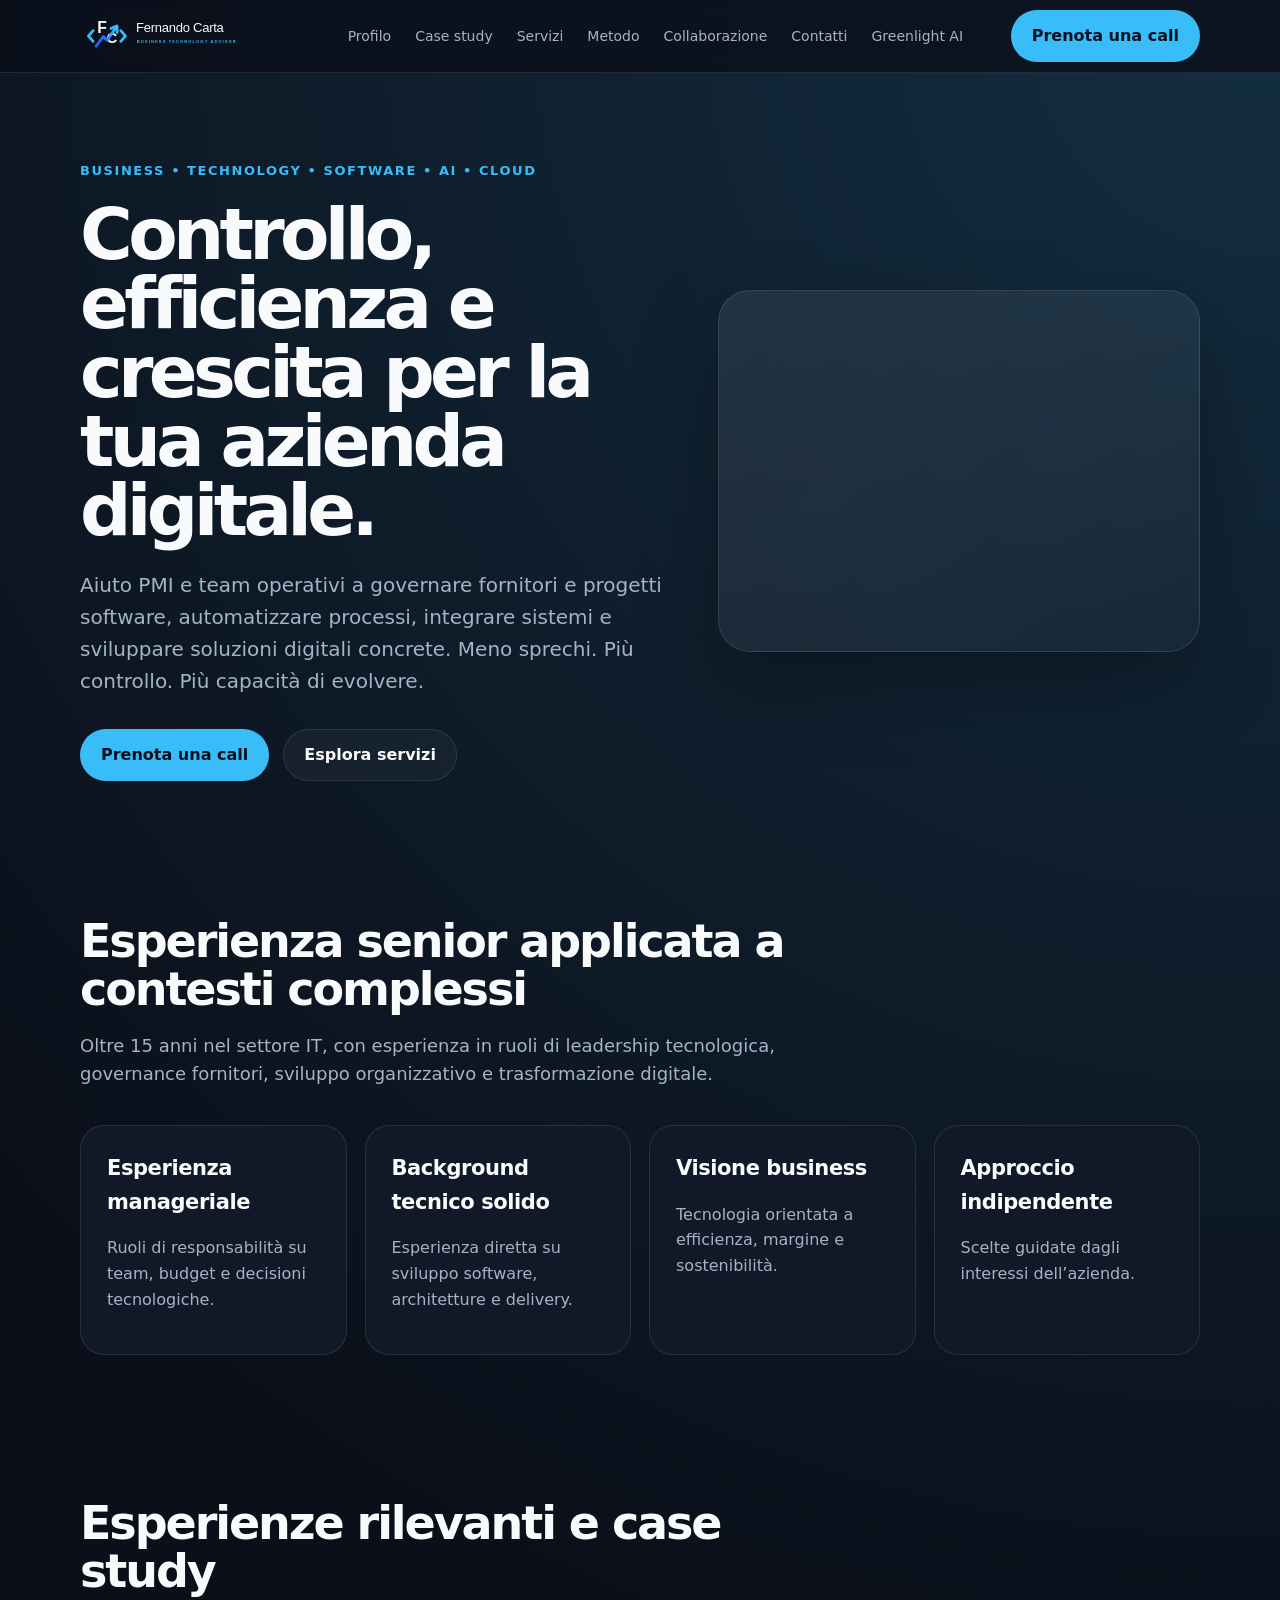
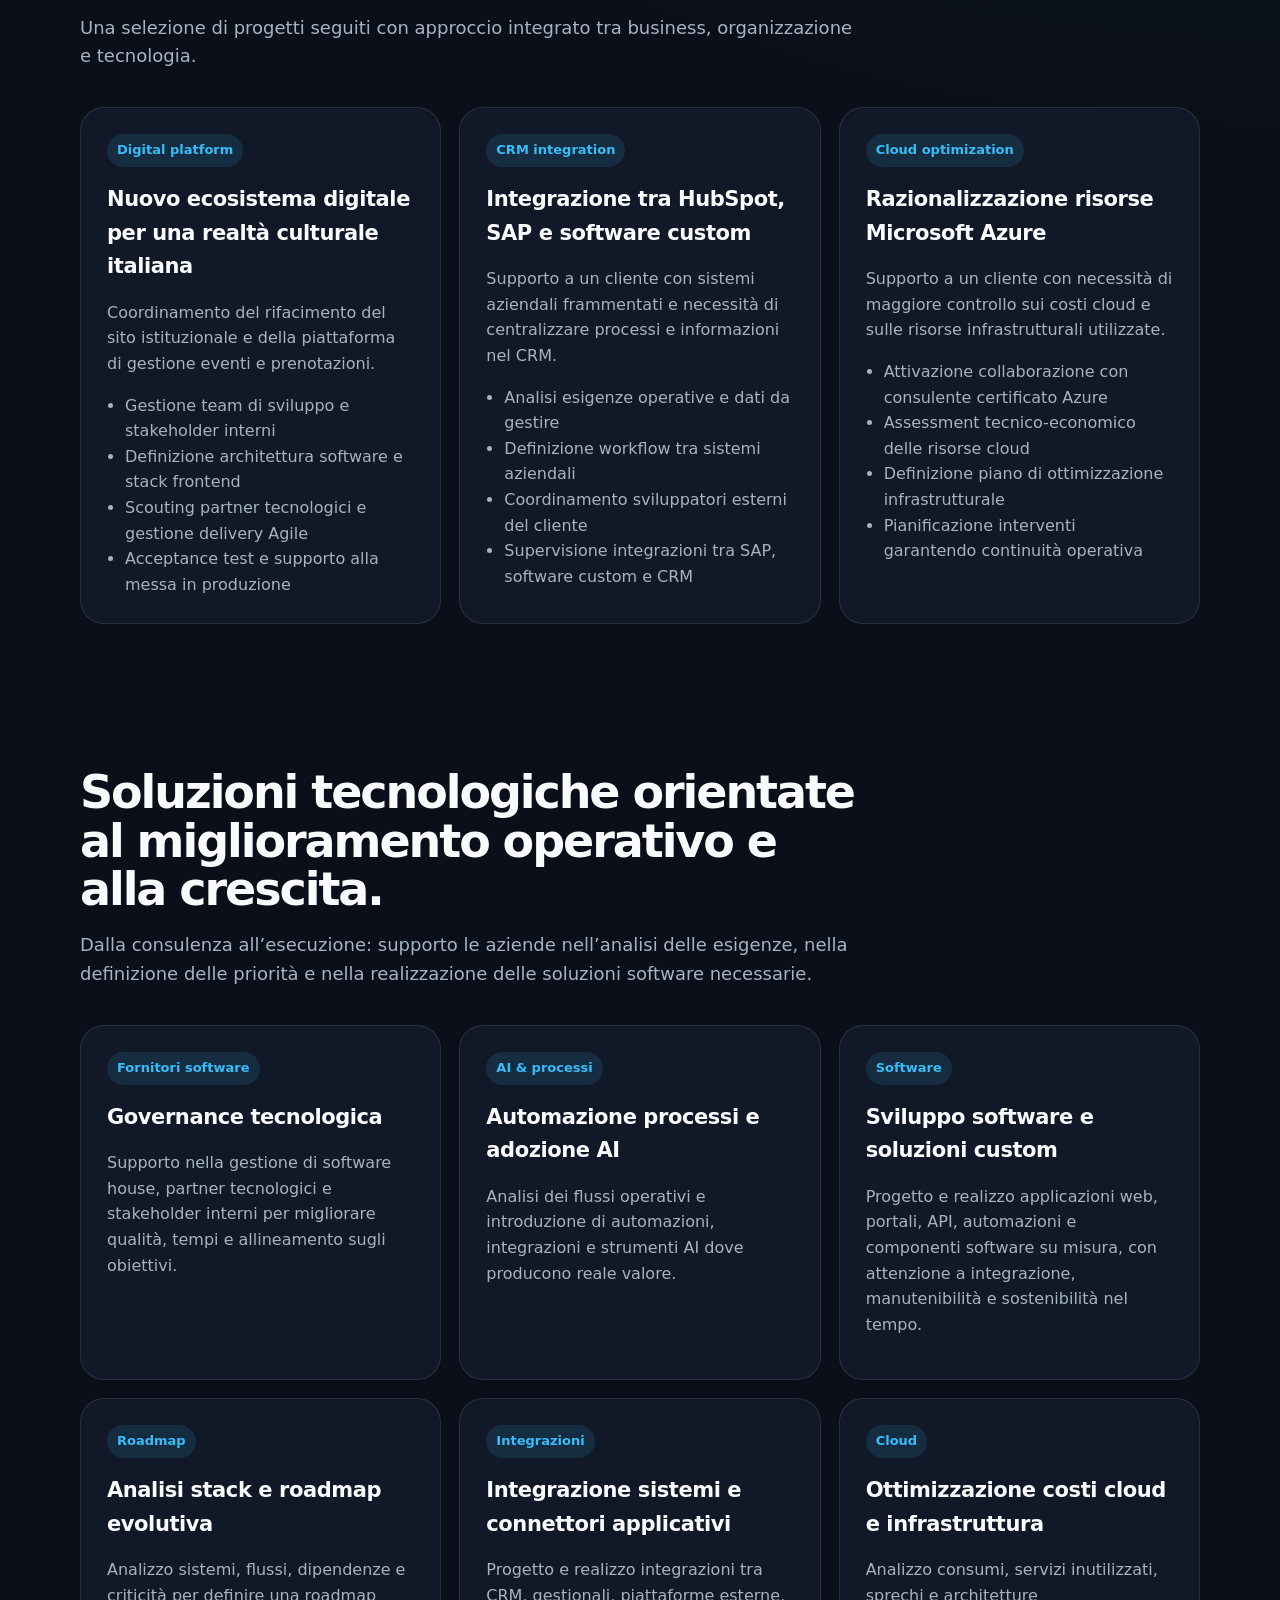
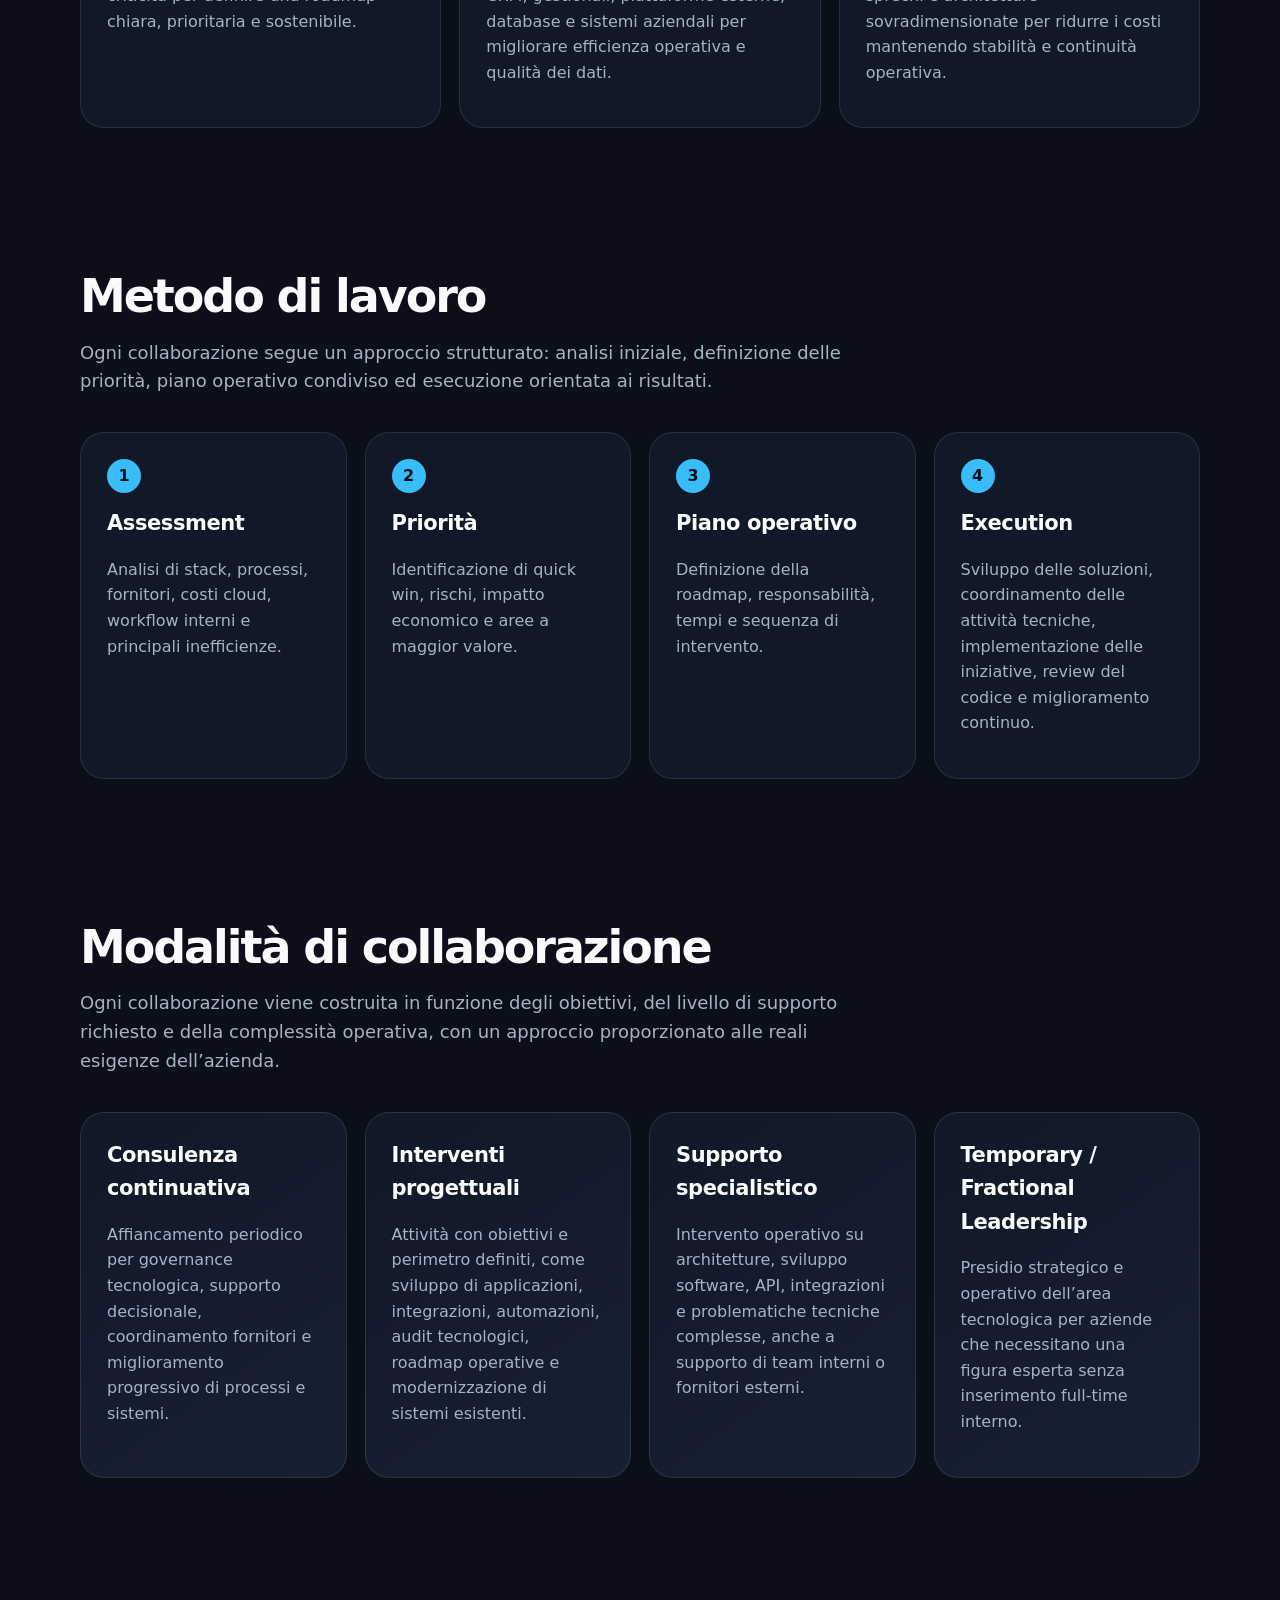
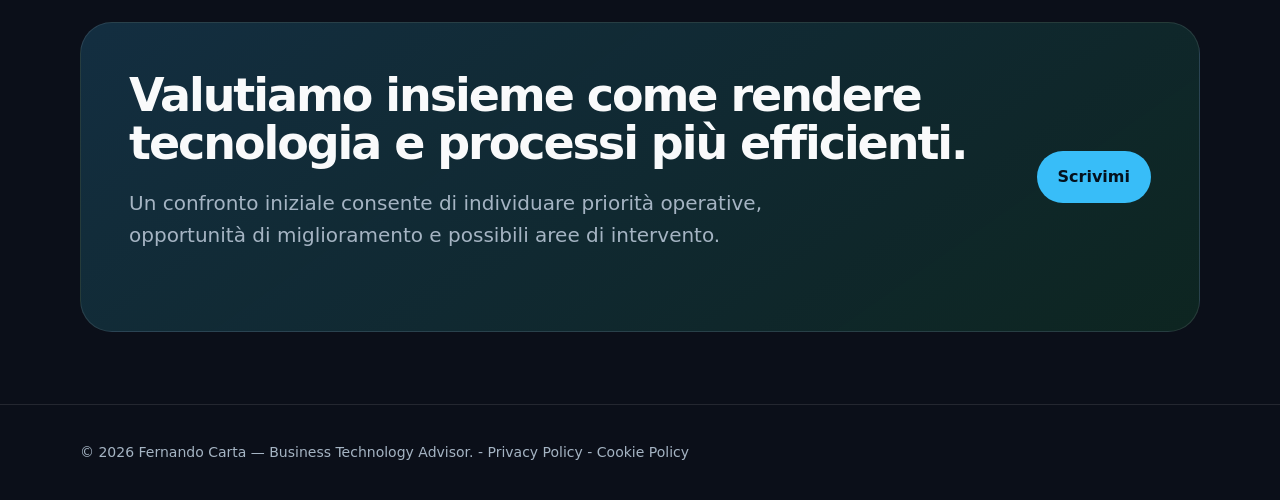
<file: index.html>
<!DOCTYPE html>
<html lang="it">
<head>
  <meta charset="UTF-8" />
  <meta name="viewport" content="width=device-width, initial-scale=1.0" />
  <title>Fernando Carta | Consulenza Tech e Sviluppo Software per PMI</title>
  <meta name="description" content="Consulenza tecnologica e sviluppo software per PMI: applicazioni custom, AI, automazione, integrazioni, cloud, roadmap e governance dei fornitori." />

  <link rel="icon" href="assets/favicons/favicon.ico" sizes="any">
  <link rel="icon" type="image/svg+xml" href="assets/favicons/favicon.svg">
  <link rel="apple-touch-icon" href="assets/favicons/apple-touch-icon.png">
  <link rel="manifest" href="assets/favicons/site.webmanifest">
  <link rel="stylesheet" href="assets/style.css">
  <script type="application/ld+json">
    {
      "@context": "https://schema.org",
      "@type": "Person",
      "name": "Fernando Carta",
      "url": "https://fernandocarta.it",
      "jobTitle": "Business Technology Advisor",
      "description": "Consulenza tecnologica e sviluppo software per PMI: applicazioni custom, AI, automazione, integrazioni, cloud, roadmap e governance dei fornitori.",
      "knowsAbout": [
        "Business Technology",
        "Artificial Intelligence",
        "Automation",
        "Cloud Optimization",
        "Digital Strategy",
        "Software Governance",
        "Software Development",
        "Web Applications",
        "API Development",
        "System Integration",
        "Legacy Modernization"
      ],
      "worksFor": {
        "@type": "Organization",
        "name": "Fernando Carta"
      },
      "areaServed": {
        "@type": "Country",
        "name": "Italy"
      }
    }
    </script>
</head>
<body>
  <header>
    <div class="container">
      <nav>
        <a class="logo-link" href="#" aria-label="Fernando Carta - homepage"><img src="assets/logo-horizontal-dark.svg" alt="Fernando Carta - Business Technology Advisor" /></a>
        <div class="nav-links">
          <a href="#credibilita">Profilo</a>
          <a href="#case-study">Case study</a>
          <a href="#servizi">Servizi</a>
          <a href="#metodo">Metodo</a>
          <a href="#offerte">Collaborazione</a>
          <a href="#contatti">Contatti</a>
          <a href="/greenlight-ai">Greenlight AI</a>
          <!-- <a href="/workai-os">Workai OS</a> -->

        </div>
        <a class="btn btn-primary" href="https://meetings-eu1.hubspot.com/fernando-carta" target="_blank" rel="noopener">Prenota una call</a>
      </nav>
    </div>
  </header>

  <main>
    <section class="hero">
      <div class="container hero-grid">
        <div>
          <div class="eyebrow">Business • Technology • Software • AI • Cloud</div>
          <h1>Controllo, efficienza e crescita per la tua azienda digitale.</h1>
          <p class="lead">
            Aiuto PMI e team operativi a governare fornitori e progetti software, automatizzare processi, integrare sistemi e sviluppare soluzioni digitali concrete. Meno sprechi. Più controllo. Più capacità di evolvere.
          </p>
          <div class="hero-actions">
            <a class="btn btn-primary" href="https://meetings-eu1.hubspot.com/fernando-carta" target="_blank" rel="noopener">Prenota una call</a>
            <a class="btn btn-secondary" href="#servizi">Esplora servizi</a>
          </div>
        </div>
        <picture class="hero-visual">
          <source media="(max-width: 880px)" srcset="assets/hero/hero-visual-mobile.jpg">
          <img
            src="assets/hero/hero-visual-desktop.jpg"
            alt="Architettura digitale astratta con strutture modulari e connessioni tecnologiche"
            width="1200"
            height="900"
            loading="eager"
            decoding="async"
          >
        </picture>
      </div>
    </section>

    <section id="credibilita">
      <div class="container">
        <div class="section-title">
          <h2>Esperienza senior applicata a contesti complessi</h2>
          <p>Oltre 15 anni nel settore IT, con esperienza in ruoli di leadership tecnologica, governance fornitori, sviluppo organizzativo e trasformazione digitale.</p>
        </div>
        <div class="grid-4">
          <div class="card">
            <h3>Esperienza manageriale</h3>
            <p>Ruoli di responsabilità su team, budget e decisioni tecnologiche.</p>
          </div>
          <div class="card">
            <h3>Background tecnico solido</h3>
            <p>Esperienza diretta su sviluppo software, architetture e delivery.</p>
          </div>
          <div class="card">
            <h3>Visione business</h3>
            <p>Tecnologia orientata a efficienza, margine e sostenibilità.</p>
          </div>
          <div class="card">
            <h3>Approccio indipendente</h3>
            <p>Scelte guidate dagli interessi dell’azienda.</p>
          </div>
        </div>
      </div>
    </section>

    <section id="case-study">
      <div class="container">
        <div class="section-title">
          <h2>Esperienze rilevanti e case study</h2>
          <p>Una selezione di progetti seguiti con approccio integrato tra business, organizzazione e tecnologia.</p>
        </div>
        <div class="grid-3">
          <div class="card">
            <span class="tag">Digital platform</span>
            <h3>Nuovo ecosistema digitale per una realtà culturale italiana</h3>
            <p>Coordinamento del rifacimento del sito istituzionale e della piattaforma di gestione eventi e prenotazioni.</p>
            <ul>
              <li>Gestione team di sviluppo e stakeholder interni</li>
              <li>Definizione architettura software e stack frontend</li>
              <li>Scouting partner tecnologici e gestione delivery Agile</li>
              <li>Acceptance test e supporto alla messa in produzione</li>
            </ul>
          </div>
          <div class="card">
            <span class="tag">CRM integration</span>
            <h3>Integrazione tra HubSpot, SAP e software custom</h3>
            <p>Supporto a un cliente con sistemi aziendali frammentati e necessità di centralizzare processi e informazioni nel CRM.</p>
            <ul>
              <li>Analisi esigenze operative e dati da gestire</li>
              <li>Definizione workflow tra sistemi aziendali</li>
              <li>Coordinamento sviluppatori esterni del cliente</li>
              <li>Supervisione integrazioni tra SAP, software custom e CRM</li>
            </ul>
          </div>
          <div class="card">
            <span class="tag">Cloud optimization</span>
            <h3>Razionalizzazione risorse Microsoft Azure</h3>
            <p>Supporto a un cliente con necessità di maggiore controllo sui costi cloud e sulle risorse infrastrutturali utilizzate.</p>
            <ul>
              <li>Attivazione collaborazione con consulente certificato Azure</li>
              <li>Assessment tecnico-economico delle risorse cloud</li>
              <li>Definizione piano di ottimizzazione infrastrutturale</li>
              <li>Pianificazione interventi garantendo continuità operativa</li>
            </ul>
          </div>
        </div>
      </div>
    </section>

    <!-- <section id="sfide">
      <div class="container">
        <div class="section-title">
          <h2>Sfide comuni nelle aziende in crescita</h2>
          <p>
            Molte aziende convivono con inefficienze operative o tecnologiche che rallentano i risultati, aumentano i costi e complicano il lavoro quotidiano.
          </p>
        </div>
        <div class="grid-3">
          <div class="card">
            <h3>I progetti avanzano lentamente</h3>
            <p>Priorità non sempre chiare, tempi estesi, dipendenze esterne e poca visibilità sull’avanzamento delle attività.</p>
          </div>
          <div class="card">
            <h3>I processi interni richiedono troppo lavoro manuale</h3>
            <p>Attività ripetitive, passaggi non necessari e dispersione di tempo su attività operative a basso valore aggiunto.</p>
          </div>
          <div class="card">
            <h3>I costi IT aumentano progressivamente</h3>
            <p>Cloud, licenze, strumenti e infrastrutture crescono nel tempo senza una strategia strutturata di controllo e ottimizzazione.</p>
          </div>
          <div class="card">
            <h3>I sistemi non comunicano in modo efficace</h3>
            <p>CRM, gestionali, piattaforme esterne e database generano duplicazioni, rallentamenti o inefficienze nei flussi operativi.</p>
          </div>
          <div class="card">
            <h3>Manca una roadmap chiara</h3>
            <p>Molte iniziative aperte, urgenze continue e difficoltà nel definire priorità sostenibili e coerenti con gli obiettivi aziendali.</p>
          </div>
          <div class="card">
            <h3>L’AI interessa, ma serve concretezza</h3>
            <p>Esiste potenziale, ma servono casi d’uso realistici, sostenibili e realmente integrabili nei processi aziendali.</p>
          </div>
        </div>
        <div class="section-title section-title-spaced">
          <p>
            Se riconosci una o più di queste dinamiche, esistono spesso margini di miglioramento significativi.
          </p>
        </div>
      </div>
    </section> -->

    <section id="servizi">
      <div class="container">
        <div class="section-title">
          <h2>Soluzioni tecnologiche orientate al miglioramento operativo e alla crescita.</h2>
          <p>Dalla consulenza all’esecuzione: supporto le aziende nell’analisi delle esigenze, nella definizione delle priorità e nella realizzazione delle soluzioni software necessarie.</p>
        </div>
        <div class="grid-3">
          <div class="card">
            <span class="tag">Fornitori software</span>
            <h3>Governance tecnologica</h3>
            <p>Supporto nella gestione di software house, partner tecnologici e stakeholder interni per migliorare qualità, tempi e allineamento sugli obiettivi.</p>
          </div>
          <div class="card">
            <span class="tag">AI & processi</span>
            <h3>Automazione processi e adozione AI</h3>
            <p>Analisi dei flussi operativi e introduzione di automazioni, integrazioni e strumenti AI dove producono reale valore.</p>
          </div>
          <div class="card">
            <span class="tag">Software</span>
            <h3>Sviluppo software e soluzioni custom</h3>
            <p>Progetto e realizzo applicazioni web, portali, API, automazioni e componenti software su misura, con attenzione a integrazione, manutenibilità e sostenibilità nel tempo.</p>
          </div>
          <div class="card">
            <span class="tag">Roadmap</span>
            <h3>Analisi stack e roadmap evolutiva</h3>
            <p>Analizzo sistemi, flussi, dipendenze e criticità per definire una roadmap chiara, prioritaria e sostenibile.</p>
          </div>
          <div class="card">
            <span class="tag">Integrazioni</span>
            <h3>Integrazione sistemi e connettori applicativi</h3>
            <p>Progetto e realizzo integrazioni tra CRM, gestionali, piattaforme esterne, database e sistemi aziendali per migliorare efficienza operativa e qualità dei dati.</p>
          </div>
          <div class="card">
            <span class="tag">Cloud</span>
            <h3>Ottimizzazione costi cloud e infrastruttura</h3>
            <p>Analizzo consumi, servizi inutilizzati, sprechi e architetture sovradimensionate per ridurre i costi mantenendo stabilità e continuità operativa.</p>
          </div>
        </div>
      </div>
    </section>

    <section id="metodo">
      <div class="container">
        <div class="section-title">
          <h2>Metodo di lavoro</h2>
          <p>Ogni collaborazione segue un approccio strutturato: analisi iniziale, definizione delle priorità, piano operativo condiviso ed esecuzione orientata ai risultati.</p>
        </div>
        <div class="grid-4 process">
          <div class="card">
            <h3>Assessment</h3>
            <p>Analisi di stack, processi, fornitori, costi cloud, workflow interni e principali inefficienze.</p>
          </div>
          <div class="card">
            <h3>Priorità</h3>
            <p>Identificazione di quick win, rischi, impatto economico e aree a maggior valore.</p>
          </div>
          <div class="card">
            <h3>Piano operativo</h3>
            <p>Definizione della roadmap, responsabilità, tempi e sequenza di intervento.</p>
          </div>
          <div class="card">
            <h3>Execution</h3>
            <p>Sviluppo delle soluzioni, coordinamento delle attività tecniche, implementazione delle iniziative, review del codice e miglioramento continuo.</p>
          </div>
        </div>
      </div>
    </section>

    <section id="offerte">
      <div class="container">
        <div class="section-title">
          <h2>Modalità di collaborazione</h2>
          <p>Ogni collaborazione viene costruita in funzione degli obiettivi, del livello di supporto richiesto e della complessità operativa, con un approccio proporzionato alle reali esigenze dell’azienda.</p>
        </div>
        <div class="grid-4">
          <div class="card offer">
            <h3>Consulenza continuativa</h3>
            <p>Affiancamento periodico per governance tecnologica, supporto decisionale, coordinamento fornitori e miglioramento progressivo di processi e sistemi.</p>
          </div>
          <div class="card offer">
            <h3>Interventi progettuali</h3>
            <p>Attività con obiettivi e perimetro definiti, come sviluppo di applicazioni, integrazioni, automazioni, audit tecnologici, roadmap operative e modernizzazione di sistemi esistenti.</p>
          </div>
          <div class="card offer">
            <h3>Supporto specialistico</h3>
            <p>Intervento operativo su architetture, sviluppo software, API, integrazioni e problematiche tecniche complesse, anche a supporto di team interni o fornitori esterni.</p>
          </div>
          <div class="card offer">
            <h3>Temporary / Fractional Leadership</h3>
            <p>Presidio strategico e operativo dell’area tecnologica per aziende che necessitano una figura esperta senza inserimento full-time interno.</p>
          </div>
        </div>
      </div>
    </section>

    <section id="contatti">
      <div class="container">
        <div class="cta">
          <div>
            <h2>Valutiamo insieme come rendere tecnologia e processi più efficienti.</h2>
            <p class="lead">Un confronto iniziale consente di individuare priorità operative, opportunità di miglioramento e possibili aree di intervento.</p>
          </div>
          <a class="btn btn-primary" href="mailto:fernando.carta@gmail.com">Scrivimi</a>
        </div>
      </div>
    </section>
  </main>

  <footer>
    <div class="container">
      © 2026 Fernando Carta — Business Technology Advisor. <!-- P.IVA: -->
      <a href="/privacy-policy"> - Privacy Policy</a>
      <a href="/cookie-policy"> - Cookie Policy</a>
    </div>
  </footer>
<!-- Start of HubSpot Embed Code -->
  <script type="text/javascript" id="hs-script-loader" async defer src="//js-eu1.hs-scripts.com/148210624.js"></script>
<!-- End of HubSpot Embed Code -->
</body>
</html>
</file>
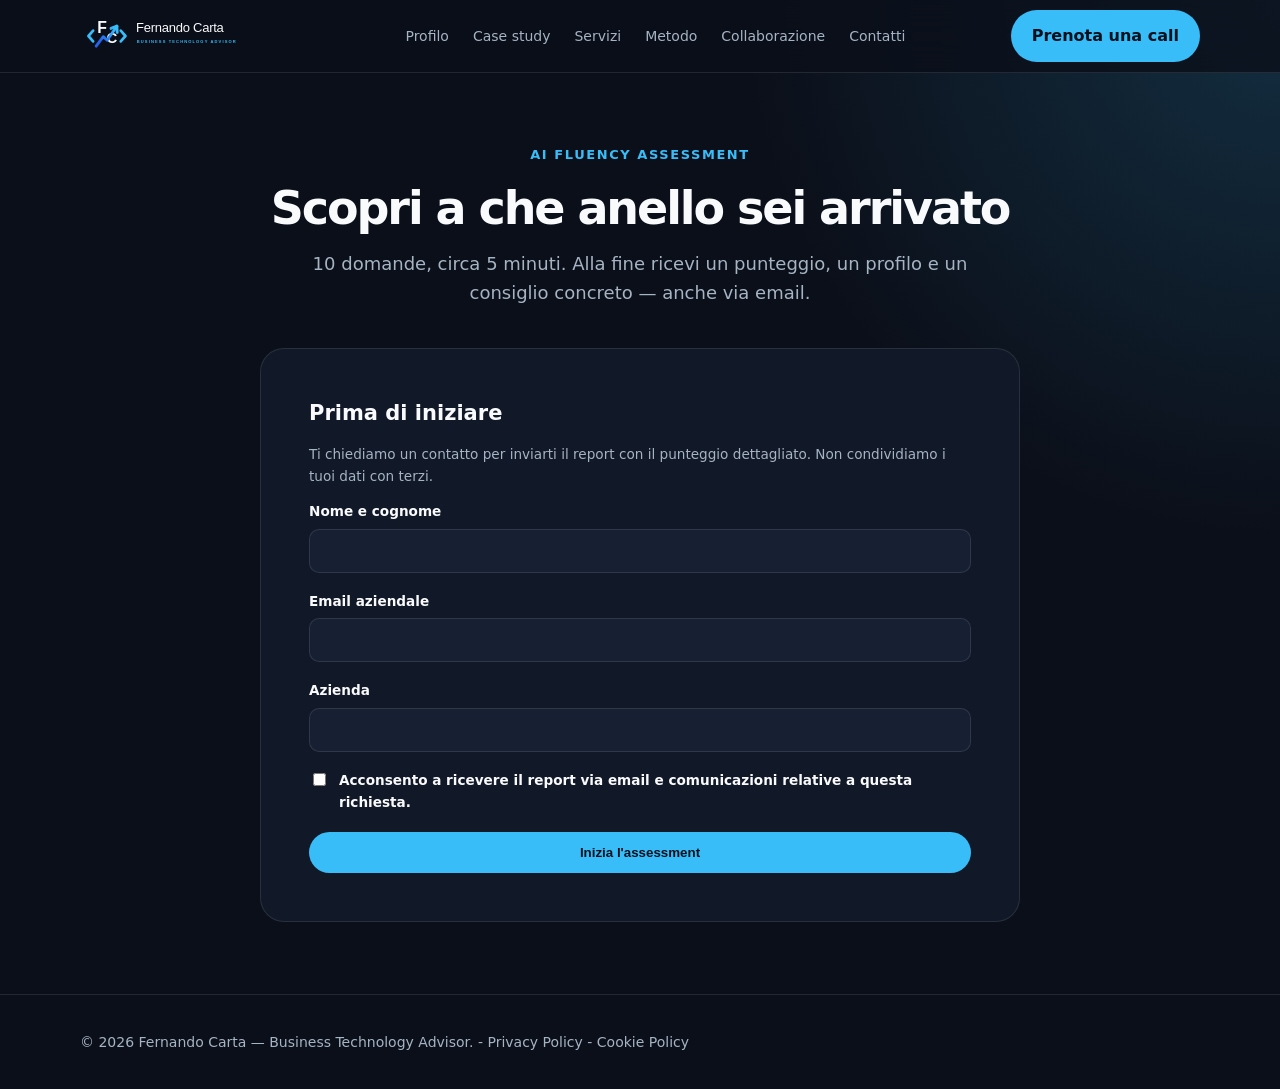
<file: assessment.html>
<!DOCTYPE html>
<html lang="it">
<head>
<meta charset="UTF-8">
<meta name="viewport" content="width=device-width, initial-scale=1.0">
<title>AI Fluency Assessment — Greenlight AI</title>
<meta name="description" content="Scopri in 5 minuti a che punto è la tua azienda nell'uso responsabile dell'AI. Punteggio immediato e consiglio personalizzato.">
<meta name="robots" content="index, follow">

<link rel="icon" href="assets/favicons/favicon.ico" sizes="any">
<link rel="icon" type="image/svg+xml" href="assets/favicons/favicon.svg">
<link rel="apple-touch-icon" href="assets/favicons/apple-touch-icon.png">
<link rel="manifest" href="assets/favicons/site.webmanifest">

<link rel="canonical" href="https://fernandocarta.it/assessment">
<meta property="og:type" content="website">
<meta property="og:site_name" content="Greenlight AI">
<meta property="og:locale" content="it_IT">
<meta property="og:title" content="AI Fluency Assessment — Greenlight AI">
<meta property="og:description" content="Scopri in 5 minuti a che punto è la tua azienda nell'uso responsabile dell'AI. Punteggio immediato e consiglio personalizzato.">
<meta property="og:url" content="https://fernandocarta.it/assessment">
<meta property="og:image" content="https://fernandocarta.it/assets/og-image.jpg">
<meta property="og:image:width" content="1200">
<meta property="og:image:height" content="630">
<meta name="twitter:card" content="summary_large_image">
<meta name="twitter:title" content="AI Fluency Assessment — Greenlight AI">
<meta name="twitter:description" content="Scopri in 5 minuti a che punto è la tua azienda nell'uso responsabile dell'AI. Punteggio immediato e consiglio personalizzato.">
<meta name="twitter:image" content="https://fernandocarta.it/assets/og-image.jpg">
<meta name="theme-color" content="#0b0f19">

<!-- Dati strutturati (JSON-LD) per motori di ricerca -->
<script type="application/ld+json">
{
  "@context": "https://schema.org",
  "@graph": [
    {
      "@type": "WebSite",
      "@id": "https://fernandocarta.it/#website",
      "url": "https://fernandocarta.it/",
      "name": "Fernando Carta",
      "inLanguage": "it-IT"
    },
    {
      "@type": "WebPage",
      "@id": "https://fernandocarta.it/assessment#webpage",
      "url": "https://fernandocarta.it/assessment",
      "name": "AI Fluency Assessment — Greenlight AI",
      "description": "Scopri in 5 minuti a che punto è la tua azienda nell'uso responsabile dell'AI. Punteggio immediato e consiglio personalizzato.",
      "inLanguage": "it-IT",
      "isPartOf": { "@id": "https://fernandocarta.it/#website" },
      "about": { "@id": "https://fernandocarta.it/greenlight-ai#service" },
      "primaryImageOfPage": "https://fernandocarta.it/assets/og-image.jpg"
    }
  ]
}
</script>

<!-- Stile condiviso del sito principale (stesso foglio di index.html / greenlight-ai.html) -->
<link rel="stylesheet" href="assets/style.css">

<!--
  Estensioni minime, solo per questa pagina: i componenti del quiz (barre di
  progresso, opzioni, gauge, card per dimensione) non hanno equivalenti in
  assets/style.css, quindi restano qui, costruiti con le stesse variabili
  CSS del sito (--card, --card-2, --text, --muted, --accent, --accent-2,
  --border) per restare coerenti con il resto del sito.
-->
<style>
  .text-center { text-align: center; }
  .mx-auto { margin-left: auto; margin-right: auto; }
  .hidden { display: none !important; }
  .btn-block { width: 100%; justify-content: center; }

  .assess-shell {
    max-width: 760px;
    margin: 40px auto 0;
    background: var(--card);
    border: 1px solid var(--border);
    border-radius: 24px;
    padding: 48px;
  }
  @media (max-width: 640px) { .assess-shell { padding: 28px 20px; } }
  .assess-shell h3 { color: var(--text); font-size: 21px; margin: 0 0 10px; }

  .progress-track { height: 6px; background: rgba(255,255,255,.08); border-radius: 999px; overflow: hidden; margin-bottom: 8px; }
  .progress-fill { height: 100%; background: var(--accent); border-radius: 999px; transition: width .3s ease; width: 0%; }
  .progress-label { font-size: .78rem; color: var(--muted); margin-bottom: 32px; }

  .q-block { margin-bottom: 36px; }
  .q-block:last-child { margin-bottom: 0; }
  .q-num { font-size: .78rem; font-weight: 700; color: var(--accent); letter-spacing: .05em; text-transform: uppercase; margin-bottom: 6px; }
  .q-text { font-size: 1.1rem; font-weight: 700; color: var(--text); margin-bottom: 16px; }

  .opt-list { display: flex; flex-direction: column; gap: 10px; }
  .opt { display: flex; align-items: center; gap: 12px; padding: 13px 16px; border: 1.5px solid var(--border); border-radius: 12px; cursor: pointer; transition: border-color .15s ease, background .15s ease; }
  .opt:hover { border-color: var(--accent); background: rgba(56,189,248,.06); }
  .opt.selected { border-color: var(--accent); background: rgba(56,189,248,.1); }
  .opt input { accent-color: var(--accent); width: 17px; height: 17px; flex-shrink: 0; }
  .opt span { font-size: .93rem; color: var(--text); }

  .step-nav { display: flex; justify-content: space-between; margin-top: 40px; gap: 12px; }

  .field { margin-bottom: 18px; text-align: left; }
  .field label { display: block; font-size: .85rem; font-weight: 600; color: var(--text); margin-bottom: 6px; }
  .field input { width: 100%; padding: 12px 14px; border: 1px solid var(--border); border-radius: 10px; font-family: inherit; font-size: .95rem; background: var(--card-2); color: var(--text); }
  .field input:focus { outline: none; border-color: var(--accent); }
  .field-checkbox { display: flex; align-items: flex-start; gap: 10px; font-size: .82rem; color: var(--muted); }
  .field-checkbox input { width: auto; margin-top: 3px; }

  .result-head { text-align: center; margin-bottom: 36px; }
  .result-head .eyebrow-label { font-size: .95rem; font-weight: 600; color: var(--muted); margin-bottom: 4px; }
  .gauge-wrap { display: flex; justify-content: center; margin: 12px 0 8px; }
  .gauge-score { font-size: 2.6rem; font-weight: 700; fill: var(--text); }
  .gauge-outof { font-size: .95rem; color: var(--muted); text-align: center; }

  .ring-pill { display: inline-flex; align-items: center; gap: 8px; background: var(--card-2); border: 1px solid var(--border); color: var(--text); padding: 10px 22px; border-radius: 999px; font-weight: 700; margin-top: 14px; }
  .ring-pill .kanji { color: var(--accent); font-size: 1.1rem; }

  .dim-grid { display: grid; grid-template-columns: repeat(auto-fit, minmax(220px, 1fr)); gap: 16px; margin: 32px 0; }
  .dim-card { background: var(--card-2); border-left: 3px solid var(--accent); border-radius: 10px; padding: 16px 18px; }
  .dim-card__top { display: flex; justify-content: space-between; font-size: .9rem; font-weight: 700; color: var(--text); margin-bottom: 8px; }
  .dim-bar-track { height: 8px; background: rgba(255,255,255,.1); border-radius: 999px; overflow: hidden; }
  .dim-bar-fill { height: 100%; border-radius: 999px; background: linear-gradient(90deg, var(--accent) 0%, var(--accent-2) 100%); width: 0%; transition: width 1s ease; }

  .meaning-box { background: var(--card-2); border: 1px solid var(--border); border-radius: 16px; padding: 26px 28px; margin: 8px 0 32px; }
  .meaning-box h3 { margin-bottom: 10px; }
  .meaning-box p { color: var(--muted); margin: 0; }

  .next-step-box { background: linear-gradient(145deg, rgba(56,189,248,.14), rgba(34,197,94,.1)); border: 1px solid var(--border); border-radius: 16px; padding: 26px 28px; margin-bottom: 28px; }
  .next-step-box h3 { color: var(--text); margin-bottom: 8px; }
  .next-step-box p { color: var(--muted); margin: 0; }

  .small { font-size: .85rem; color: var(--muted); }
</style>
</head>
<body>

<header>
  <div class="container">
    <nav>
      <a class="logo-link" href="/" aria-label="Fernando Carta - homepage"><img src="assets/logo-horizontal-dark.svg" alt="Fernando Carta - Business Technology Advisor" /></a>
      <div class="nav-links">
        <a href="/#credibilita">Profilo</a>
        <a href="/#case-study">Case study</a>
        <a href="/#servizi">Servizi</a>
        <a href="/#metodo">Metodo</a>
        <a href="/#offerte">Collaborazione</a>
        <a href="/#contatti">Contatti</a>
      </div>
      <a class="btn btn-primary" href="https://meetings-eu1.hubspot.com/fernando-carta" target="_blank" rel="noopener">Prenota una call</a>
    </nav>
  </div>
</header>

<main>
  <section id="assessment">
    <div class="container">
      <div class="section-title text-center mx-auto">
        <div class="eyebrow">AI Fluency Assessment</div>
        <h2>Scopri a che anello sei arrivato</h2>
        <p class="lead mx-auto">10 domande, circa 5 minuti. Alla fine ricevi un punteggio, un profilo e un consiglio concreto — anche via email.</p>
      </div>

      <div class="assess-shell">

        <!-- STEP 0 — email gate -->
        <div id="step-intro">
          <h3>Prima di iniziare</h3>
          <p class="small">Ti chiediamo un contatto per inviarti il report con il punteggio dettagliato. Non condividiamo i tuoi dati con terzi.</p>
          <form id="intro-form">
            <div class="field">
              <label for="i-name">Nome e cognome</label>
              <input type="text" id="i-name" required>
            </div>
            <div class="field">
              <label for="i-email">Email aziendale</label>
              <input type="email" id="i-email" required>
            </div>
            <div class="field">
              <label for="i-company">Azienda</label>
              <input type="text" id="i-company" required>
            </div>
            <div class="field field-checkbox">
              <input type="checkbox" id="i-consent" required>
              <label for="i-consent" style="margin:0;">Acconsento a ricevere il report via email e comunicazioni relative a questa richiesta.</label>
            </div>
            <button type="submit" class="btn btn-primary btn-block">Inizia l'assessment</button>
          </form>
        </div>

        <!-- STEP 1 — Part 1 of 2 -->
        <div id="step-1" class="hidden">
          <div class="progress-track"><div class="progress-fill" id="progress-1" style="width:0%;"></div></div>
          <div class="progress-label">Parte 1 di 2 — Delegation, Description, Discernment</div>
          <div id="quiz-part-1"></div>
          <div class="step-nav">
            <span></span>
            <button type="button" class="btn btn-secondary" id="to-step-2" disabled>Continua →</button>
          </div>
        </div>

        <!-- STEP 2 — Part 2 of 2 -->
        <div id="step-2" class="hidden">
          <div class="progress-track"><div class="progress-fill" id="progress-2" style="width:50%;"></div></div>
          <div class="progress-label">Parte 2 di 2 — Discernment, Diligence, Normativa</div>
          <div id="quiz-part-2"></div>
          <div class="step-nav">
            <button type="button" class="btn btn-secondary" id="back-to-1">← Indietro</button>
            <button type="button" class="btn btn-primary" id="see-results" disabled>Vedi il risultato →</button>
          </div>
        </div>

        <!-- STEP 3 — Risultati -->
        <div id="step-results" class="hidden">
          <div class="result-head">
            <div class="eyebrow-label">Il tuo punteggio Greenlight AI</div>
            <div class="gauge-wrap">
              <svg width="200" height="200" viewBox="0 0 200 200">
                <circle cx="100" cy="100" r="84" fill="none" stroke="rgba(255,255,255,.12)" stroke-width="16"/>
                <circle id="gauge-arc" cx="100" cy="100" r="84" fill="none" stroke="#38bdf8" stroke-width="16"
                        stroke-linecap="round" transform="rotate(-90 100 100)"
                        stroke-dasharray="527.8" stroke-dashoffset="527.8"/>
                <text x="100" y="108" text-anchor="middle" class="gauge-score" id="gauge-score-text">0</text>
              </svg>
            </div>
            <div class="gauge-outof">su 200 punti</div>
            <div class="ring-pill" id="ring-pill"><span class="kanji" id="ring-kanji">地</span> <span id="ring-label">Anello Chi</span></div>
          </div>

          <div class="dim-grid" id="dim-grid"></div>

          <div class="meaning-box">
            <h3>Cosa significa il tuo punteggio</h3>
            <p id="meaning-text"></p>
          </div>

          <div class="next-step-box">
            <h3>Prossimo passo consigliato</h3>
            <p id="next-step-text"></p>
          </div>

          <div class="text-center">
            <a href="https://meetings-eu1.hubspot.com/fernando-carta" class="btn btn-primary" id="cta-call">Prenota una call gratuita di 20 minuti</a>
            <p class="small" style="margin-top:16px;" id="email-note">Ti abbiamo anche inviato questo risultato via email.</p>
          </div>
        </div>

      </div>
    </div>
  </section>
</main>

<footer>
  <div class="container">
    © 2026 Fernando Carta — Business Technology Advisor.
    <a href="/privacy-policy"> - Privacy Policy</a>
    <a href="/cookie-policy"> - Cookie Policy</a>
  </div>
</footer>
<!-- Start of HubSpot Embed Code -->
<script type="text/javascript" id="hs-script-loader" async defer src="//js-eu1.hs-scripts.com/148210624.js"></script>
<!-- End of HubSpot Embed Code -->

<script src="assets/assessment.js"></script>
</body>
</html>
</file>
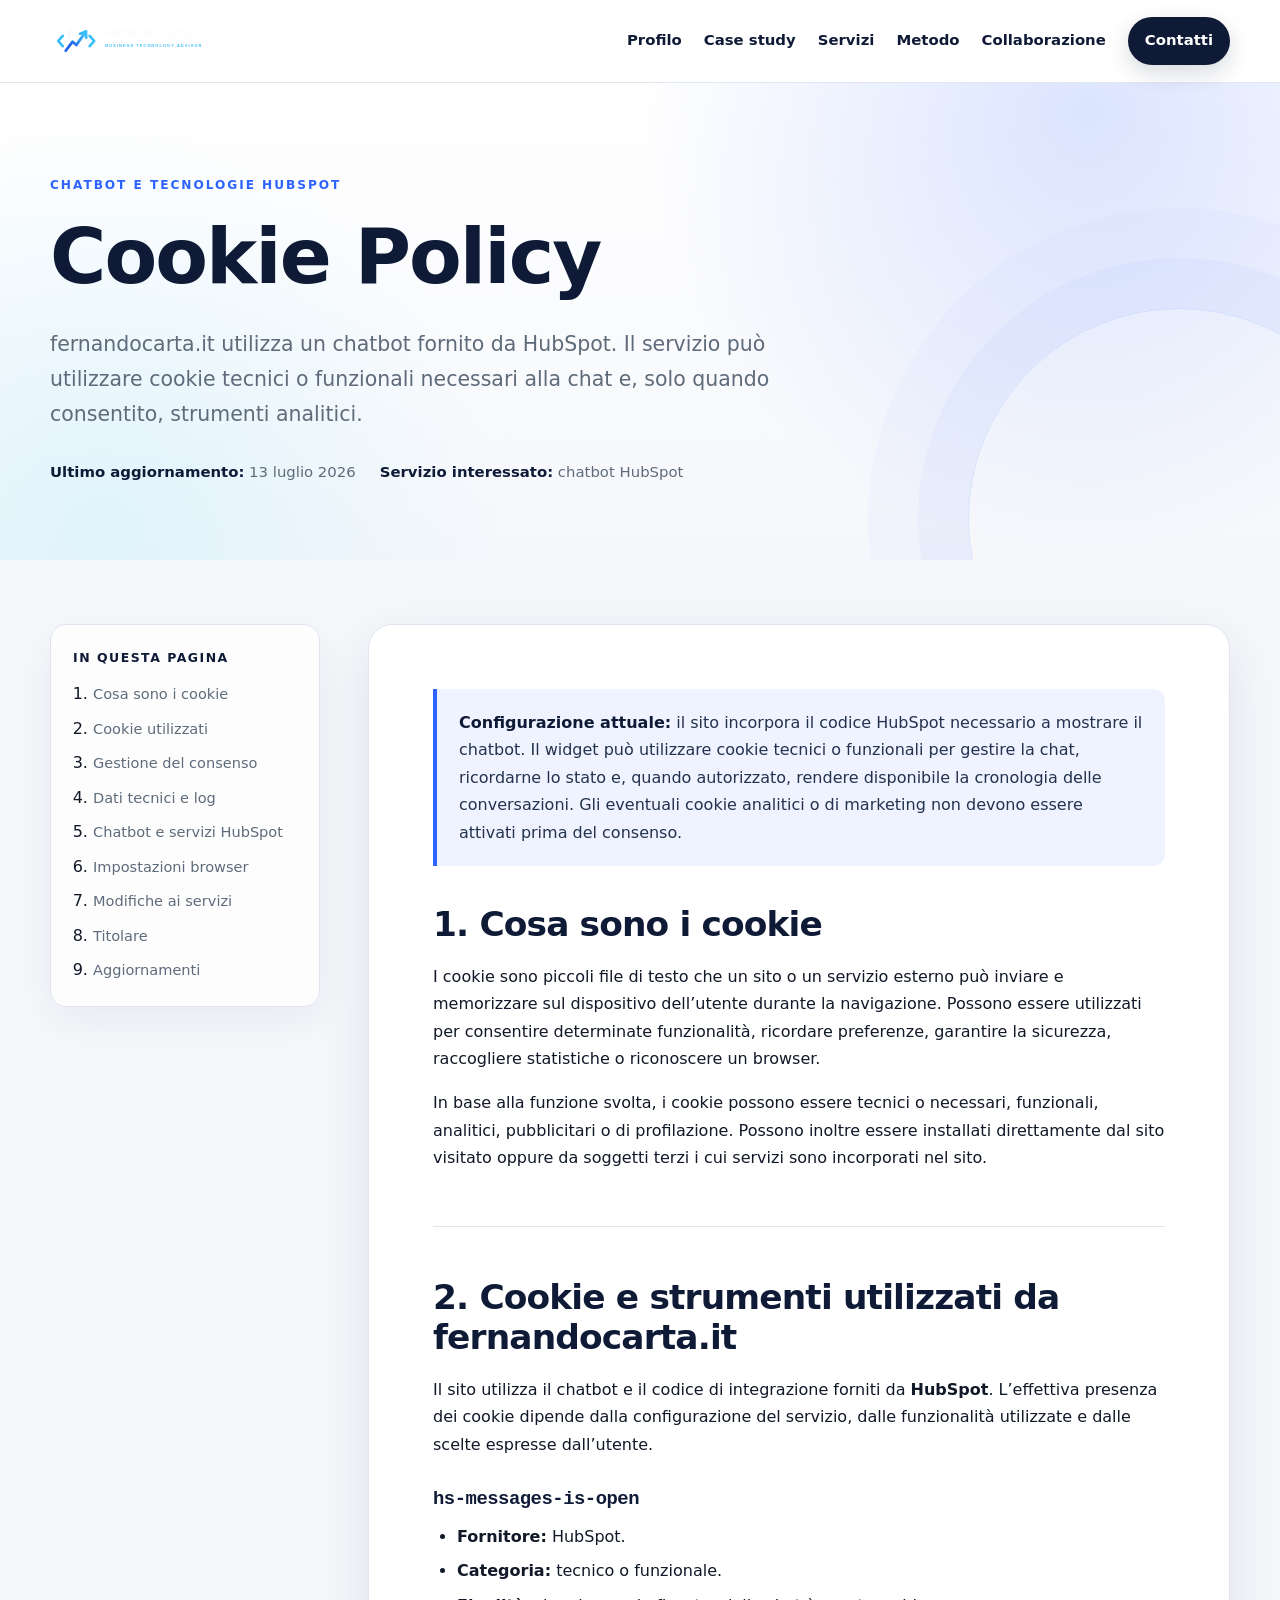
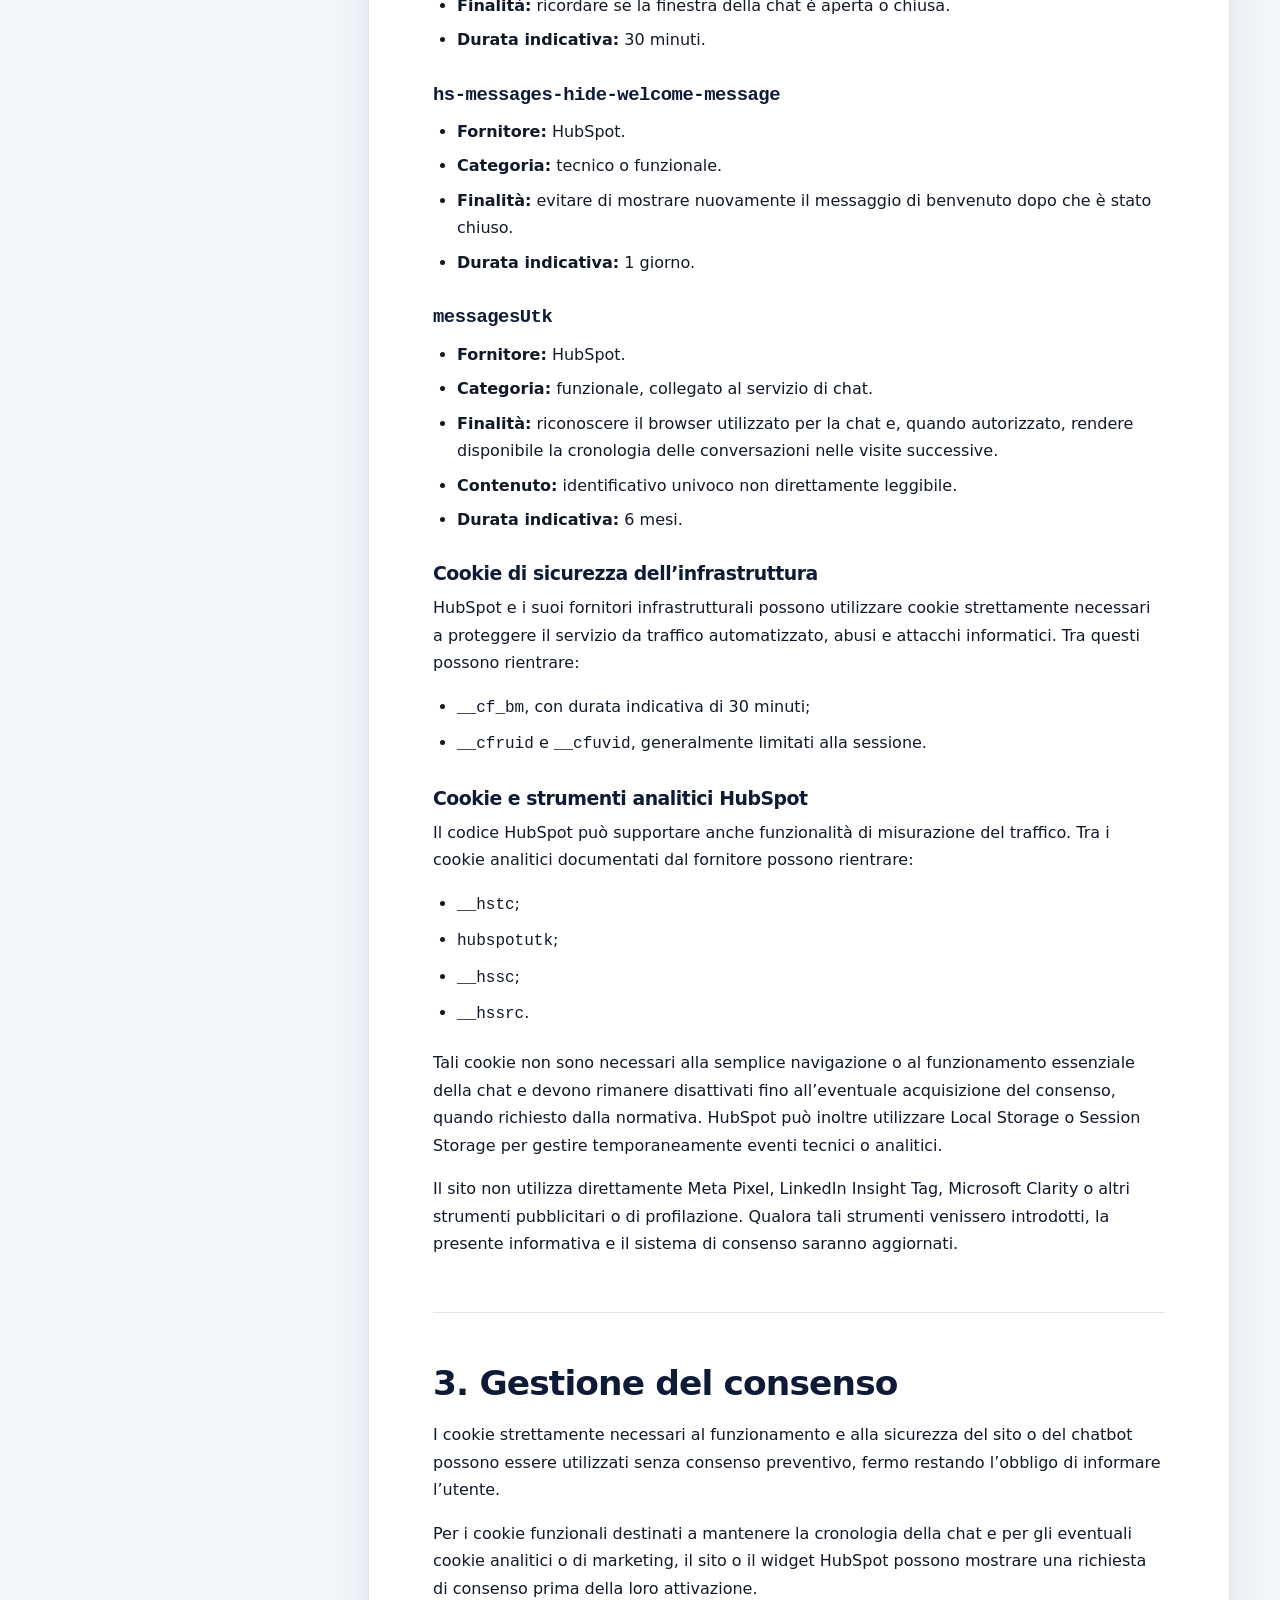
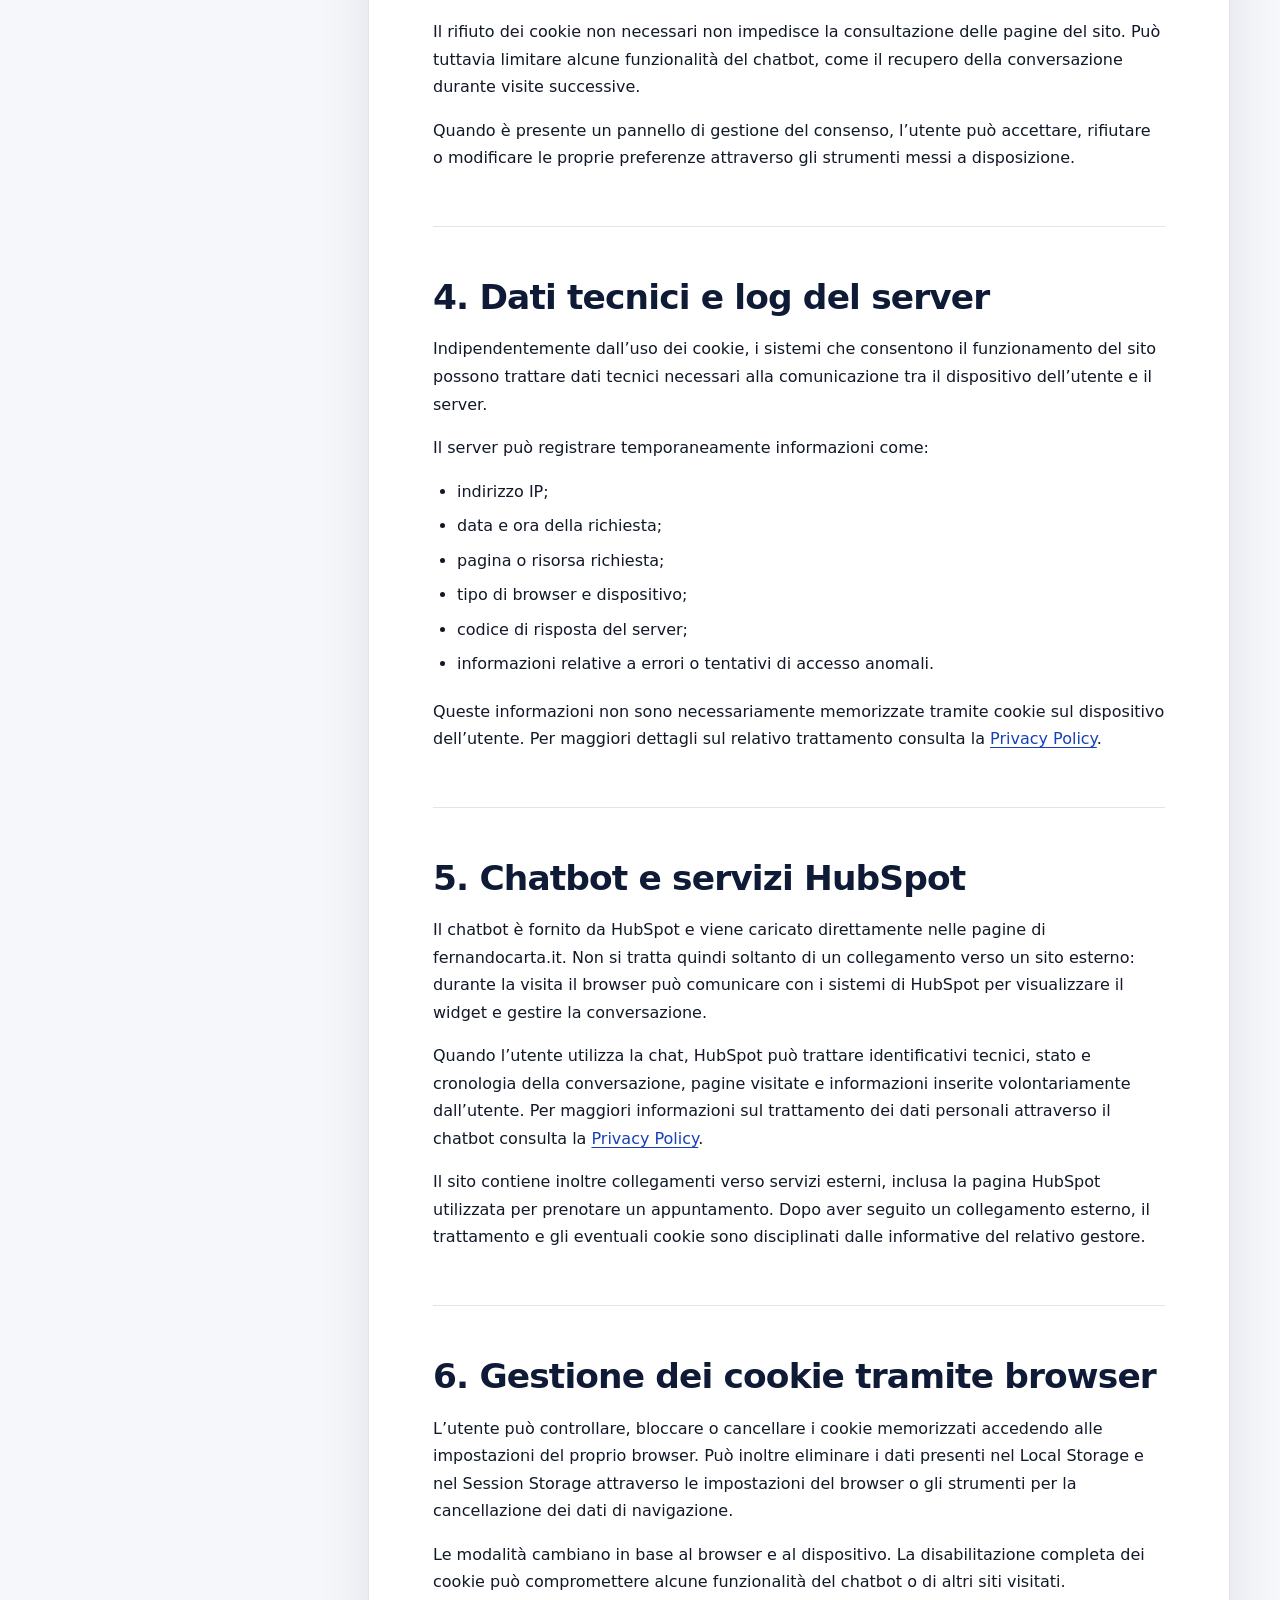
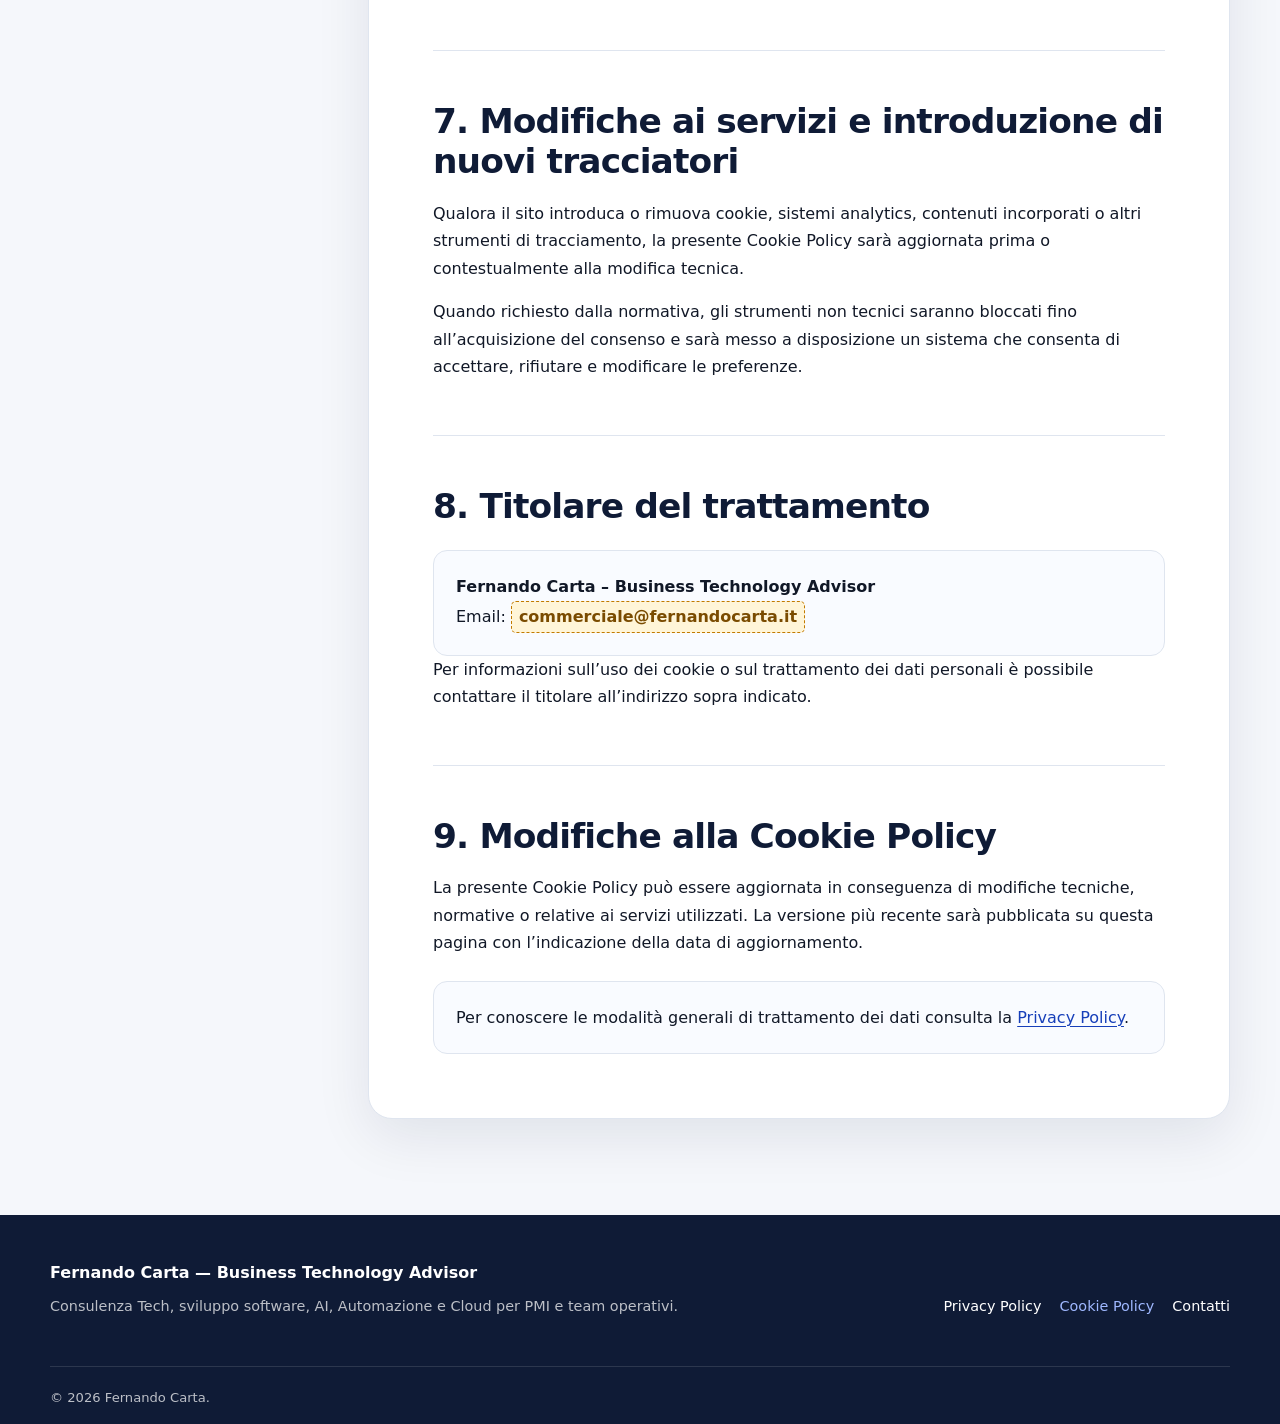
<file: cookie-policy.html>
<!doctype html>
<html lang="it">
<head>
  <meta charset="utf-8">
  <meta name="viewport" content="width=device-width, initial-scale=1">
  <meta name="robots" content="index,follow">
  <meta name="description" content="Informativa sui cookie e sugli strumenti utilizzati dal chatbot HubSpot presente su fernandocarta.it.">
  <title>Cookie Policy | Fernando Carta</title>
  <link rel="canonical" href="https://www.fernandocarta.it/cookie-policy">
  <link rel="stylesheet" href="assets/legal-pages.css">
</head>
<body>
  <a class="skip-link" href="#contenuto">Vai al contenuto</a>

  <header class="site-header">
    <div class="header-inner">
      <a class="brand" href="/" aria-label="Fernando Carta - Home">
        <img src="assets/logo-horizontal-dark.svg" alt="Fernando Carta - Business Technology Advisor" width="214" height="48">
      </a>

      <nav class="main-nav" aria-label="Navigazione principale">
        <a href="/#credibilita">Profilo</a>
        <a href="/#case-study">Case study</a>
        <a href="/#servizi">Servizi</a>
        <a href="/#metodo">Metodo</a>
        <a href="/#offerte">Collaborazione</a>
        <!-- <a href="/workai-os">WorkAI OS</a> -->
        <a class="nav-cta" href="/#contatti">Contatti</a>
      </nav>
    </div>
  </header>

  <main id="contenuto">
    <section class="legal-hero" aria-labelledby="page-title">
      <div class="hero-inner">
        <p class="eyebrow">Chatbot e tecnologie HubSpot</p>
        <h1 id="page-title">Cookie Policy</h1>
        <p class="hero-copy">
          fernandocarta.it utilizza un chatbot fornito da HubSpot. Il servizio può utilizzare cookie
          tecnici o funzionali necessari alla chat e, solo quando consentito, strumenti analitici.
        </p>
        <div class="hero-meta">
          <span><strong>Ultimo aggiornamento:</strong> 13 luglio 2026</span>
          <span><strong>Servizio interessato:</strong> chatbot HubSpot</span>
        </div>
      </div>
    </section>

    <div class="page-layout">
      <aside class="toc" aria-label="Indice della pagina">
        <p class="toc-title">In questa pagina</p>
        <ol>
          <li><a href="#cosa-sono">Cosa sono i cookie</a></li>
          <li><a href="#cookie-utilizzati">Cookie utilizzati</a></li>
          <li><a href="#consenso">Gestione del consenso</a></li>
          <li><a href="#log">Dati tecnici e log</a></li>
          <li><a href="#hubspot">Chatbot e servizi HubSpot</a></li>
          <li><a href="#browser">Impostazioni browser</a></li>
          <li><a href="#modifiche-servizi">Modifiche ai servizi</a></li>
          <li><a href="#titolare">Titolare</a></li>
          <li><a href="#aggiornamenti">Aggiornamenti</a></li>
        </ol>
      </aside>

      <article class="legal-card">
        <p class="notice">
          <strong>Configurazione attuale:</strong> il sito incorpora il codice HubSpot necessario a
          mostrare il chatbot. Il widget può utilizzare cookie tecnici o funzionali per gestire la chat,
          ricordarne lo stato e, quando autorizzato, rendere disponibile la cronologia delle conversazioni.
          Gli eventuali cookie analitici o di marketing non devono essere attivati prima del consenso.
        </p>

        <section class="legal-section" id="cosa-sono">
          <h2>1. Cosa sono i cookie</h2>
          <p>
            I cookie sono piccoli file di testo che un sito o un servizio esterno può inviare e
            memorizzare sul dispositivo dell’utente durante la navigazione. Possono essere utilizzati
            per consentire determinate funzionalità, ricordare preferenze, garantire la sicurezza,
            raccogliere statistiche o riconoscere un browser.
          </p>
          <p>
            In base alla funzione svolta, i cookie possono essere tecnici o necessari, funzionali,
            analitici, pubblicitari o di profilazione. Possono inoltre essere installati direttamente
            dal sito visitato oppure da soggetti terzi i cui servizi sono incorporati nel sito.
          </p>
        </section>

        <section class="legal-section" id="cookie-utilizzati">
          <h2>2. Cookie e strumenti utilizzati da fernandocarta.it</h2>
          <p>
            Il sito utilizza il chatbot e il codice di integrazione forniti da <strong>HubSpot</strong>.
            L’effettiva presenza dei cookie dipende dalla configurazione del servizio, dalle funzionalità
            utilizzate e dalle scelte espresse dall’utente.
          </p>

          <h3><code>hs-messages-is-open</code></h3>
          <ul>
            <li><strong>Fornitore:</strong> HubSpot.</li>
            <li><strong>Categoria:</strong> tecnico o funzionale.</li>
            <li><strong>Finalità:</strong> ricordare se la finestra della chat è aperta o chiusa.</li>
            <li><strong>Durata indicativa:</strong> 30 minuti.</li>
          </ul>

          <h3><code>hs-messages-hide-welcome-message</code></h3>
          <ul>
            <li><strong>Fornitore:</strong> HubSpot.</li>
            <li><strong>Categoria:</strong> tecnico o funzionale.</li>
            <li><strong>Finalità:</strong> evitare di mostrare nuovamente il messaggio di benvenuto dopo che è stato chiuso.</li>
            <li><strong>Durata indicativa:</strong> 1 giorno.</li>
          </ul>

          <h3><code>messagesUtk</code></h3>
          <ul>
            <li><strong>Fornitore:</strong> HubSpot.</li>
            <li><strong>Categoria:</strong> funzionale, collegato al servizio di chat.</li>
            <li><strong>Finalità:</strong> riconoscere il browser utilizzato per la chat e, quando autorizzato, rendere disponibile la cronologia delle conversazioni nelle visite successive.</li>
            <li><strong>Contenuto:</strong> identificativo univoco non direttamente leggibile.</li>
            <li><strong>Durata indicativa:</strong> 6 mesi.</li>
          </ul>

          <h3>Cookie di sicurezza dell’infrastruttura</h3>
          <p>
            HubSpot e i suoi fornitori infrastrutturali possono utilizzare cookie strettamente necessari
            a proteggere il servizio da traffico automatizzato, abusi e attacchi informatici. Tra questi
            possono rientrare:
          </p>
          <ul>
            <li><code>__cf_bm</code>, con durata indicativa di 30 minuti;</li>
            <li><code>__cfruid</code> e <code>__cfuvid</code>, generalmente limitati alla sessione.</li>
          </ul>

          <h3>Cookie e strumenti analitici HubSpot</h3>
          <p>
            Il codice HubSpot può supportare anche funzionalità di misurazione del traffico. Tra i cookie
            analitici documentati dal fornitore possono rientrare:
          </p>
          <ul>
            <li><code>__hstc</code>;</li>
            <li><code>hubspotutk</code>;</li>
            <li><code>__hssc</code>;</li>
            <li><code>__hssrc</code>.</li>
          </ul>
          <p>
            Tali cookie non sono necessari alla semplice navigazione o al funzionamento essenziale della
            chat e devono rimanere disattivati fino all’eventuale acquisizione del consenso, quando richiesto
            dalla normativa. HubSpot può inoltre utilizzare Local Storage o Session Storage per gestire
            temporaneamente eventi tecnici o analitici.
          </p>

          <p>
            Il sito non utilizza direttamente Meta Pixel, LinkedIn Insight Tag, Microsoft Clarity o altri
            strumenti pubblicitari o di profilazione. Qualora tali strumenti venissero introdotti, la
            presente informativa e il sistema di consenso saranno aggiornati.
          </p>
        </section>

        <section class="legal-section" id="consenso">
          <h2>3. Gestione del consenso</h2>
          <p>
            I cookie strettamente necessari al funzionamento e alla sicurezza del sito o del chatbot
            possono essere utilizzati senza consenso preventivo, fermo restando l’obbligo di informare
            l’utente.
          </p>
          <p>
            Per i cookie funzionali destinati a mantenere la cronologia della chat e per gli eventuali
            cookie analitici o di marketing, il sito o il widget HubSpot possono mostrare una richiesta
            di consenso prima della loro attivazione.
          </p>
          <p>
            Il rifiuto dei cookie non necessari non impedisce la consultazione delle pagine del sito.
            Può tuttavia limitare alcune funzionalità del chatbot, come il recupero della conversazione
            durante visite successive.
          </p>
          <p>
            Quando è presente un pannello di gestione del consenso, l’utente può accettare, rifiutare o
            modificare le proprie preferenze attraverso gli strumenti messi a disposizione.
          </p>
        </section>

        <section class="legal-section" id="log">
          <h2>4. Dati tecnici e log del server</h2>
          <p>
            Indipendentemente dall’uso dei cookie, i sistemi che consentono il funzionamento del sito
            possono trattare dati tecnici necessari alla comunicazione tra il dispositivo dell’utente
            e il server.
          </p>
          <p>Il server può registrare temporaneamente informazioni come:</p>
          <ul>
            <li>indirizzo IP;</li>
            <li>data e ora della richiesta;</li>
            <li>pagina o risorsa richiesta;</li>
            <li>tipo di browser e dispositivo;</li>
            <li>codice di risposta del server;</li>
            <li>informazioni relative a errori o tentativi di accesso anomali.</li>
          </ul>
          <p>
            Queste informazioni non sono necessariamente memorizzate tramite cookie sul dispositivo
            dell’utente. Per maggiori dettagli sul relativo trattamento consulta la
            <a href="/privacy-policy">Privacy Policy</a>.
          </p>
        </section>

        <section class="legal-section" id="hubspot">
          <h2>5. Chatbot e servizi HubSpot</h2>
          <p>
            Il chatbot è fornito da HubSpot e viene caricato direttamente nelle pagine di fernandocarta.it.
            Non si tratta quindi soltanto di un collegamento verso un sito esterno: durante la visita il
            browser può comunicare con i sistemi di HubSpot per visualizzare il widget e gestire la
            conversazione.
          </p>
          <p>
            Quando l’utente utilizza la chat, HubSpot può trattare identificativi tecnici, stato e
            cronologia della conversazione, pagine visitate e informazioni inserite volontariamente
            dall’utente. Per maggiori informazioni sul trattamento dei dati personali attraverso il
            chatbot consulta la <a href="/privacy-policy">Privacy Policy</a>.
          </p>
          <p>
            Il sito contiene inoltre collegamenti verso servizi esterni, inclusa la pagina HubSpot
            utilizzata per prenotare un appuntamento. Dopo aver seguito un collegamento esterno, il
            trattamento e gli eventuali cookie sono disciplinati dalle informative del relativo gestore.
          </p>
        </section>

        <section class="legal-section" id="browser">
          <h2>6. Gestione dei cookie tramite browser</h2>
          <p>
            L’utente può controllare, bloccare o cancellare i cookie memorizzati accedendo alle impostazioni
            del proprio browser. Può inoltre eliminare i dati presenti nel Local Storage e nel Session
            Storage attraverso le impostazioni del browser o gli strumenti per la cancellazione dei dati
            di navigazione.
          </p>
          <p>
            Le modalità cambiano in base al browser e al dispositivo. La disabilitazione completa dei
            cookie può compromettere alcune funzionalità del chatbot o di altri siti visitati.
          </p>
        </section>

        <section class="legal-section" id="modifiche-servizi">
          <h2>7. Modifiche ai servizi e introduzione di nuovi tracciatori</h2>
          <p>
            Qualora il sito introduca o rimuova cookie, sistemi analytics, contenuti incorporati o altri
            strumenti di tracciamento, la presente Cookie Policy sarà aggiornata prima o contestualmente
            alla modifica tecnica.
          </p>
          <p>
            Quando richiesto dalla normativa, gli strumenti non tecnici saranno bloccati fino
            all’acquisizione del consenso e sarà messo a disposizione un sistema che consenta di accettare,
            rifiutare e modificare le preferenze.
          </p>
        </section>

        <section class="legal-section" id="titolare">
          <h2>8. Titolare del trattamento</h2>
          <div class="contact-box">
            <p>
              <strong>Fernando Carta – Business Technology Advisor</strong><br>
              <!-- Partita IVA: <span class="placeholder">[INSERIRE PARTITA IVA]</span><br>
              Sede professionale: <span class="placeholder">[INSERIRE INDIRIZZO COMPLETO]</span><br> -->
              Email: <a href="mailto:commerciale@fernandocarta.it"><span class="placeholder">commerciale@fernandocarta.it</span></a>
            </p>
          </div>
          <p>
            Per informazioni sull’uso dei cookie o sul trattamento dei dati personali è possibile
            contattare il titolare all’indirizzo sopra indicato.
          </p>
        </section>

        <section class="legal-section" id="aggiornamenti">
          <h2>9. Modifiche alla Cookie Policy</h2>
          <p>
            La presente Cookie Policy può essere aggiornata in conseguenza di modifiche tecniche,
            normative o relative ai servizi utilizzati. La versione più recente sarà pubblicata su
            questa pagina con l’indicazione della data di aggiornamento.
          </p>
          <div class="policy-link-box">
            <p>
              Per conoscere le modalità generali di trattamento dei dati consulta la
              <a href="/privacy-policy">Privacy Policy</a>.
            </p>
          </div>
        </section>
      </article>
    </div>
  </main>

  <footer class="site-footer">
    <div class="footer-inner">
      <div>
        <p class="footer-brand">Fernando Carta — Business Technology Advisor</p>
        <p class="footer-copy">
          Consulenza Tech, sviluppo software, AI, Automazione e Cloud per PMI e team operativi.
        </p>
      </div>
      <nav class="footer-links" aria-label="Link legali">
        <a href="/privacy-policy">Privacy Policy</a>
        <a href="/cookie-policy" aria-current="page">Cookie Policy</a>
        <a href="/#contatti">Contatti</a>
      </nav>
      <div class="footer-bottom">
        © 2026 Fernando Carta.
        <!-- P.IVA <span class="placeholder">[INSERIRE PARTITA IVA]</span> ·
        Sede professionale: <span class="placeholder">[INSERIRE INDIRIZZO]</span> -->
      </div>
    </div>
  </footer>

  <!-- Start of HubSpot Embed Code -->
  <script type="text/javascript" id="hs-script-loader" async defer src="//js-eu1.hs-scripts.com/148210624.js"></script>
  <!-- End of HubSpot Embed Code -->
</body>
</html>
</file>
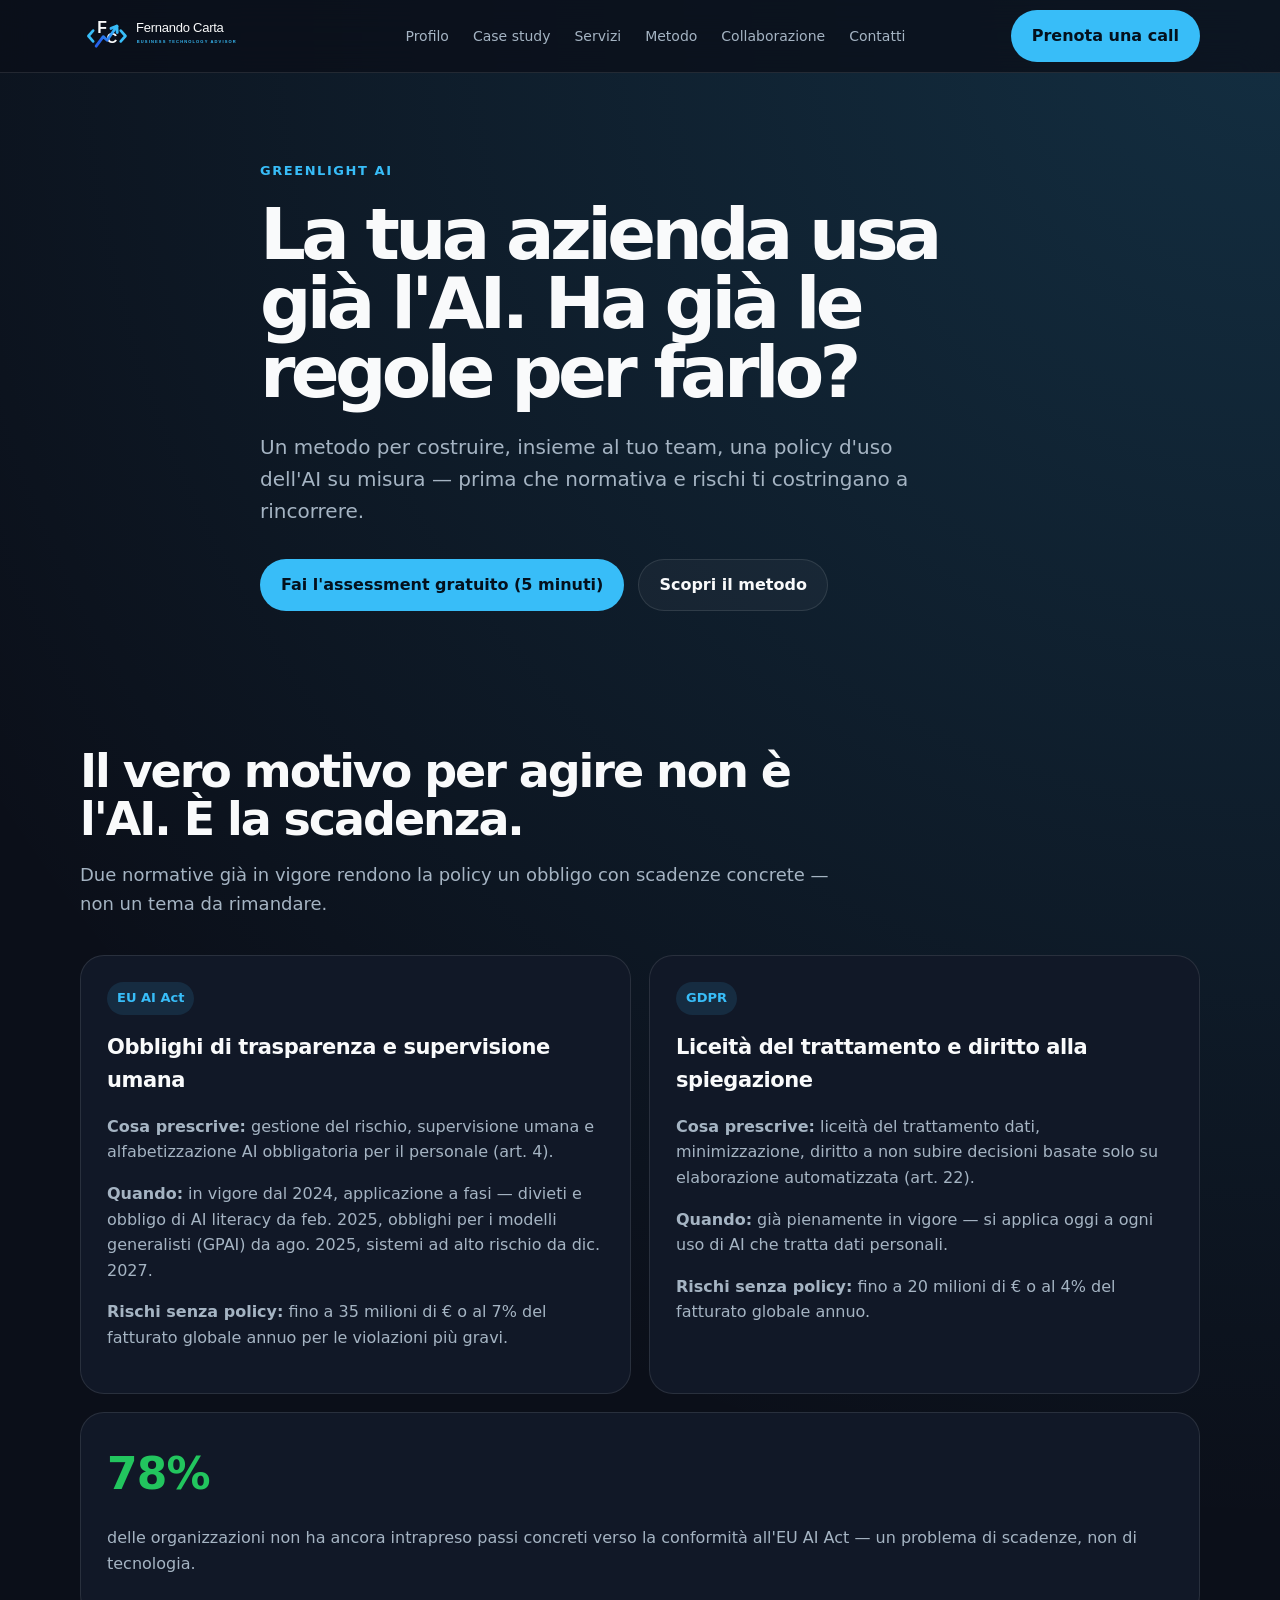
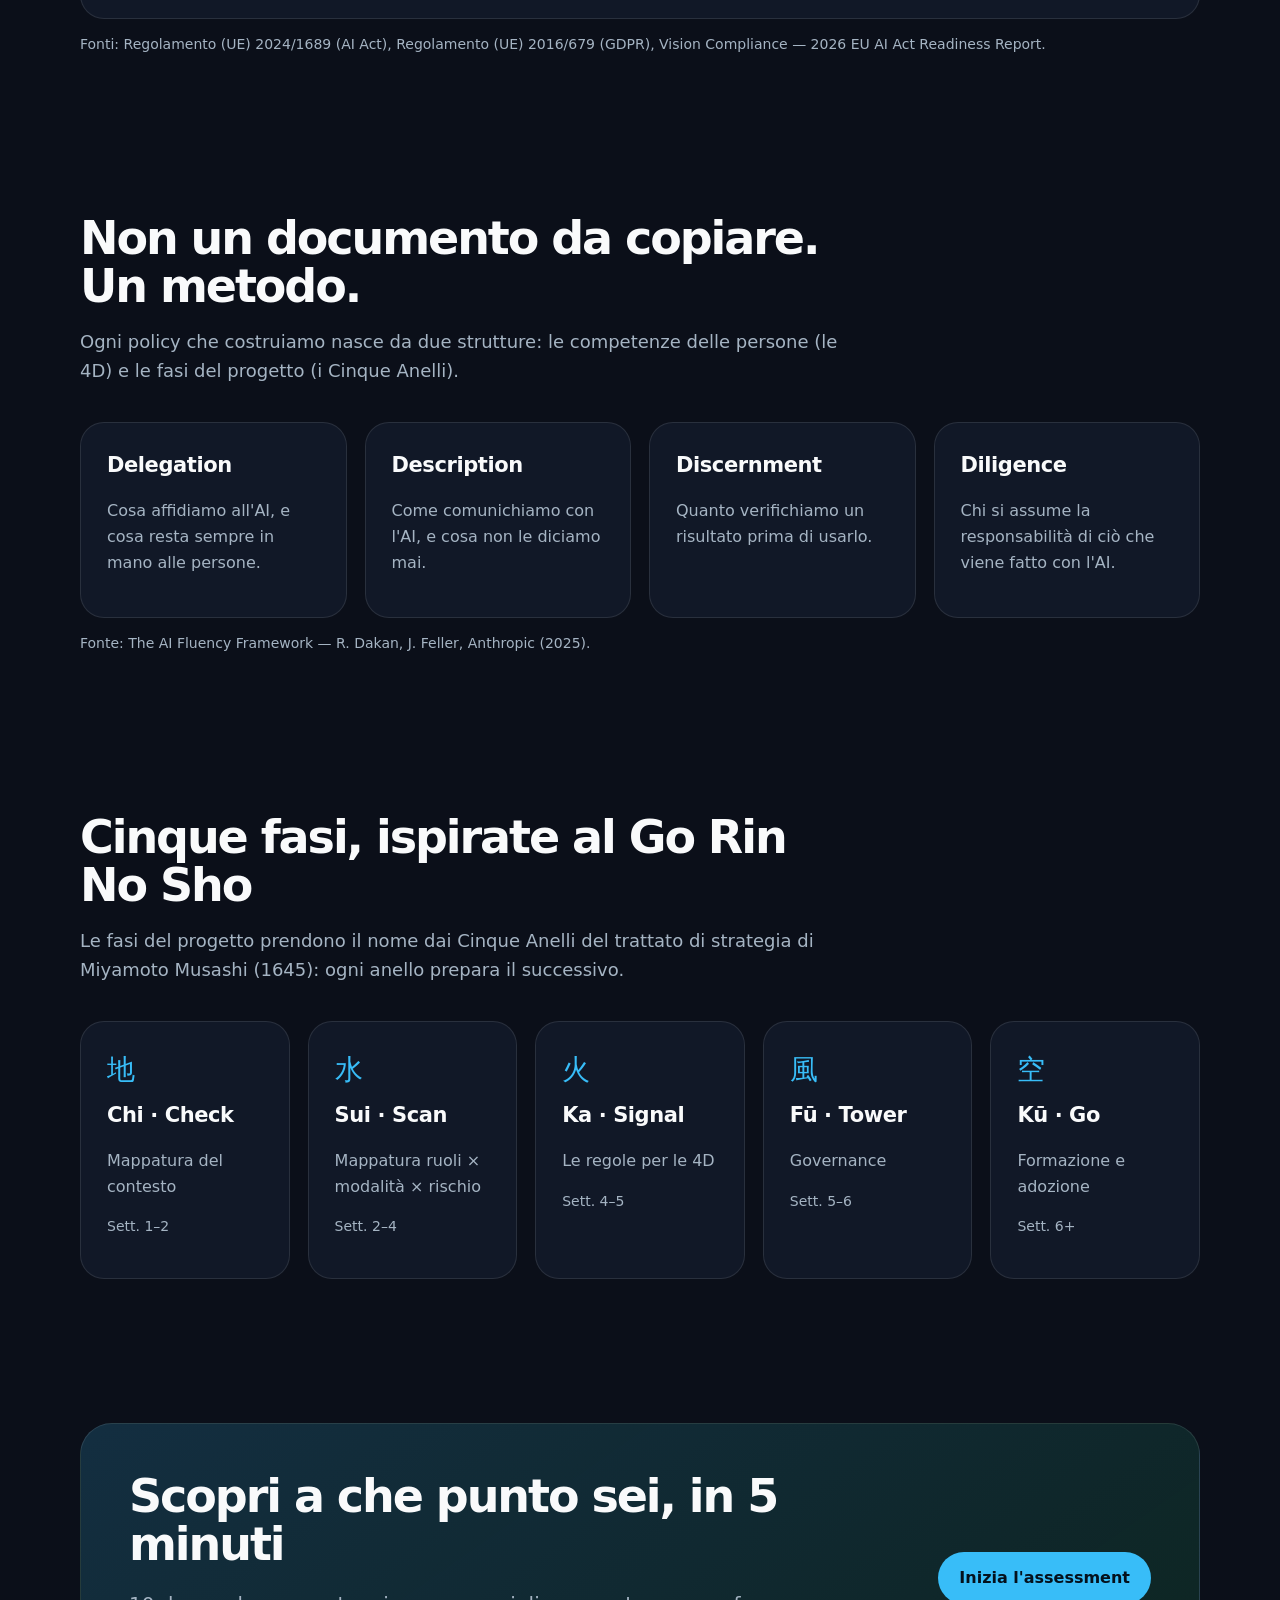
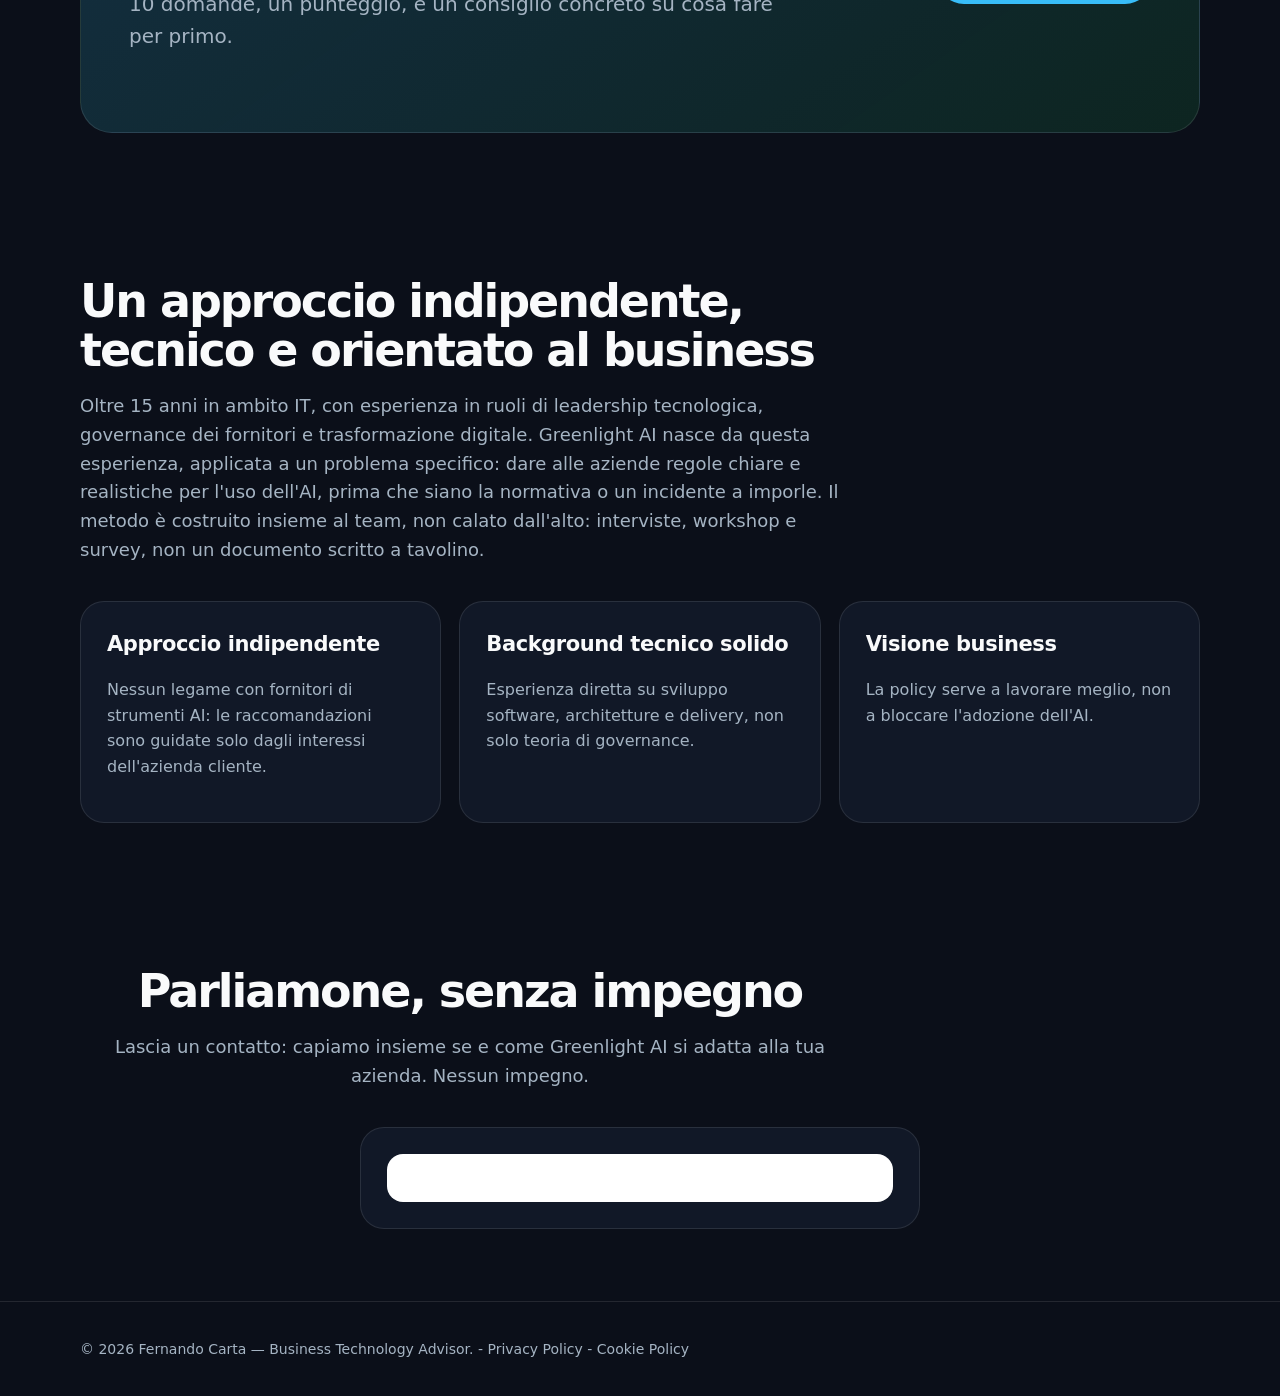
<file: greenlight-ai-old.html>
<!DOCTYPE html>
<html lang="it">
<head>
<meta charset="UTF-8">
<meta name="viewport" content="width=device-width, initial-scale=1.0">
<title>Greenlight AI — Il metodo per costruire la policy d'uso dell'AI in azienda</title>
<meta name="description" content="Un metodo per costruire, insieme al tuo team, una policy d'uso dell'AI su misura. Scopri il tuo livello di maturità con l'assessment gratuito.">
<meta name="author" content="Fernando Carta">
<meta name="robots" content="index, follow">

<link rel="icon" href="assets/favicons/favicon.ico" sizes="any">
<link rel="icon" type="image/svg+xml" href="assets/favicons/favicon.svg">
<link rel="apple-touch-icon" href="assets/favicons/apple-touch-icon.png">
<link rel="manifest" href="assets/favicons/site.webmanifest">

<!--
  SEO/URL: la pagina vive alla radice del sito insieme a index.html (non in
  una sottocartella), e Cloudflare Pages serve di default gli URL "puliti"
  (greenlight-ai.html è raggiungibile a /greenlight-ai, senza estensione e
  senza redirect da configurare). Gli indirizzi sotto sono quindi già nella
  forma definitiva, ripetuti in più punti (canonical, Open Graph, Twitter,
  JSON-LD): se in futuro la pagina cambia indirizzo vanno aggiornati tutti insieme.
-->
<link rel="canonical" href="https://fernandocarta.it/greenlight-ai">

<!-- Open Graph -->
<meta property="og:type" content="website">
<meta property="og:site_name" content="Greenlight AI">
<meta property="og:locale" content="it_IT">
<meta property="og:title" content="Greenlight AI — Il metodo per costruire la policy d'uso dell'AI in azienda">
<meta property="og:description" content="Un metodo per costruire, insieme al tuo team, una policy d'uso dell'AI su misura. Scopri il tuo livello di maturità con l'assessment gratuito.">
<meta property="og:url" content="https://fernandocarta.it/greenlight-ai">
<meta property="og:image" content="https://fernandocarta.it/assets/og-image.jpg">
<meta property="og:image:width" content="1200">
<meta property="og:image:height" content="630">

<!-- Twitter Card -->
<meta name="twitter:card" content="summary_large_image">
<meta name="twitter:title" content="Greenlight AI — Il metodo per costruire la policy d'uso dell'AI in azienda">
<meta name="twitter:description" content="Un metodo per costruire, insieme al tuo team, una policy d'uso dell'AI su misura. Scopri il tuo livello di maturità con l'assessment gratuito.">
<meta name="twitter:image" content="https://fernandocarta.it/assets/og-image.jpg">

<meta name="theme-color" content="#0b0f19">

<!-- Stile condiviso del sito principale (stessa foglio di index.html) -->
<link rel="stylesheet" href="assets/style.css">

<!--
  Estensioni minime, solo per questa pagina: componenti che il resto del
  sito non ha ancora (griglia a 5 colonne per i Cinque Anelli, blocco
  statistica, card del form di contatto) ma costruite con le stesse
  variabili CSS di assets/style.css, così restano coerenti con il resto
  del sito e con eventuali futuri aggiornamenti di stile.
-->
<style>
  .hero-grid--single { grid-template-columns: 1fr; max-width: 760px; }
  .grid-5 { display: grid; grid-template-columns: repeat(5, 1fr); gap: 18px; }
  @media (max-width: 880px) { .grid-5 { grid-template-columns: repeat(2, 1fr); } }
  .kanji { display: block; font-size: 28px; color: var(--accent); margin-bottom: 6px; }
  .stat-block { margin-top: 18px; }
  .stat-block strong { display: block; font-size: 44px; letter-spacing: -0.02em; color: var(--accent-2); margin-bottom: 8px; }
  .contact-card { max-width: 560px; margin: 0 auto; }
  .text-center { text-align: center; }
  .text-center p { margin-left: auto; margin-right: auto; }
  .hubspot-form-box { background: #fff; padding: 24px; border-radius: 16px; }
  .hubspot-form-box iframe { width: 100% !important; background: #fff; }
</style>

<!-- Dati strutturati (JSON-LD) per motori di ricerca -->
<script type="application/ld+json">
{
  "@context": "https://schema.org",
  "@graph": [
    {
      "@type": "WebSite",
      "@id": "https://fernandocarta.it/#website",
      "url": "https://fernandocarta.it/",
      "name": "Fernando Carta",
      "inLanguage": "it-IT"
    },
    {
      "@type": "WebPage",
      "@id": "https://fernandocarta.it/greenlight-ai#webpage",
      "url": "https://fernandocarta.it/greenlight-ai",
      "name": "Greenlight AI — Il metodo per costruire la policy d'uso dell'AI in azienda",
      "description": "Un metodo per costruire, insieme al tuo team, una policy d'uso dell'AI su misura. Scopri il tuo livello di maturità con l'assessment gratuito.",
      "inLanguage": "it-IT",
      "isPartOf": { "@id": "https://fernandocarta.it/#website" },
      "about": { "@id": "https://fernandocarta.it/greenlight-ai#service" },
      "primaryImageOfPage": "https://fernandocarta.it/assets/og-image.jpg"
    },
    {
      "@type": "Person",
      "@id": "https://fernandocarta.it/#person",
      "name": "Fernando Carta",
      "url": "https://fernandocarta.it/",
      "jobTitle": "Business Technology Advisor",
      "description": "Consulente tecnologico indipendente, oltre 15 anni di esperienza in governance IT, sviluppo software e trasformazione digitale.",
      "worksFor": { "@id": "https://fernandocarta.it/greenlight-ai#service" }
    },
    {
      "@type": "Service",
      "@id": "https://fernandocarta.it/greenlight-ai#service",
      "name": "Greenlight AI",
      "serviceType": "Consulenza per la definizione di policy d'uso dell'intelligenza artificiale in azienda",
      "description": "Metodo di consulenza per costruire, insieme al team dell'azienda cliente, una AI Usage Policy su misura, ancorata al modello 4D e articolata in cinque fasi (i Cinque Anelli).",
      "provider": { "@id": "https://fernandocarta.it/#person" },
      "areaServed": { "@type": "Country", "name": "Italia" },
      "audience": {
        "@type": "BusinessAudience",
        "audienceType": "Piccole e medie imprese"
      }
    }
  ]
}
</script>
</head>
<body>

<header>
  <div class="container">
    <nav>
      <a class="logo-link" href="/" aria-label="Fernando Carta - homepage"><img src="assets/logo-horizontal-dark.svg" alt="Fernando Carta - Business Technology Advisor" /></a>
      <div class="nav-links">
        <a href="/#credibilita">Profilo</a>
        <a href="/#case-study">Case study</a>
        <a href="/#servizi">Servizi</a>
        <a href="/#metodo">Metodo</a>
        <a href="/#offerte">Collaborazione</a>
        <a href="/#contatti">Contatti</a>
      </div>
      <a class="btn btn-primary" href="https://meetings-eu1.hubspot.com/fernando-carta" target="_blank" rel="noopener">Prenota una call</a>
    </nav>
  </div>
</header>

<main>

  <!-- ============ 1. HERO ============ -->
  <section class="hero" id="top">
    <div class="container hero-grid hero-grid--single">
      <div>
        <div class="eyebrow">Greenlight AI</div>
        <h1>La tua azienda usa già l'AI. Ha già le regole per farlo?</h1>
        <p class="lead">Un metodo per costruire, insieme al tuo team, una policy d'uso dell'AI su misura — prima che normativa e rischi ti costringano a rincorrere.</p>
        <div class="hero-actions">
          <a class="btn btn-primary" href="/assessment">Fai l'assessment gratuito (5 minuti)</a>
          <a class="btn btn-secondary" href="#metodo">Scopri il metodo</a>
        </div>
      </div>
    </div>
  </section>

  <!-- ============ 2. PERCHÉ ORA ============ -->
  <section id="perche-ora">
    <div class="container">
      <div class="section-title">
        <h2>Il vero motivo per agire non è l'AI. È la scadenza.</h2>
        <p>Due normative già in vigore rendono la policy un obbligo con scadenze concrete — non un tema da rimandare.</p>
      </div>

      <div class="grid-2">
        <div class="card">
          <span class="tag">EU AI Act</span>
          <h3>Obblighi di trasparenza e supervisione umana</h3>
          <p><strong>Cosa prescrive:</strong> gestione del rischio, supervisione umana e alfabetizzazione AI obbligatoria per il personale (art. 4).</p>
          <p><strong>Quando:</strong> in vigore dal 2024, applicazione a fasi — divieti e obbligo di AI literacy da feb. 2025, obblighi per i modelli generalisti (GPAI) da ago. 2025, sistemi ad alto rischio da dic. 2027.</p>
          <p><strong>Rischi senza policy:</strong> fino a 35 milioni di € o al 7% del fatturato globale annuo per le violazioni più gravi.</p>
        </div>
        <div class="card">
          <span class="tag">GDPR</span>
          <h3>Liceità del trattamento e diritto alla spiegazione</h3>
          <p><strong>Cosa prescrive:</strong> liceità del trattamento dati, minimizzazione, diritto a non subire decisioni basate solo su elaborazione automatizzata (art. 22).</p>
          <p><strong>Quando:</strong> già pienamente in vigore — si applica oggi a ogni uso di AI che tratta dati personali.</p>
          <p><strong>Rischi senza policy:</strong> fino a 20 milioni di € o al 4% del fatturato globale annuo.</p>
        </div>
      </div>

      <div class="card stat-block">
        <strong>78%</strong>
        <p>delle organizzazioni non ha ancora intrapreso passi concreti verso la conformità all'EU AI Act — un problema di scadenze, non di tecnologia.</p>
      </div>
      <p class="note">Fonti: Regolamento (UE) 2024/1689 (AI Act), Regolamento (UE) 2016/679 (GDPR), Vision Compliance — 2026 EU AI Act Readiness Report.</p>
    </div>
  </section>

  <!-- ============ 3. IL METODO ============ -->
  <section id="metodo">
    <div class="container">
      <div class="section-title">
        <h2>Non un documento da copiare. Un metodo.</h2>
        <p>Ogni policy che costruiamo nasce da due strutture: le competenze delle persone (le 4D) e le fasi del progetto (i Cinque Anelli).</p>
      </div>

      <div class="grid-4">
        <div class="card">
          <h3>Delegation</h3>
          <p>Cosa affidiamo all'AI, e cosa resta sempre in mano alle persone.</p>
        </div>
        <div class="card">
          <h3>Description</h3>
          <p>Come comunichiamo con l'AI, e cosa non le diciamo mai.</p>
        </div>
        <div class="card">
          <h3>Discernment</h3>
          <p>Quanto verifichiamo un risultato prima di usarlo.</p>
        </div>
        <div class="card">
          <h3>Diligence</h3>
          <p>Chi si assume la responsabilità di ciò che viene fatto con l'AI.</p>
        </div>
      </div>
      <p class="note">Fonte: The AI Fluency Framework — R. Dakan, J. Feller, Anthropic (2025).</p>
    </div>
  </section>

  <!-- ============ 4. IL PERCORSO — CINQUE ANELLI ============ -->
  <section id="percorso">
    <div class="container">
      <div class="section-title">
        <h2>Cinque fasi, ispirate al Go Rin No Sho</h2>
        <p>Le fasi del progetto prendono il nome dai Cinque Anelli del trattato di strategia di Miyamoto Musashi (1645): ogni anello prepara il successivo.</p>
      </div>

      <div class="grid-5">
        <div class="card">
          <span class="kanji">地</span>
          <h3>Chi · Check</h3>
          <p>Mappatura del contesto</p>
          <p class="note">Sett. 1–2</p>
        </div>
        <div class="card">
          <span class="kanji">水</span>
          <h3>Sui · Scan</h3>
          <p>Mappatura ruoli × modalità × rischio</p>
          <p class="note">Sett. 2–4</p>
        </div>
        <div class="card">
          <span class="kanji">火</span>
          <h3>Ka · Signal</h3>
          <p>Le regole per le 4D</p>
          <p class="note">Sett. 4–5</p>
        </div>
        <div class="card">
          <span class="kanji">風</span>
          <h3>Fū · Tower</h3>
          <p>Governance</p>
          <p class="note">Sett. 5–6</p>
        </div>
        <div class="card">
          <span class="kanji">空</span>
          <h3>Kū · Go</h3>
          <p>Formazione e adozione</p>
          <p class="note">Sett. 6+</p>
        </div>
      </div>
    </div>
  </section>

  <!-- ============ 5. BLOCCO ASSESSMENT ============ -->
  <section>
    <div class="container">
      <div class="cta">
        <div>
          <h2>Scopri a che punto sei, in 5 minuti</h2>
          <p class="lead">10 domande, un punteggio, e un consiglio concreto su cosa fare per primo.</p>
        </div>
        <a class="btn btn-primary" href="/assessment">Inizia l'assessment</a>
      </div>
    </div>
  </section>

  <!-- ============ 6. CHI SONO ============ -->
  <section id="chi-sono">
    <div class="container">
      <div class="section-title">
        <h2>Un approccio indipendente, tecnico e orientato al business</h2>
        <p>Oltre 15 anni in ambito IT, con esperienza in ruoli di leadership tecnologica, governance dei fornitori e trasformazione digitale. Greenlight AI nasce da questa esperienza, applicata a un problema specifico: dare alle aziende regole chiare e realistiche per l'uso dell'AI, prima che siano la normativa o un incidente a imporle. Il metodo è costruito insieme al team, non calato dall'alto: interviste, workshop e survey, non un documento scritto a tavolino.</p>
      </div>
      <div class="grid-3">
        <div class="card">
          <h3>Approccio indipendente</h3>
          <p>Nessun legame con fornitori di strumenti AI: le raccomandazioni sono guidate solo dagli interessi dell'azienda cliente.</p>
        </div>
        <div class="card">
          <h3>Background tecnico solido</h3>
          <p>Esperienza diretta su sviluppo software, architetture e delivery, non solo teoria di governance.</p>
        </div>
        <div class="card">
          <h3>Visione business</h3>
          <p>La policy serve a lavorare meglio, non a bloccare l'adozione dell'AI.</p>
        </div>
      </div>
    </div>
  </section>

  <!-- ============ 7. CTA FINALE — FORM DI CONTATTO ============ -->
  <section id="contatti">
    <div class="container">
      <div class="section-title text-center">
        <h2>Parliamone, senza impegno</h2>
        <p>Lascia un contatto: capiamo insieme se e come Greenlight AI si adatta alla tua azienda. Nessun impegno.</p>
      </div>
      <div class="card contact-card">
        <div class="hubspot-form-box">
        <script src="https://js-eu1.hsforms.net/forms/embed/148210624.js" defer></script>
        <div class="hs-form-frame" data-region="eu1" data-form-id="d48c8262-b398-431b-babf-740d833efa11" data-portal-id="148210624"></div>
        </div>
      </div>
    </div>
  </section>

</main>

<footer>
  <div class="container">
    © 2026 Fernando Carta — Business Technology Advisor.
    <a href="/privacy-policy"> - Privacy Policy</a>
    <a href="/cookie-policy"> - Cookie Policy</a>
  </div>
</footer>
<!-- Start of HubSpot Embed Code -->
<script type="text/javascript" id="hs-script-loader" async defer src="//js-eu1.hs-scripts.com/148210624.js"></script>
<!-- End of HubSpot Embed Code -->
</body>
</html>
</file>
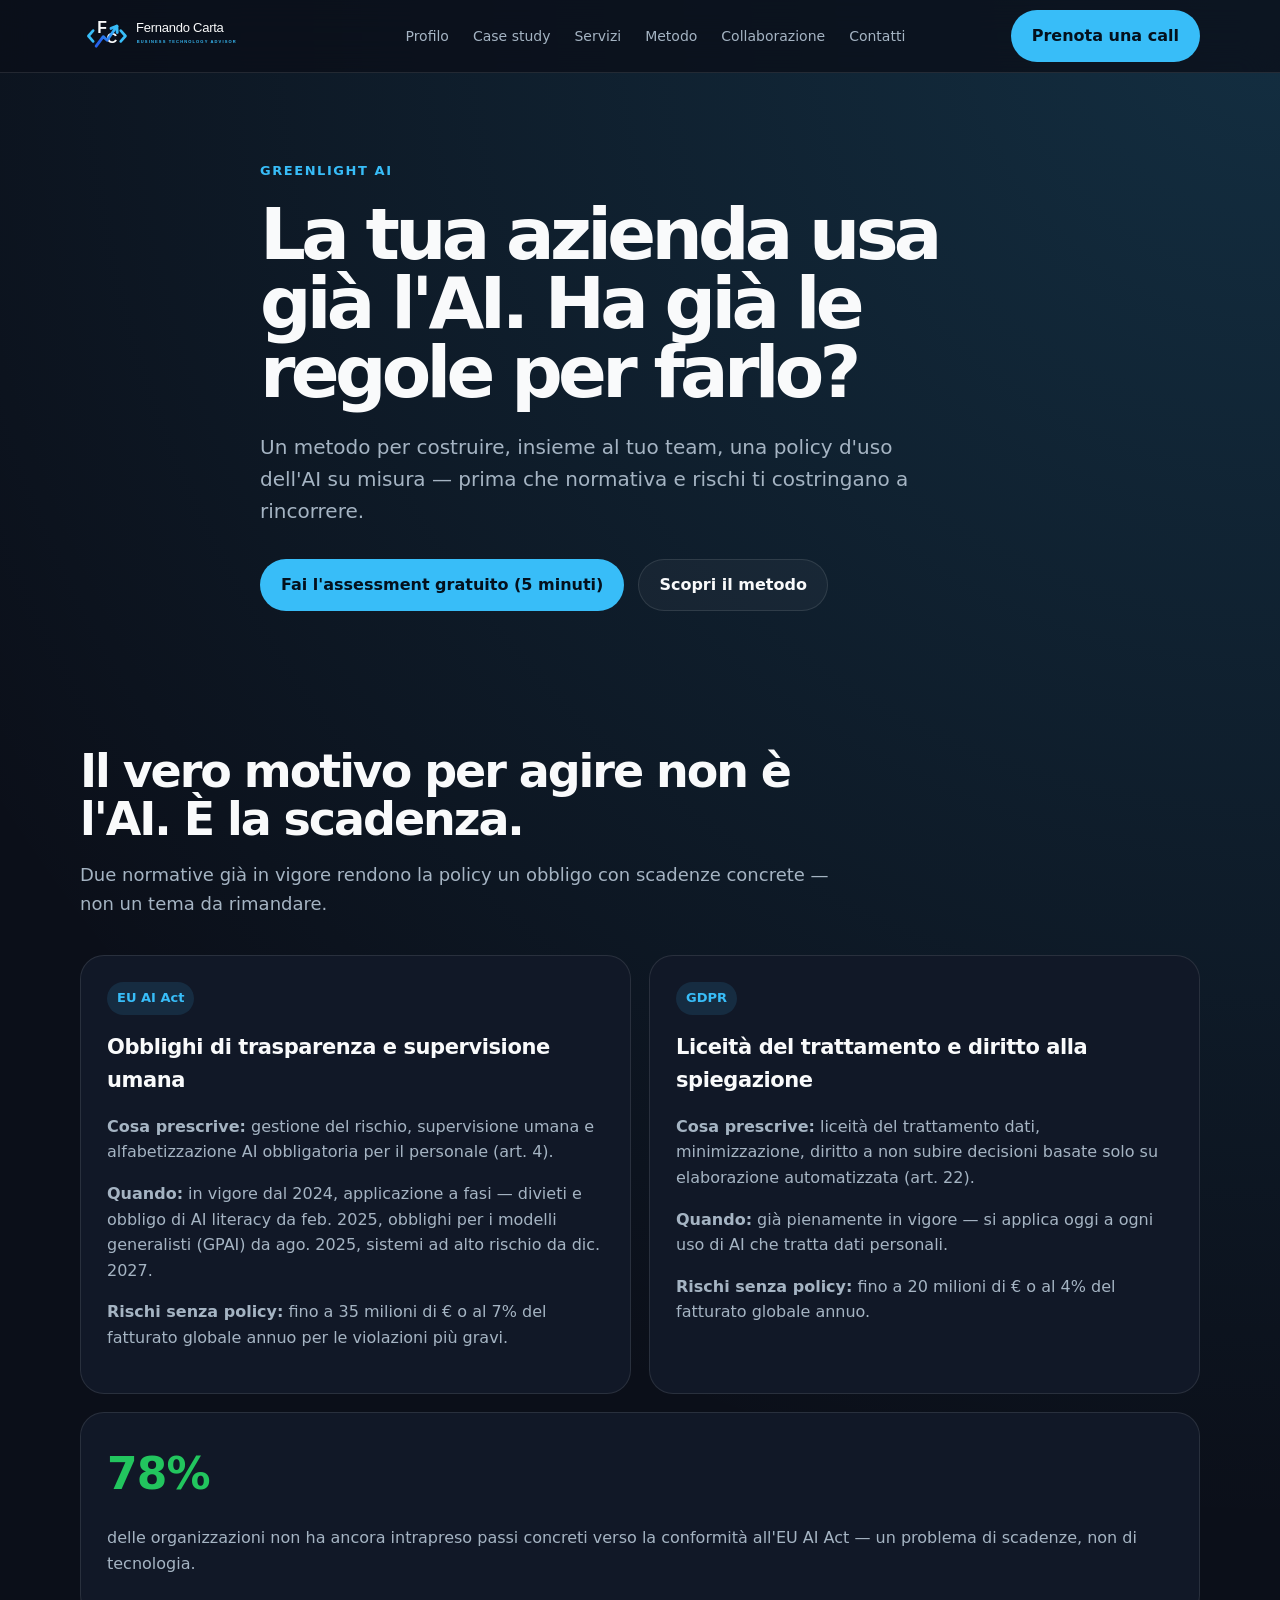
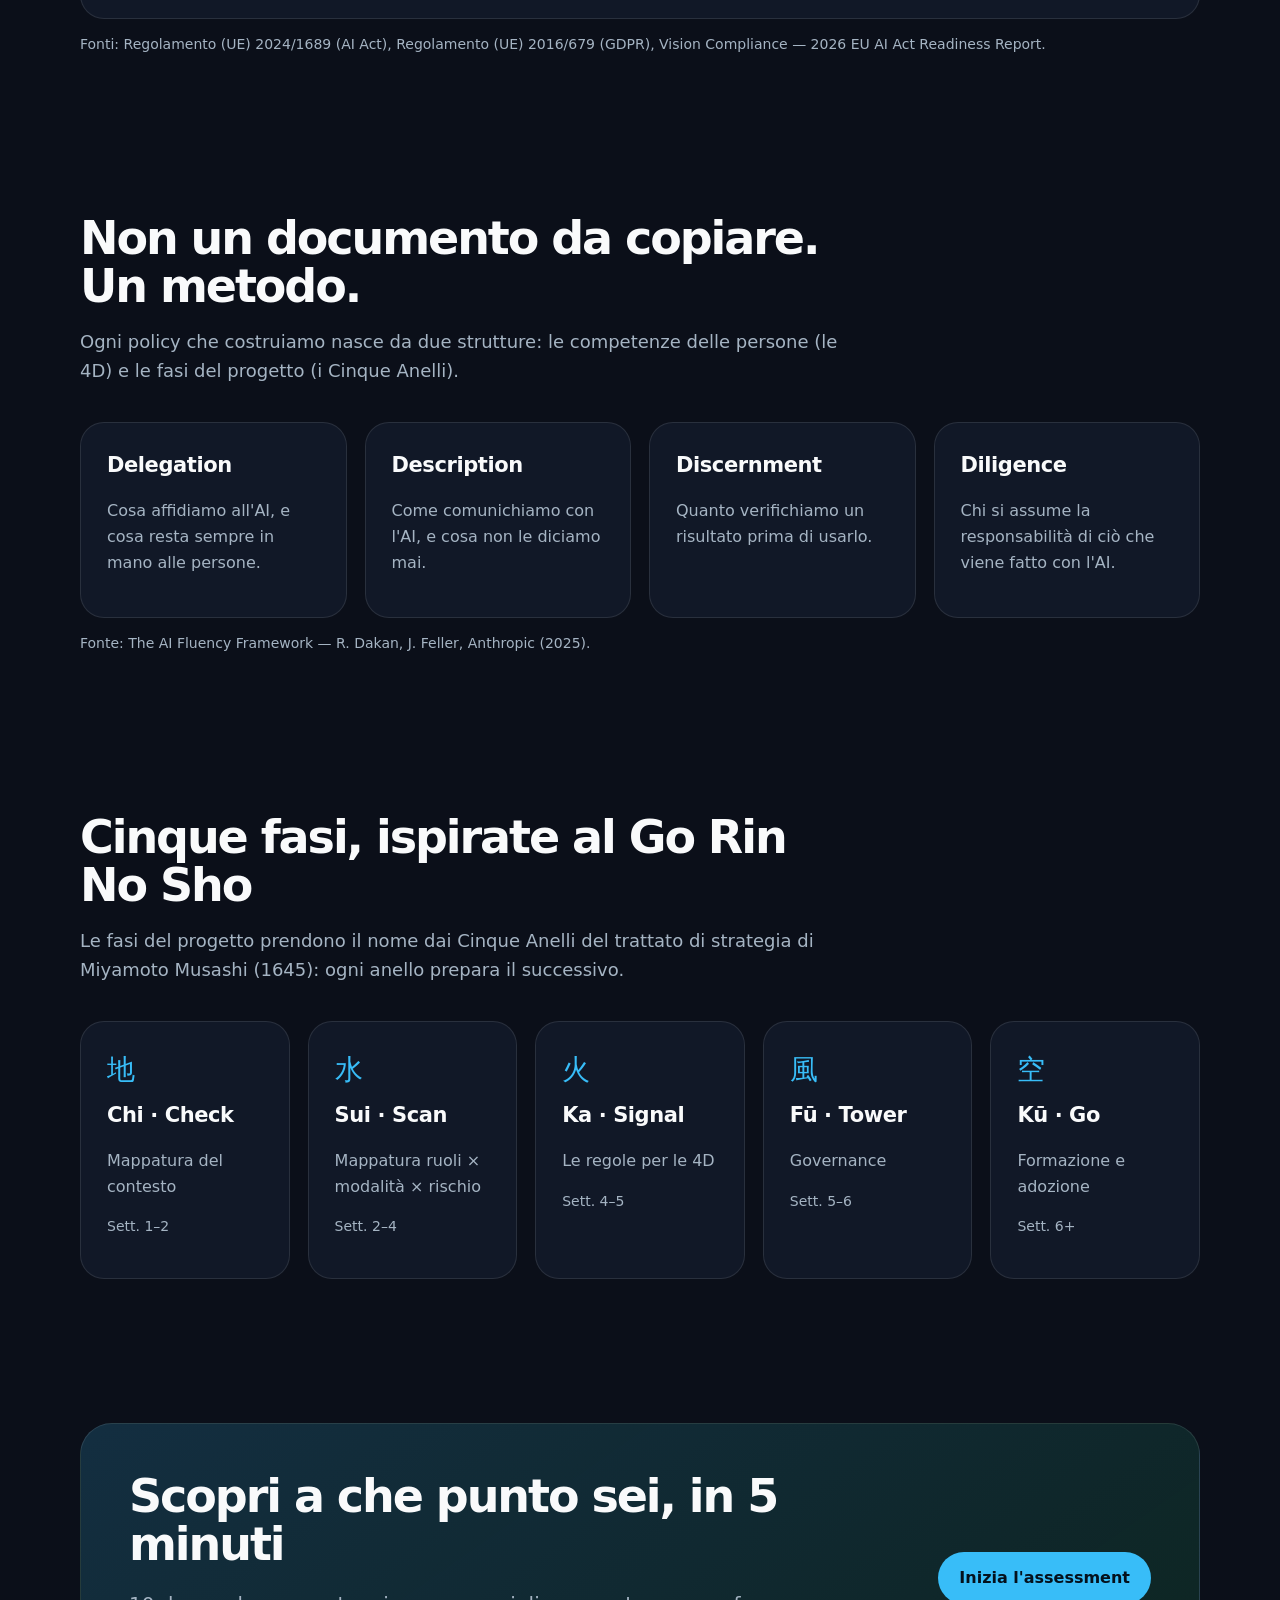
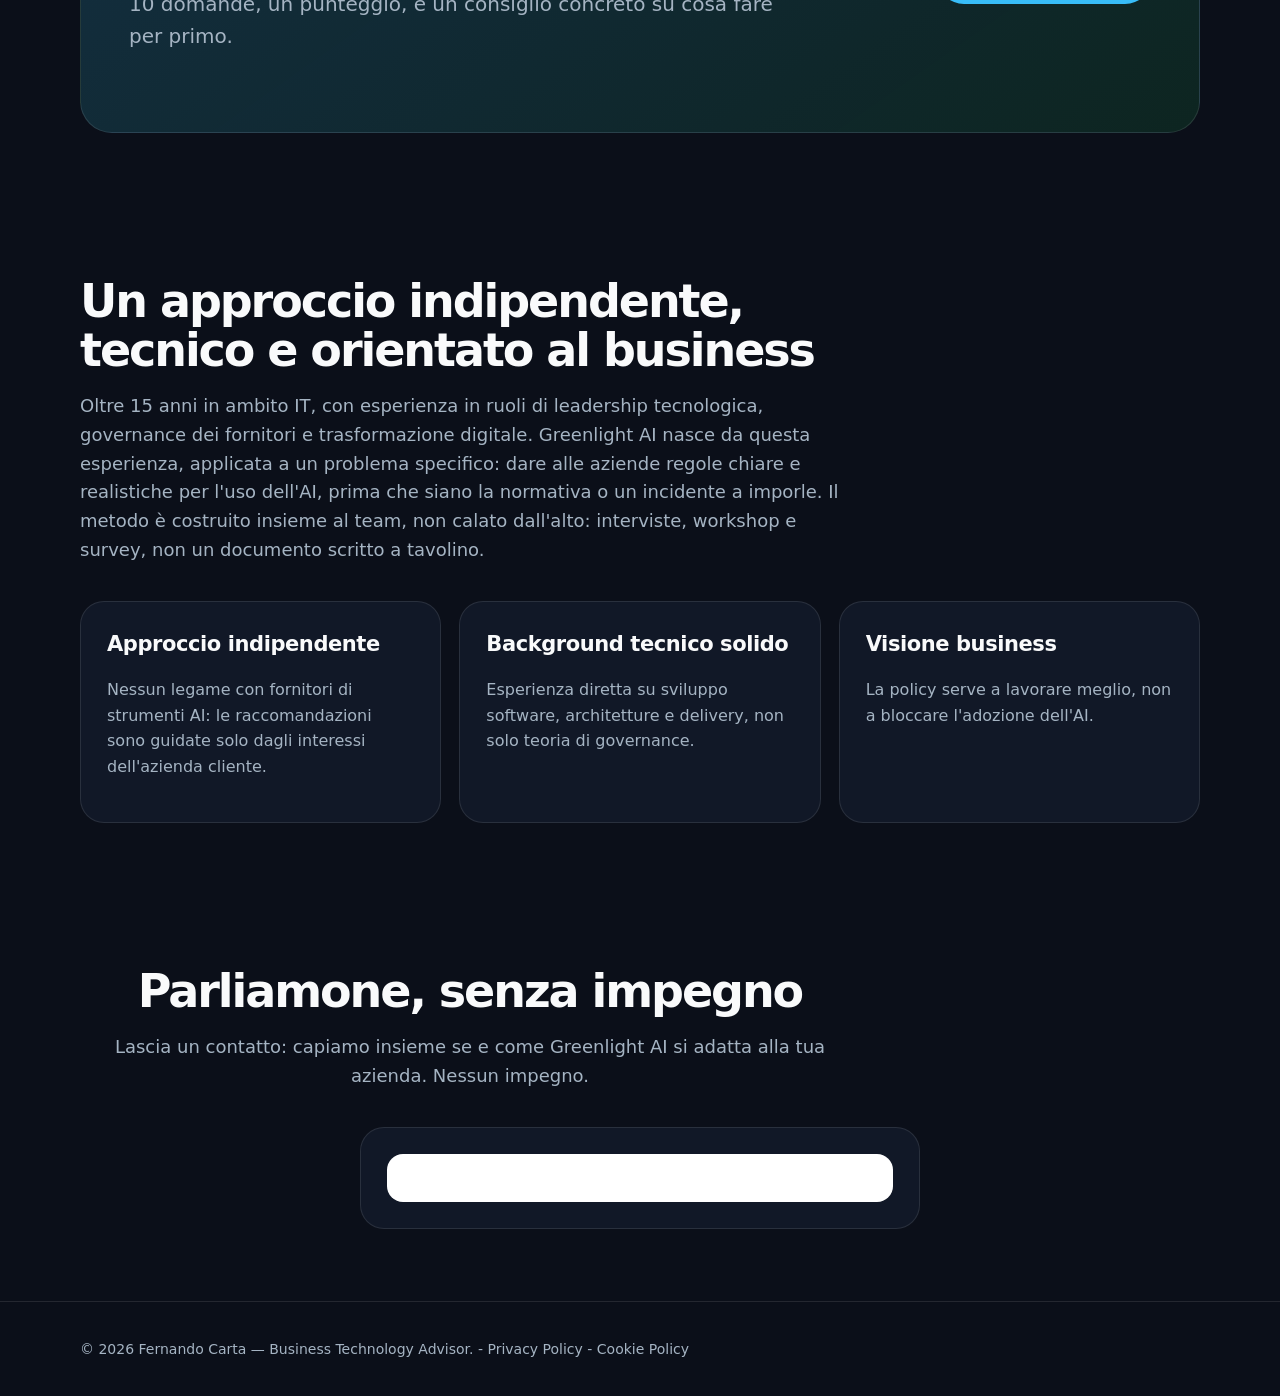
<file: greenlight-ai.html>
<!DOCTYPE html>
<html lang="it">
<head>
<meta charset="UTF-8">
<meta name="viewport" content="width=device-width, initial-scale=1.0">
<title>Greenlight AI — Il metodo per costruire la policy d'uso dell'AI in azienda</title>
<meta name="description" content="Un metodo per costruire, insieme al tuo team, una policy d'uso dell'AI su misura. Scopri il tuo livello di maturità con l'assessment gratuito.">
<meta name="author" content="Fernando Carta">
<meta name="robots" content="index, follow">

<link rel="icon" href="assets/favicons/favicon.ico" sizes="any">
<link rel="icon" type="image/svg+xml" href="assets/favicons/favicon.svg">
<link rel="apple-touch-icon" href="assets/favicons/apple-touch-icon.png">
<link rel="manifest" href="assets/favicons/site.webmanifest">

<!--
  SEO/URL: la pagina vive alla radice del sito insieme a index.html (non in
  una sottocartella), e Cloudflare Pages serve di default gli URL "puliti"
  (greenlight-ai.html è raggiungibile a /greenlight-ai, senza estensione e
  senza redirect da configurare). Gli indirizzi sotto sono quindi già nella
  forma definitiva, ripetuti in più punti (canonical, Open Graph, Twitter,
  JSON-LD): se in futuro la pagina cambia indirizzo vanno aggiornati tutti insieme.
-->
<link rel="canonical" href="https://fernandocarta.it/greenlight-ai">

<!-- Open Graph -->
<meta property="og:type" content="website">
<meta property="og:site_name" content="Greenlight AI">
<meta property="og:locale" content="it_IT">
<meta property="og:title" content="Greenlight AI — Il metodo per costruire la policy d'uso dell'AI in azienda">
<meta property="og:description" content="Un metodo per costruire, insieme al tuo team, una policy d'uso dell'AI su misura. Scopri il tuo livello di maturità con l'assessment gratuito.">
<meta property="og:url" content="https://fernandocarta.it/greenlight-ai">
<meta property="og:image" content="https://fernandocarta.it/assets/og-image.jpg">
<meta property="og:image:width" content="1200">
<meta property="og:image:height" content="630">

<!-- Twitter Card -->
<meta name="twitter:card" content="summary_large_image">
<meta name="twitter:title" content="Greenlight AI — Il metodo per costruire la policy d'uso dell'AI in azienda">
<meta name="twitter:description" content="Un metodo per costruire, insieme al tuo team, una policy d'uso dell'AI su misura. Scopri il tuo livello di maturità con l'assessment gratuito.">
<meta name="twitter:image" content="https://fernandocarta.it/assets/og-image.jpg">

<meta name="theme-color" content="#0b0f19">

<!-- Stile condiviso del sito principale (stessa foglio di index.html) -->
<link rel="stylesheet" href="assets/style.css">

<!--
  Estensioni minime, solo per questa pagina: componenti che il resto del
  sito non ha ancora (griglia a 5 colonne per i Cinque Anelli, blocco
  statistica, card del form di contatto) ma costruite con le stesse
  variabili CSS di assets/style.css, così restano coerenti con il resto
  del sito e con eventuali futuri aggiornamenti di stile.
-->
<style>
  .hero-grid--single { grid-template-columns: 1fr; max-width: 760px; }
  .grid-5 { display: grid; grid-template-columns: repeat(5, 1fr); gap: 18px; }
  @media (max-width: 880px) { .grid-5 { grid-template-columns: repeat(2, 1fr); } }
  .kanji { display: block; font-size: 28px; color: var(--accent); margin-bottom: 6px; }
  .stat-block { margin-top: 18px; }
  .stat-block strong { display: block; font-size: 44px; letter-spacing: -0.02em; color: var(--accent-2); margin-bottom: 8px; }
  .contact-card { max-width: 560px; margin: 0 auto; }
  .text-center { text-align: center; }
  .text-center p { margin-left: auto; margin-right: auto; }
  .hubspot-form-box { background: #fff; padding: 24px; border-radius: 16px; }
  .hubspot-form-box iframe { width: 100% !important; background: #fff; }
</style>

<!-- Dati strutturati (JSON-LD) per motori di ricerca -->
<script type="application/ld+json">
{
  "@context": "https://schema.org",
  "@graph": [
    {
      "@type": "WebSite",
      "@id": "https://fernandocarta.it/#website",
      "url": "https://fernandocarta.it/",
      "name": "Fernando Carta",
      "inLanguage": "it-IT"
    },
    {
      "@type": "WebPage",
      "@id": "https://fernandocarta.it/greenlight-ai#webpage",
      "url": "https://fernandocarta.it/greenlight-ai",
      "name": "Greenlight AI — Il metodo per costruire la policy d'uso dell'AI in azienda",
      "description": "Un metodo per costruire, insieme al tuo team, una policy d'uso dell'AI su misura. Scopri il tuo livello di maturità con l'assessment gratuito.",
      "inLanguage": "it-IT",
      "isPartOf": { "@id": "https://fernandocarta.it/#website" },
      "about": { "@id": "https://fernandocarta.it/greenlight-ai#service" },
      "primaryImageOfPage": "https://fernandocarta.it/assets/og-image.jpg"
    },
    {
      "@type": "Person",
      "@id": "https://fernandocarta.it/#person",
      "name": "Fernando Carta",
      "url": "https://fernandocarta.it/",
      "jobTitle": "Business Technology Advisor",
      "description": "Consulente tecnologico indipendente, oltre 15 anni di esperienza in governance IT, sviluppo software e trasformazione digitale.",
      "worksFor": { "@id": "https://fernandocarta.it/greenlight-ai#service" }
    },
    {
      "@type": "Service",
      "@id": "https://fernandocarta.it/greenlight-ai#service",
      "name": "Greenlight AI",
      "serviceType": "Consulenza per la definizione di policy d'uso dell'intelligenza artificiale in azienda",
      "description": "Metodo di consulenza per costruire, insieme al team dell'azienda cliente, una AI Usage Policy su misura, ancorata al modello 4D e articolata in cinque fasi (i Cinque Anelli).",
      "provider": { "@id": "https://fernandocarta.it/#person" },
      "areaServed": { "@type": "Country", "name": "Italia" },
      "audience": {
        "@type": "BusinessAudience",
        "audienceType": "Piccole e medie imprese"
      }
    }
  ]
}
</script>
</head>
<body>

<header>
  <div class="container">
    <nav>
      <a class="logo-link" href="/" aria-label="Fernando Carta - homepage"><img src="assets/logo-horizontal-dark.svg" alt="Fernando Carta - Business Technology Advisor" /></a>
      <div class="nav-links">
        <a href="/#credibilita">Profilo</a>
        <a href="/#case-study">Case study</a>
        <a href="/#servizi">Servizi</a>
        <a href="/#metodo">Metodo</a>
        <a href="/#offerte">Collaborazione</a>
        <a href="/#contatti">Contatti</a>
      </div>
      <a class="btn btn-primary" href="https://meetings-eu1.hubspot.com/fernando-carta" target="_blank" rel="noopener">Prenota una call</a>
    </nav>
  </div>
</header>

<main>

  <!-- ============ 1. HERO ============ -->
  <section class="hero" id="top">
    <div class="container hero-grid hero-grid--single">
      <div>
        <div class="eyebrow">Greenlight AI</div>
        <h1>La tua azienda usa già l'AI. Ha già le regole per farlo?</h1>
        <p class="lead">Un metodo per costruire, insieme al tuo team, una policy d'uso dell'AI su misura — prima che normativa e rischi ti costringano a rincorrere.</p>
        <div class="hero-actions">
          <a class="btn btn-primary" href="/assessment">Fai l'assessment gratuito (5 minuti)</a>
          <a class="btn btn-secondary" href="#metodo">Scopri il metodo</a>
        </div>
      </div>
    </div>
  </section>

  <!-- ============ 2. PERCHÉ ORA ============ -->
  <section id="perche-ora">
    <div class="container">
      <div class="section-title">
        <h2>Il vero motivo per agire non è l'AI. È la scadenza.</h2>
        <p>Due normative già in vigore rendono la policy un obbligo con scadenze concrete — non un tema da rimandare.</p>
      </div>

      <div class="grid-2">
        <div class="card">
          <span class="tag">EU AI Act</span>
          <h3>Obblighi di trasparenza e supervisione umana</h3>
          <p><strong>Cosa prescrive:</strong> gestione del rischio, supervisione umana e alfabetizzazione AI obbligatoria per il personale (art. 4).</p>
          <p><strong>Quando:</strong> in vigore dal 2024, applicazione a fasi — divieti e obbligo di AI literacy da feb. 2025, obblighi per i modelli generalisti (GPAI) da ago. 2025, sistemi ad alto rischio da dic. 2027.</p>
          <p><strong>Rischi senza policy:</strong> fino a 35 milioni di € o al 7% del fatturato globale annuo per le violazioni più gravi.</p>
        </div>
        <div class="card">
          <span class="tag">GDPR</span>
          <h3>Liceità del trattamento e diritto alla spiegazione</h3>
          <p><strong>Cosa prescrive:</strong> liceità del trattamento dati, minimizzazione, diritto a non subire decisioni basate solo su elaborazione automatizzata (art. 22).</p>
          <p><strong>Quando:</strong> già pienamente in vigore — si applica oggi a ogni uso di AI che tratta dati personali.</p>
          <p><strong>Rischi senza policy:</strong> fino a 20 milioni di € o al 4% del fatturato globale annuo.</p>
        </div>
      </div>

      <div class="card stat-block">
        <strong>78%</strong>
        <p>delle organizzazioni non ha ancora intrapreso passi concreti verso la conformità all'EU AI Act — un problema di scadenze, non di tecnologia.</p>
      </div>
      <p class="note">Fonti: Regolamento (UE) 2024/1689 (AI Act), Regolamento (UE) 2016/679 (GDPR), Vision Compliance — 2026 EU AI Act Readiness Report.</p>
    </div>
  </section>

  <!-- ============ 3. IL METODO ============ -->
  <section id="metodo">
    <div class="container">
      <div class="section-title">
        <h2>Non un documento da copiare. Un metodo.</h2>
        <p>Ogni policy che costruiamo nasce da due strutture: le competenze delle persone (le 4D) e le fasi del progetto (i Cinque Anelli).</p>
      </div>

      <div class="grid-4">
        <div class="card">
          <h3>Delegation</h3>
          <p>Cosa affidiamo all'AI, e cosa resta sempre in mano alle persone.</p>
        </div>
        <div class="card">
          <h3>Description</h3>
          <p>Come comunichiamo con l'AI, e cosa non le diciamo mai.</p>
        </div>
        <div class="card">
          <h3>Discernment</h3>
          <p>Quanto verifichiamo un risultato prima di usarlo.</p>
        </div>
        <div class="card">
          <h3>Diligence</h3>
          <p>Chi si assume la responsabilità di ciò che viene fatto con l'AI.</p>
        </div>
      </div>
      <p class="note">Fonte: The AI Fluency Framework — R. Dakan, J. Feller, Anthropic (2025).</p>
    </div>
  </section>

  <!-- ============ 4. IL PERCORSO — CINQUE ANELLI ============ -->
  <section id="percorso">
    <div class="container">
      <div class="section-title">
        <h2>Cinque fasi, ispirate al Go Rin No Sho</h2>
        <p>Le fasi del progetto prendono il nome dai Cinque Anelli del trattato di strategia di Miyamoto Musashi (1645): ogni anello prepara il successivo.</p>
      </div>

      <div class="grid-5">
        <div class="card">
          <span class="kanji">地</span>
          <h3>Chi · Check</h3>
          <p>Mappatura del contesto</p>
          <p class="note">Sett. 1–2</p>
        </div>
        <div class="card">
          <span class="kanji">水</span>
          <h3>Sui · Scan</h3>
          <p>Mappatura ruoli × modalità × rischio</p>
          <p class="note">Sett. 2–4</p>
        </div>
        <div class="card">
          <span class="kanji">火</span>
          <h3>Ka · Signal</h3>
          <p>Le regole per le 4D</p>
          <p class="note">Sett. 4–5</p>
        </div>
        <div class="card">
          <span class="kanji">風</span>
          <h3>Fū · Tower</h3>
          <p>Governance</p>
          <p class="note">Sett. 5–6</p>
        </div>
        <div class="card">
          <span class="kanji">空</span>
          <h3>Kū · Go</h3>
          <p>Formazione e adozione</p>
          <p class="note">Sett. 6+</p>
        </div>
      </div>
    </div>
  </section>

  <!-- ============ 5. BLOCCO ASSESSMENT ============ -->
  <section>
    <div class="container">
      <div class="cta">
        <div>
          <h2>Scopri a che punto sei, in 5 minuti</h2>
          <p class="lead">10 domande, un punteggio, e un consiglio concreto su cosa fare per primo.</p>
        </div>
        <a class="btn btn-primary" href="/assessment">Inizia l'assessment</a>
      </div>
    </div>
  </section>

  <!-- ============ 6. CHI SONO ============ -->
  <section id="chi-sono">
    <div class="container">
      <div class="section-title">
        <h2>Un approccio indipendente, tecnico e orientato al business</h2>
        <p>Oltre 15 anni in ambito IT, con esperienza in ruoli di leadership tecnologica, governance dei fornitori e trasformazione digitale. Greenlight AI nasce da questa esperienza, applicata a un problema specifico: dare alle aziende regole chiare e realistiche per l'uso dell'AI, prima che siano la normativa o un incidente a imporle. Il metodo è costruito insieme al team, non calato dall'alto: interviste, workshop e survey, non un documento scritto a tavolino.</p>
      </div>
      <div class="grid-3">
        <div class="card">
          <h3>Approccio indipendente</h3>
          <p>Nessun legame con fornitori di strumenti AI: le raccomandazioni sono guidate solo dagli interessi dell'azienda cliente.</p>
        </div>
        <div class="card">
          <h3>Background tecnico solido</h3>
          <p>Esperienza diretta su sviluppo software, architetture e delivery, non solo teoria di governance.</p>
        </div>
        <div class="card">
          <h3>Visione business</h3>
          <p>La policy serve a lavorare meglio, non a bloccare l'adozione dell'AI.</p>
        </div>
      </div>
    </div>
  </section>

  <!-- ============ 7. CTA FINALE — FORM DI CONTATTO ============ -->
  <section id="contatti">
    <div class="container">
      <div class="section-title text-center">
        <h2>Parliamone, senza impegno</h2>
        <p>Lascia un contatto: capiamo insieme se e come Greenlight AI si adatta alla tua azienda. Nessun impegno.</p>
      </div>

      <!--
        Form di contatto — embed nativo HubSpot (stesso account già in uso
        per "Prenota una call" su fernandocarta.it). Per allinearne lo
        stile (font, colori, bottone) si può intervenire da HubSpot →
        Marketing → Moduli → stile del modulo.
      -->
      <div class="card contact-card">
        <div class="hubspot-form-box">
          <script src="https://js-eu1.hsforms.net/forms/embed/148210624.js" defer></script>
          <div class="hs-form-frame" data-region="eu1" data-form-id="d48c8262-b398-431b-babf-740d833efa11" data-portal-id="148210624"></div>
        </div>
      </div>
    </div>
  </section>

</main>

<footer>
  <div class="container">
    © 2026 Fernando Carta — Business Technology Advisor.
    <a href="/privacy-policy"> - Privacy Policy</a>
    <a href="/cookie-policy"> - Cookie Policy</a>
  </div>
</footer>
<!-- Start of HubSpot Embed Code -->
<script type="text/javascript" id="hs-script-loader" async defer src="//js-eu1.hs-scripts.com/148210624.js"></script>
<!-- End of HubSpot Embed Code -->
</body>
</html>
</file>
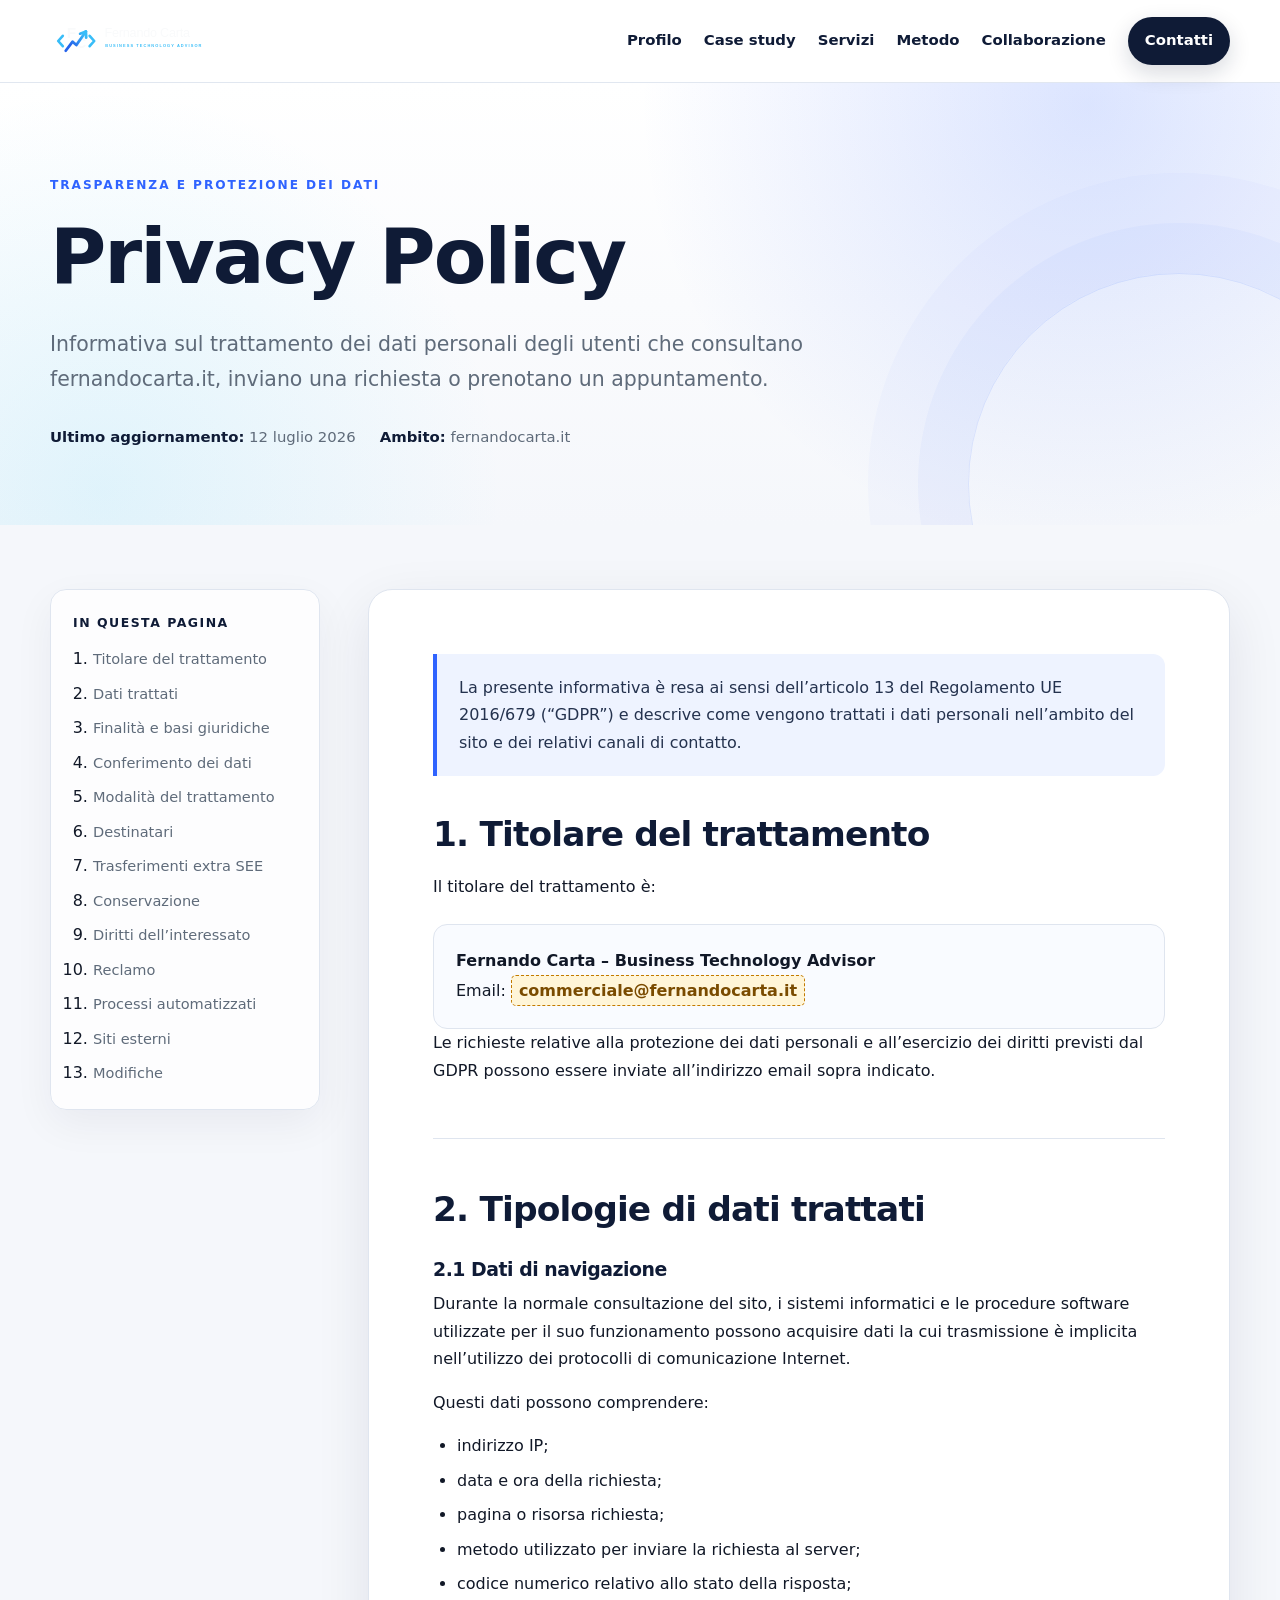
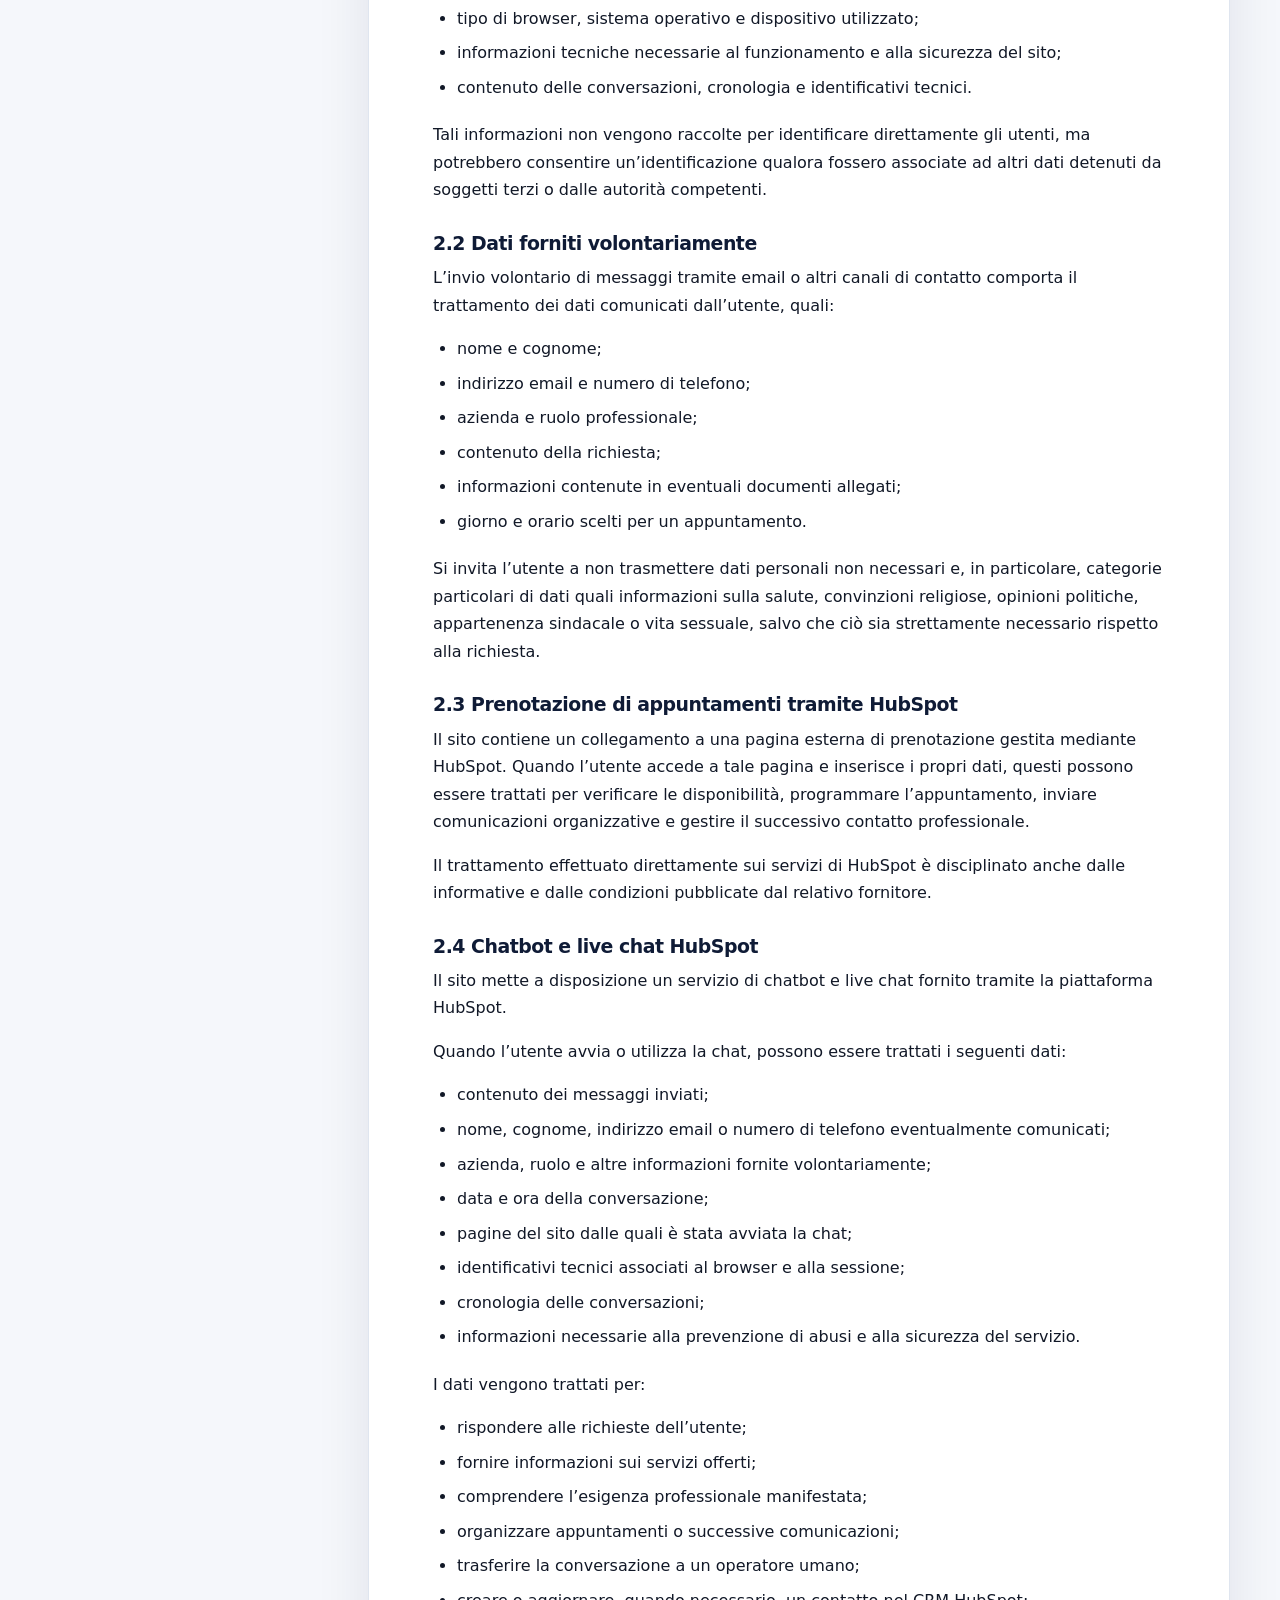
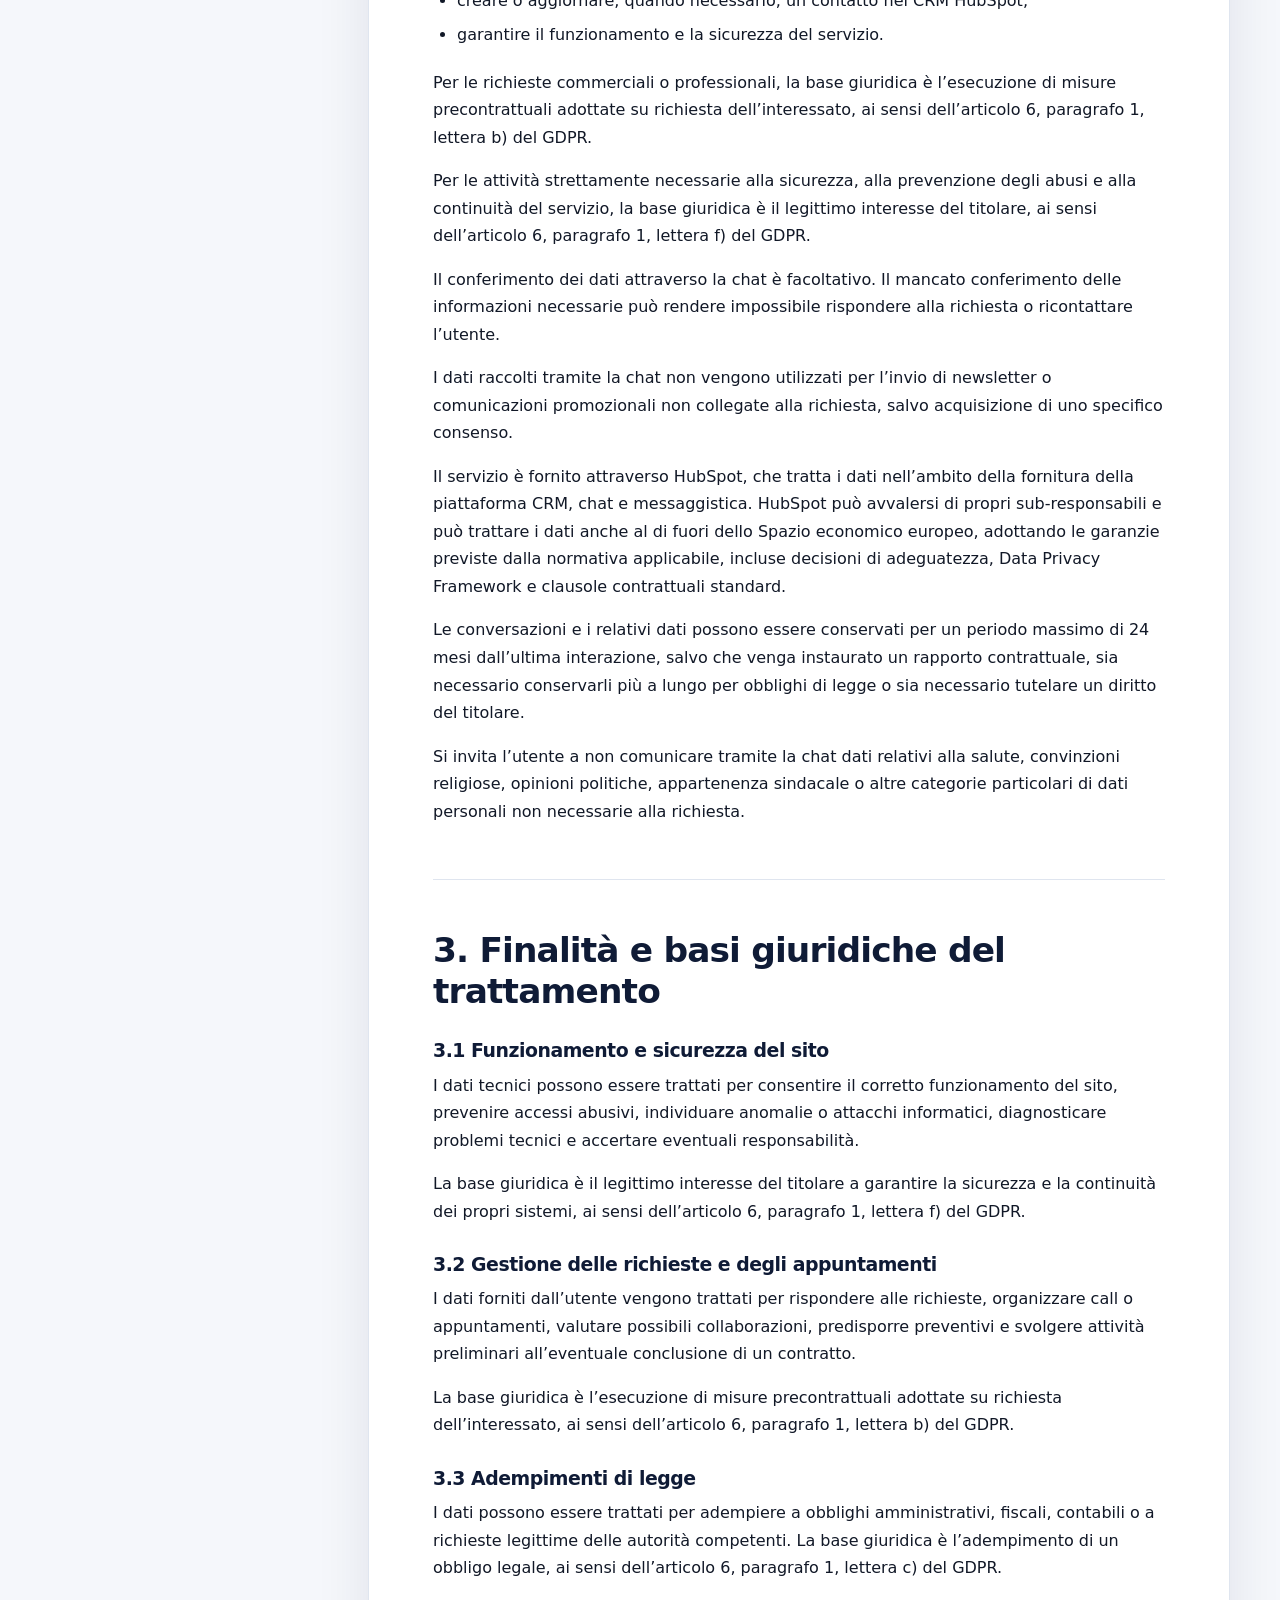
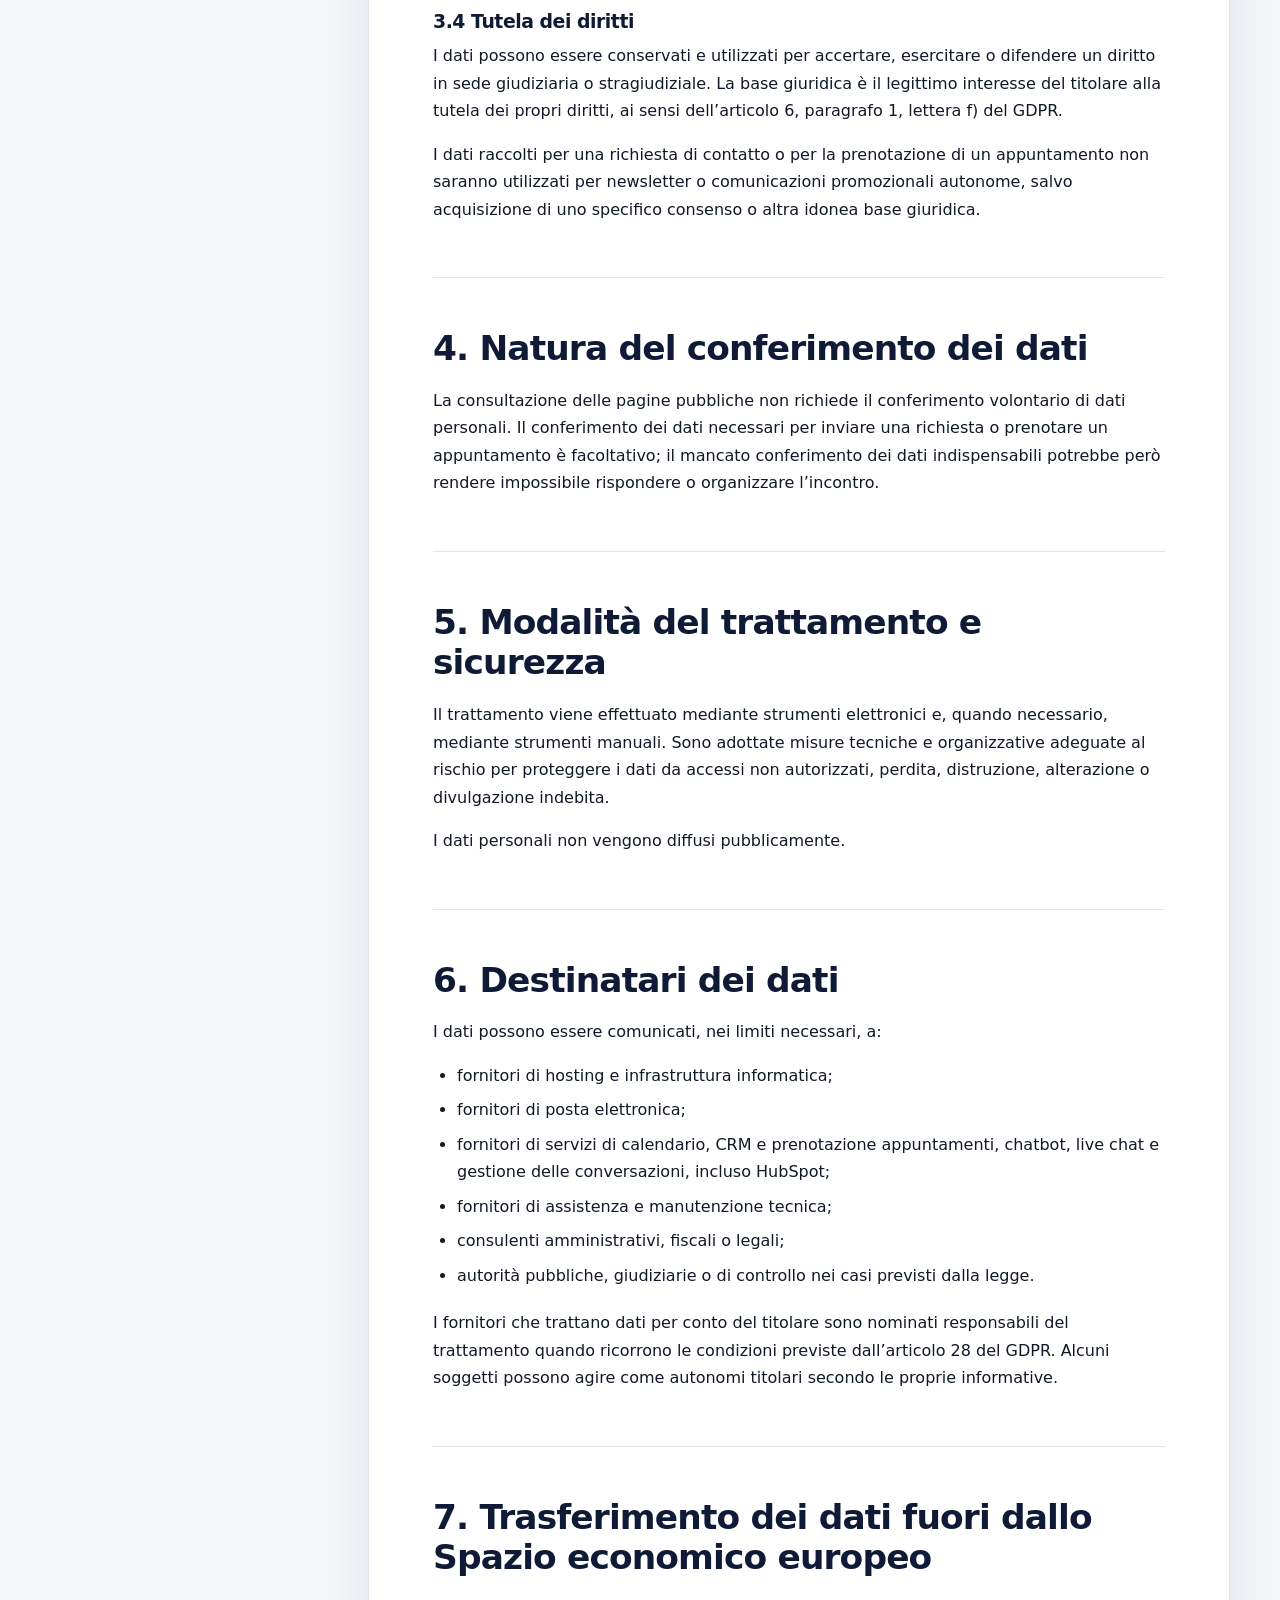
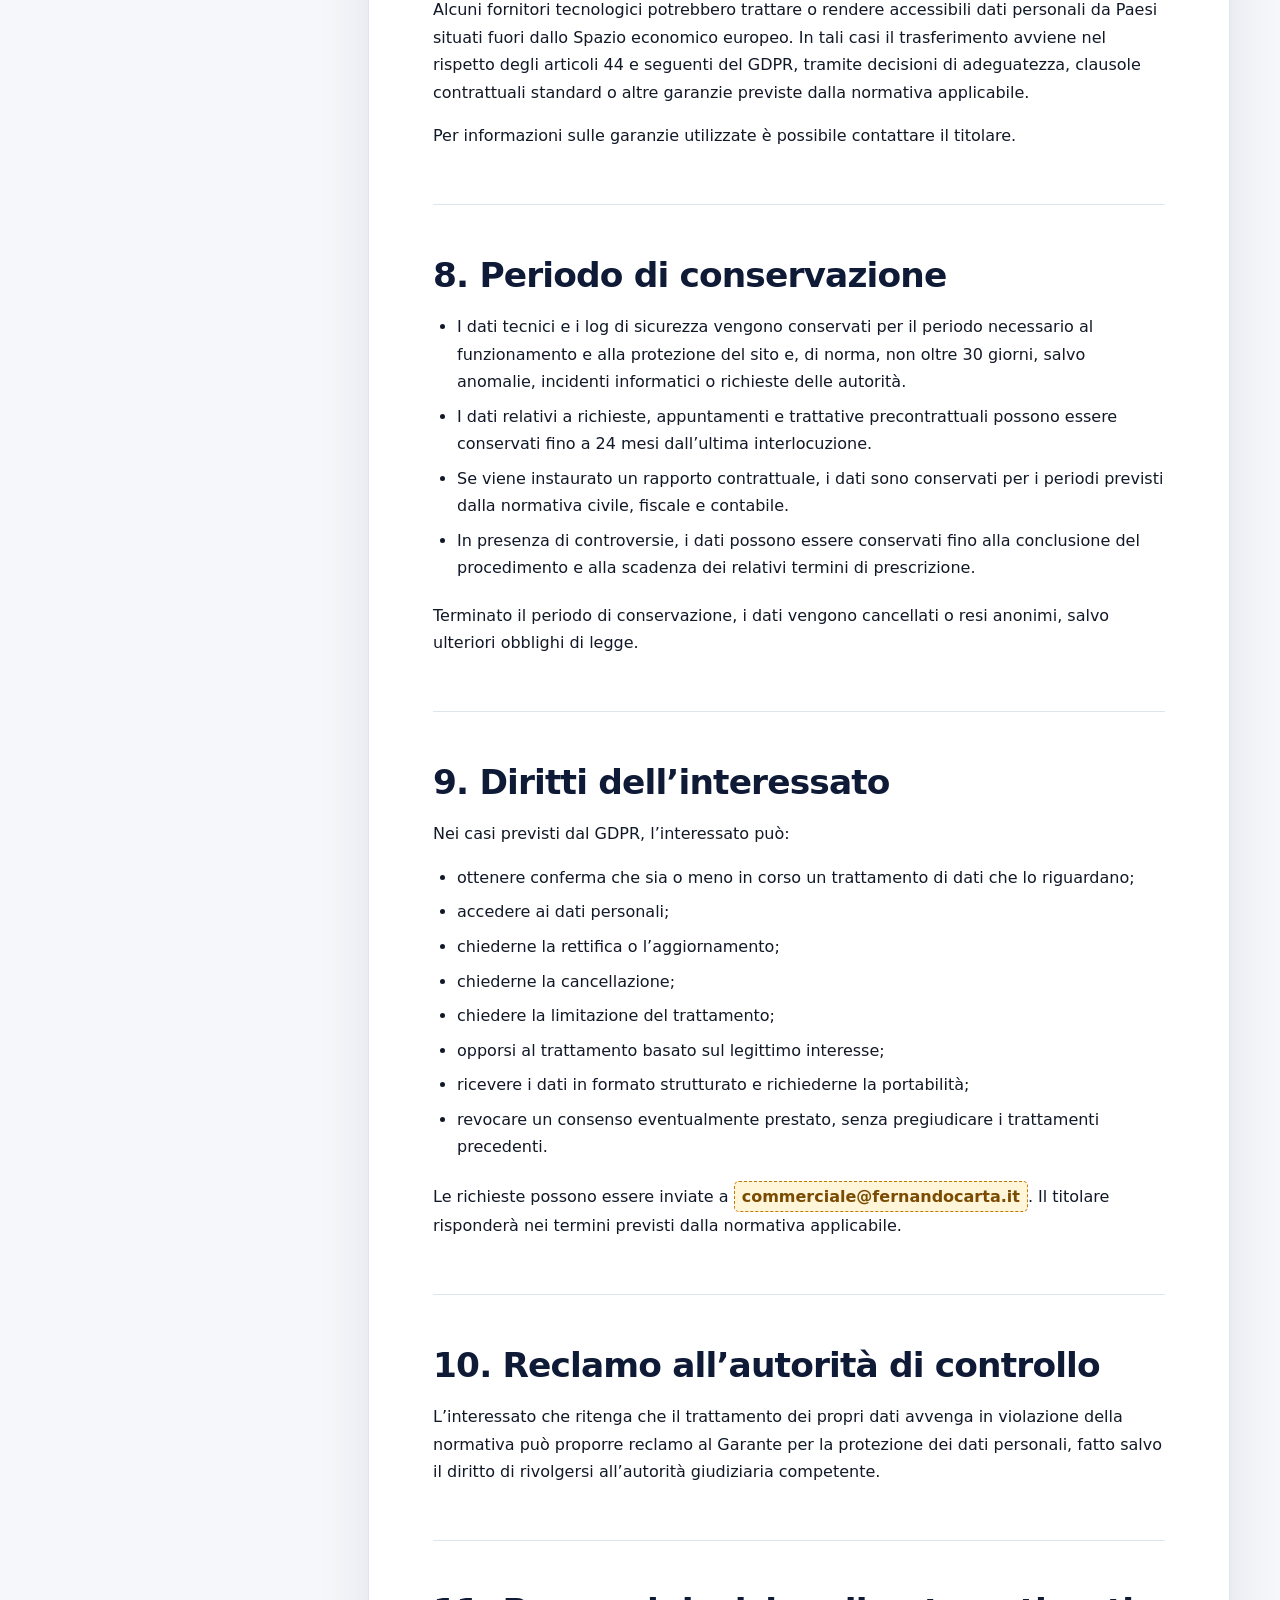
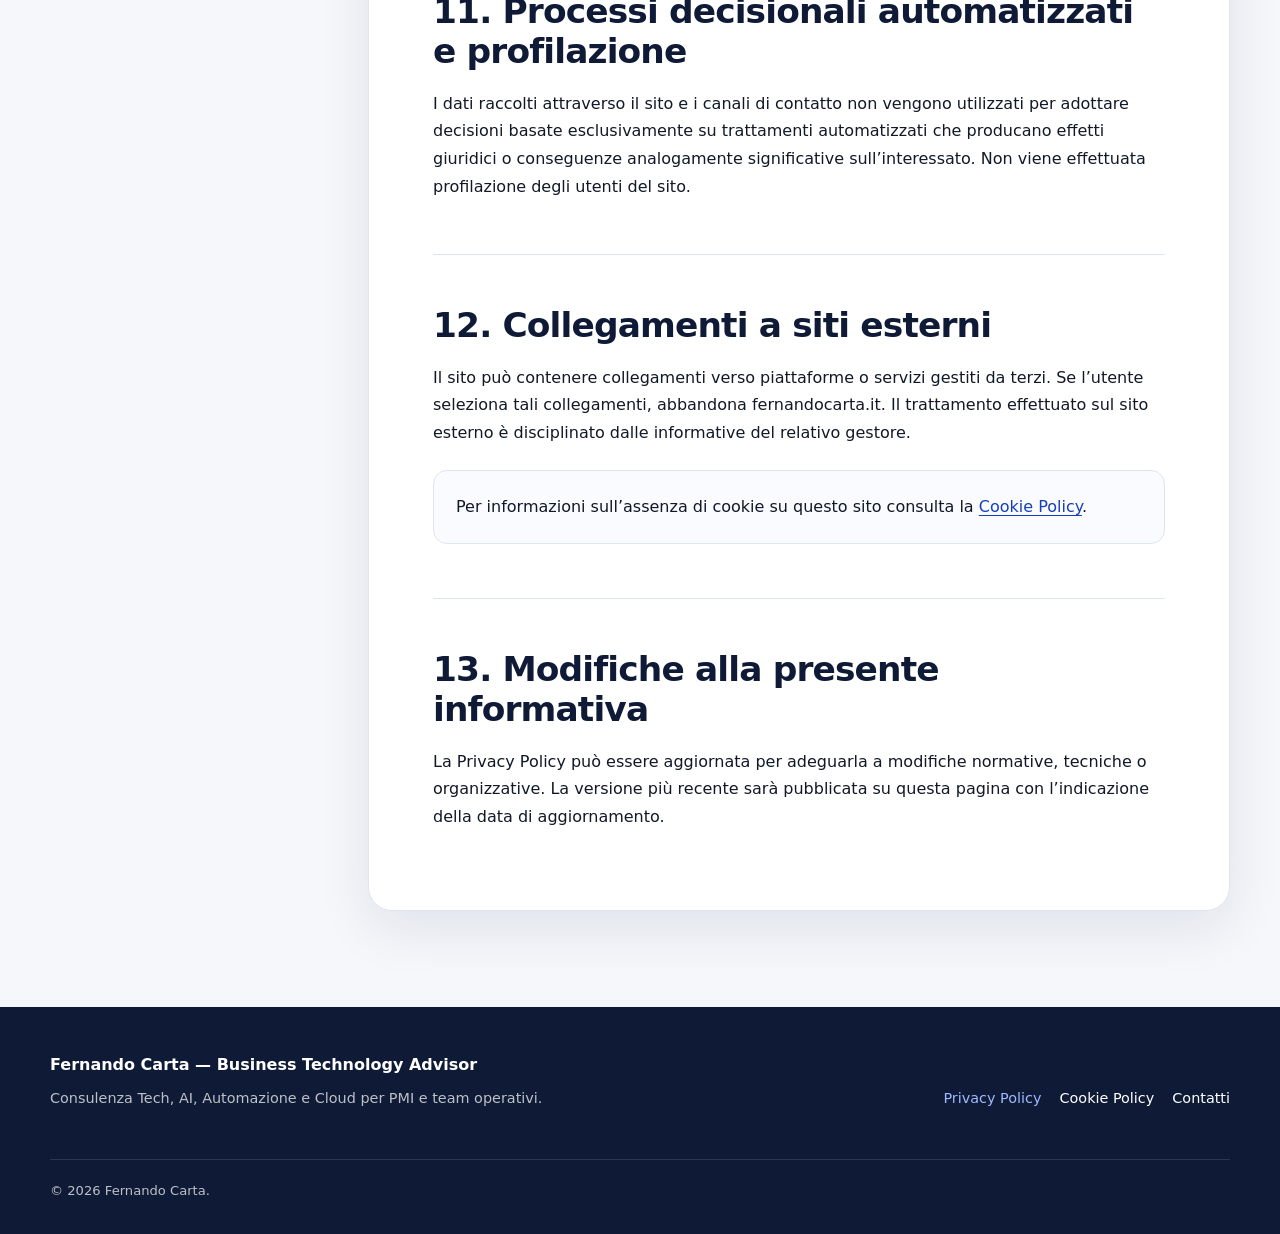
<file: privacy-policy.html>
<!doctype html>
<html lang="it">
<head>
  <meta charset="utf-8">
  <meta name="viewport" content="width=device-width, initial-scale=1">
  <meta name="robots" content="index,follow">
  <meta name="description" content="Informativa sul trattamento dei dati personali del sito fernandocarta.it.">
  <title>Privacy Policy | Fernando Carta</title>
  <link rel="canonical" href="https://www.fernandocarta.it/privacy-policy">
  <link rel="stylesheet" href="assets/legal-pages.css">
</head>
<body>
  <a class="skip-link" href="#contenuto">Vai al contenuto</a>

  <header class="site-header">
    <div class="header-inner">
      <a class="brand" href="/" aria-label="Fernando Carta - Home">
        <img src="assets/logo-horizontal-dark.svg" alt="Fernando Carta - Business Technology Advisor" width="214" height="48">
      </a>

      <nav class="main-nav" aria-label="Navigazione principale">
        <a href="/#profilo">Profilo</a>
        <a href="/#case-study">Case study</a>
        <a href="/#servizi">Servizi</a>
        <a href="/#metodo">Metodo</a>
        <a href="/#collaborazione">Collaborazione</a>
        <!-- <a href="/workai-os">WorkAI OS</a> -->
        <a class="nav-cta" href="/#contatti">Contatti</a>
      </nav>
    </div>
  </header>

  <main id="contenuto">
    <section class="legal-hero" aria-labelledby="page-title">
      <div class="hero-inner">
        <p class="eyebrow">Trasparenza e protezione dei dati</p>
        <h1 id="page-title">Privacy Policy</h1>
        <p class="hero-copy">
          Informativa sul trattamento dei dati personali degli utenti che consultano fernandocarta.it,
          inviano una richiesta o prenotano un appuntamento.
        </p>
        <div class="hero-meta">
          <span><strong>Ultimo aggiornamento:</strong> 12 luglio 2026</span>
          <span><strong>Ambito:</strong> fernandocarta.it</span>
        </div>
      </div>
    </section>

    <div class="page-layout">
      <aside class="toc" aria-label="Indice della pagina">
        <p class="toc-title">In questa pagina</p>
        <ol>
          <li><a href="#titolare">Titolare del trattamento</a></li>
          <li><a href="#dati">Dati trattati</a></li>
          <li><a href="#finalita">Finalità e basi giuridiche</a></li>
          <li><a href="#conferimento">Conferimento dei dati</a></li>
          <li><a href="#modalita">Modalità del trattamento</a></li>
          <li><a href="#destinatari">Destinatari</a></li>
          <li><a href="#trasferimenti">Trasferimenti extra SEE</a></li>
          <li><a href="#conservazione">Conservazione</a></li>
          <li><a href="#diritti">Diritti dell’interessato</a></li>
          <li><a href="#reclamo">Reclamo</a></li>
          <li><a href="#automatizzati">Processi automatizzati</a></li>
          <li><a href="#esterni">Siti esterni</a></li>
          <li><a href="#modifiche">Modifiche</a></li>
        </ol>
      </aside>

      <article class="legal-card">
        <p class="notice">
          La presente informativa è resa ai sensi dell’articolo 13 del Regolamento UE 2016/679
          (“GDPR”) e descrive come vengono trattati i dati personali nell’ambito del sito e dei
          relativi canali di contatto.
        </p>

        <section class="legal-section" id="titolare">
          <h2>1. Titolare del trattamento</h2>
          <p>Il titolare del trattamento è:</p>
          <div class="contact-box">
            <p>
              <strong>Fernando Carta – Business Technology Advisor</strong><br>
             <!-- Partita IVA: <span class="placeholder">[INSERIRE PARTITA IVA]</span><br>
              Sede professionale: <span class="placeholder">[INSERIRE INDIRIZZO COMPLETO]</span><br> -->
              Email: <a href="mailto:commerciale@fernandocarta.it"><span class="placeholder">commerciale@fernandocarta.it</span></a>
            </p>
          </div>
          <p>
            Le richieste relative alla protezione dei dati personali e all’esercizio dei diritti
            previsti dal GDPR possono essere inviate all’indirizzo email sopra indicato.
          </p>
        </section>

        <section class="legal-section" id="dati">
          <h2>2. Tipologie di dati trattati</h2>

          <h3>2.1 Dati di navigazione</h3>
          <p>
            Durante la normale consultazione del sito, i sistemi informatici e le procedure software
            utilizzate per il suo funzionamento possono acquisire dati la cui trasmissione è implicita
            nell’utilizzo dei protocolli di comunicazione Internet.
          </p>
          <p>Questi dati possono comprendere:</p>
          <ul>
            <li>indirizzo IP;</li>
            <li>data e ora della richiesta;</li>
            <li>pagina o risorsa richiesta;</li>
            <li>metodo utilizzato per inviare la richiesta al server;</li>
            <li>codice numerico relativo allo stato della risposta;</li>
            <li>tipo di browser, sistema operativo e dispositivo utilizzato;</li>
            <li>informazioni tecniche necessarie al funzionamento e alla sicurezza del sito;</li>
            <li>contenuto delle conversazioni, cronologia e identificativi tecnici.</li>
          </ul>
          <p>
            Tali informazioni non vengono raccolte per identificare direttamente gli utenti, ma
            potrebbero consentire un’identificazione qualora fossero associate ad altri dati detenuti
            da soggetti terzi o dalle autorità competenti.
          </p>

          <h3>2.2 Dati forniti volontariamente</h3>
          <p>
            L’invio volontario di messaggi tramite email o altri canali di contatto comporta il
            trattamento dei dati comunicati dall’utente, quali:
          </p>
          <ul>
            <li>nome e cognome;</li>
            <li>indirizzo email e numero di telefono;</li>
            <li>azienda e ruolo professionale;</li>
            <li>contenuto della richiesta;</li>
            <li>informazioni contenute in eventuali documenti allegati;</li>
            <li>giorno e orario scelti per un appuntamento.</li>
          </ul>
          <p>
            Si invita l’utente a non trasmettere dati personali non necessari e, in particolare,
            categorie particolari di dati quali informazioni sulla salute, convinzioni religiose,
            opinioni politiche, appartenenza sindacale o vita sessuale, salvo che ciò sia strettamente
            necessario rispetto alla richiesta.
          </p>

          <h3>2.3 Prenotazione di appuntamenti tramite HubSpot</h3>
          <p>
            Il sito contiene un collegamento a una pagina esterna di prenotazione gestita mediante
            HubSpot. Quando l’utente accede a tale pagina e inserisce i propri dati, questi possono
            essere trattati per verificare le disponibilità, programmare l’appuntamento, inviare
            comunicazioni organizzative e gestire il successivo contatto professionale.
          </p>
          <p>
            Il trattamento effettuato direttamente sui servizi di HubSpot è disciplinato anche dalle
            informative e dalle condizioni pubblicate dal relativo fornitore.
          </p>
          <h3>2.4 Chatbot e live chat HubSpot</h3>
          <p>
            Il sito mette a disposizione un servizio di chatbot e live chat fornito tramite la piattaforma HubSpot.
          </p>
          <p>
            Quando l’utente avvia o utilizza la chat, possono essere trattati i seguenti dati:
          </p>
          <ul>
            <li>contenuto dei messaggi inviati;</li>
            <li>nome, cognome, indirizzo email o numero di telefono eventualmente comunicati;</li>
            <li>azienda, ruolo e altre informazioni fornite volontariamente;</li>
            <li>data e ora della conversazione;</li>
            <li>pagine del sito dalle quali è stata avviata la chat;</li>
            <li>identificativi tecnici associati al browser e alla sessione;</li>
            <li>cronologia delle conversazioni;</li>
            <li>informazioni necessarie alla prevenzione di abusi e alla sicurezza del servizio.</li>
          </ul>
          <p>I dati vengono trattati per:</p>
          <ul>
            <li>rispondere alle richieste dell’utente;</li>
            <li>fornire informazioni sui servizi offerti;</li>
            <li>comprendere l’esigenza professionale manifestata;</li>
            <li>organizzare appuntamenti o successive comunicazioni;</li>
            <li>trasferire la conversazione a un operatore umano;</li>
            <li>creare o aggiornare, quando necessario, un contatto nel CRM HubSpot;</li>
            <li>garantire il funzionamento e la sicurezza del servizio.</li>
          </ul>
          <p>
            Per le richieste commerciali o professionali, la base giuridica è l’esecuzione di misure precontrattuali 
            adottate su richiesta dell’interessato, ai sensi dell’articolo 6, paragrafo 1, lettera b) del GDPR.
          </p>
          <p>
            Per le attività strettamente necessarie alla sicurezza, alla prevenzione degli abusi e alla continuità 
            del servizio, la base giuridica è il legittimo interesse del titolare, ai sensi dell’articolo 6, 
            paragrafo 1, lettera f) del GDPR.
          </p>
          <p>
            Il conferimento dei dati attraverso la chat è facoltativo. Il mancato conferimento delle informazioni
             necessarie può rendere impossibile rispondere alla richiesta o ricontattare l’utente.
          </p>
          <p>
            I dati raccolti tramite la chat non vengono utilizzati per l’invio di newsletter o comunicazioni 
            promozionali non collegate alla richiesta, salvo acquisizione di uno specifico consenso.
          </p>
          <p>
            Il servizio è fornito attraverso HubSpot, che tratta i dati nell’ambito della fornitura della piattaforma CRM, 
            chat e messaggistica. HubSpot può avvalersi di propri sub-responsabili e può trattare i dati anche al di fuori 
            dello Spazio economico europeo, adottando le garanzie previste dalla normativa applicabile, incluse decisioni
             di adeguatezza, Data Privacy Framework e clausole contrattuali standard.
          </p>
          <p>
            Le conversazioni e i relativi dati possono essere conservati per un periodo massimo di 24 mesi 
            dall’ultima interazione, salvo che venga instaurato un rapporto contrattuale, sia necessario 
            conservarli più a lungo per obblighi di legge o sia necessario tutelare un diritto del titolare.
          </p>
          <p>
            Si invita l’utente a non comunicare tramite la chat dati relativi alla salute, convinzioni religiose, 
            opinioni politiche, appartenenza sindacale o altre categorie particolari di dati personali 
            non necessarie alla richiesta.
          </p>
        </section>

        <section class="legal-section" id="finalita">
          <h2>3. Finalità e basi giuridiche del trattamento</h2>

          <h3>3.1 Funzionamento e sicurezza del sito</h3>
          <p>
            I dati tecnici possono essere trattati per consentire il corretto funzionamento del sito,
            prevenire accessi abusivi, individuare anomalie o attacchi informatici, diagnosticare
            problemi tecnici e accertare eventuali responsabilità.
          </p>
          <p>
            La base giuridica è il legittimo interesse del titolare a garantire la sicurezza e la
            continuità dei propri sistemi, ai sensi dell’articolo 6, paragrafo 1, lettera f) del GDPR.
          </p>

          <h3>3.2 Gestione delle richieste e degli appuntamenti</h3>
          <p>
            I dati forniti dall’utente vengono trattati per rispondere alle richieste, organizzare call
            o appuntamenti, valutare possibili collaborazioni, predisporre preventivi e svolgere attività
            preliminari all’eventuale conclusione di un contratto.
          </p>
          <p>
            La base giuridica è l’esecuzione di misure precontrattuali adottate su richiesta
            dell’interessato, ai sensi dell’articolo 6, paragrafo 1, lettera b) del GDPR.
          </p>

          <h3>3.3 Adempimenti di legge</h3>
          <p>
            I dati possono essere trattati per adempiere a obblighi amministrativi, fiscali, contabili
            o a richieste legittime delle autorità competenti. La base giuridica è l’adempimento di un
            obbligo legale, ai sensi dell’articolo 6, paragrafo 1, lettera c) del GDPR.
          </p>

          <h3>3.4 Tutela dei diritti</h3>
          <p>
            I dati possono essere conservati e utilizzati per accertare, esercitare o difendere un
            diritto in sede giudiziaria o stragiudiziale. La base giuridica è il legittimo interesse del
            titolare alla tutela dei propri diritti, ai sensi dell’articolo 6, paragrafo 1, lettera f)
            del GDPR.
          </p>

          <p>
            I dati raccolti per una richiesta di contatto o per la prenotazione di un appuntamento non
            saranno utilizzati per newsletter o comunicazioni promozionali autonome, salvo acquisizione
            di uno specifico consenso o altra idonea base giuridica.
          </p>
        </section>

        <section class="legal-section" id="conferimento">
          <h2>4. Natura del conferimento dei dati</h2>
          <p>
            La consultazione delle pagine pubbliche non richiede il conferimento volontario di dati
            personali. Il conferimento dei dati necessari per inviare una richiesta o prenotare un
            appuntamento è facoltativo; il mancato conferimento dei dati indispensabili potrebbe però
            rendere impossibile rispondere o organizzare l’incontro.
          </p>
        </section>

        <section class="legal-section" id="modalita">
          <h2>5. Modalità del trattamento e sicurezza</h2>
          <p>
            Il trattamento viene effettuato mediante strumenti elettronici e, quando necessario,
            mediante strumenti manuali. Sono adottate misure tecniche e organizzative adeguate al rischio
            per proteggere i dati da accessi non autorizzati, perdita, distruzione, alterazione o
            divulgazione indebita.
          </p>
          <p>I dati personali non vengono diffusi pubblicamente.</p>
        </section>

        <section class="legal-section" id="destinatari">
          <h2>6. Destinatari dei dati</h2>
          <p>I dati possono essere comunicati, nei limiti necessari, a:</p>
          <ul>
            <li>fornitori di hosting e infrastruttura informatica;</li>
            <li>fornitori di posta elettronica;</li>
            <li>fornitori di servizi di calendario, CRM e prenotazione appuntamenti, chatbot, live chat e gestione delle conversazioni, incluso HubSpot;</li>
            <li>fornitori di assistenza e manutenzione tecnica;</li>
            <li>consulenti amministrativi, fiscali o legali;</li>
            <li>autorità pubbliche, giudiziarie o di controllo nei casi previsti dalla legge.</li>
          </ul>
          <p>
            I fornitori che trattano dati per conto del titolare sono nominati responsabili del
            trattamento quando ricorrono le condizioni previste dall’articolo 28 del GDPR. Alcuni soggetti
            possono agire come autonomi titolari secondo le proprie informative.
          </p>
        </section>

        <section class="legal-section" id="trasferimenti">
          <h2>7. Trasferimento dei dati fuori dallo Spazio economico europeo</h2>
          <p>
            Alcuni fornitori tecnologici potrebbero trattare o rendere accessibili dati personali da
            Paesi situati fuori dallo Spazio economico europeo. In tali casi il trasferimento avviene nel
            rispetto degli articoli 44 e seguenti del GDPR, tramite decisioni di adeguatezza, clausole
            contrattuali standard o altre garanzie previste dalla normativa applicabile.
          </p>
          <p>
            Per informazioni sulle garanzie utilizzate è possibile contattare il titolare.
          </p>
        </section>

        <section class="legal-section" id="conservazione">
          <h2>8. Periodo di conservazione</h2>
          <ul>
            <li>
              I dati tecnici e i log di sicurezza vengono conservati per il periodo necessario al
              funzionamento e alla protezione del sito e, di norma, non oltre 30 giorni, salvo anomalie,
              incidenti informatici o richieste delle autorità.
            </li>
            <li>
              I dati relativi a richieste, appuntamenti e trattative precontrattuali possono essere
              conservati fino a 24 mesi dall’ultima interlocuzione.
            </li>
            <li>
              Se viene instaurato un rapporto contrattuale, i dati sono conservati per i periodi previsti
              dalla normativa civile, fiscale e contabile.
            </li>
            <li>
              In presenza di controversie, i dati possono essere conservati fino alla conclusione del
              procedimento e alla scadenza dei relativi termini di prescrizione.
            </li>
          </ul>
          <p>
            Terminato il periodo di conservazione, i dati vengono cancellati o resi anonimi, salvo
            ulteriori obblighi di legge.
          </p>
        </section>

        <section class="legal-section" id="diritti">
          <h2>9. Diritti dell’interessato</h2>
          <p>Nei casi previsti dal GDPR, l’interessato può:</p>
          <ul>
            <li>ottenere conferma che sia o meno in corso un trattamento di dati che lo riguardano;</li>
            <li>accedere ai dati personali;</li>
            <li>chiederne la rettifica o l’aggiornamento;</li>
            <li>chiederne la cancellazione;</li>
            <li>chiedere la limitazione del trattamento;</li>
            <li>opporsi al trattamento basato sul legittimo interesse;</li>
            <li>ricevere i dati in formato strutturato e richiederne la portabilità;</li>
            <li>revocare un consenso eventualmente prestato, senza pregiudicare i trattamenti precedenti.</li>
          </ul>
          <p>
            Le richieste possono essere inviate a
            <a href="mailto:commerciale@fernandocarta.it"><span class="placeholder">commerciale@fernandocarta.it</span></a>.
            Il titolare risponderà nei termini previsti dalla normativa applicabile.
          </p>
        </section>

        <section class="legal-section" id="reclamo">
          <h2>10. Reclamo all’autorità di controllo</h2>
          <p>
            L’interessato che ritenga che il trattamento dei propri dati avvenga in violazione della
            normativa può proporre reclamo al Garante per la protezione dei dati personali, fatto salvo
            il diritto di rivolgersi all’autorità giudiziaria competente.
          </p>
        </section>

        <section class="legal-section" id="automatizzati">
          <h2>11. Processi decisionali automatizzati e profilazione</h2>
          <p>
            I dati raccolti attraverso il sito e i canali di contatto non vengono utilizzati per adottare
            decisioni basate esclusivamente su trattamenti automatizzati che producano effetti giuridici
            o conseguenze analogamente significative sull’interessato. Non viene effettuata profilazione
            degli utenti del sito.
          </p>
        </section>

        <section class="legal-section" id="esterni">
          <h2>12. Collegamenti a siti esterni</h2>
          <p>
            Il sito può contenere collegamenti verso piattaforme o servizi gestiti da terzi. Se l’utente
            seleziona tali collegamenti, abbandona fernandocarta.it. Il trattamento effettuato sul sito
            esterno è disciplinato dalle informative del relativo gestore.
          </p>
          <div class="policy-link-box">
            <p>
              Per informazioni sull’assenza di cookie su questo sito consulta la
              <a href="/cookie-policy">Cookie Policy</a>.
            </p>
          </div>
        </section>

        <section class="legal-section" id="modifiche">
          <h2>13. Modifiche alla presente informativa</h2>
          <p>
            La Privacy Policy può essere aggiornata per adeguarla a modifiche normative, tecniche o
            organizzative. La versione più recente sarà pubblicata su questa pagina con l’indicazione
            della data di aggiornamento.
          </p>
        </section>
      </article>
    </div>
  </main>

  <footer class="site-footer">
    <div class="footer-inner">
      <div>
        <p class="footer-brand">Fernando Carta — Business Technology Advisor</p>
        <p class="footer-copy">
          Consulenza Tech, AI, Automazione e Cloud per PMI e team operativi.
        </p>
      </div>
      <nav class="footer-links" aria-label="Link legali">
        <a href="/privacy-policy" aria-current="page">Privacy Policy</a>
        <a href="/cookie-policy">Cookie Policy</a>
        <a href="/#contatti">Contatti</a>
      </nav>
      <div class="footer-bottom">
        © 2026 Fernando Carta. <!-- P.IVA <span class="placeholder">[INSERIRE PARTITA IVA]</span> ·
        Sede professionale: <span class="placeholder">[INSERIRE INDIRIZZO]</span> -->
      </div>
    </div>
  </footer>
  <!-- Start of HubSpot Embed Code -->
  <script type="text/javascript" id="hs-script-loader" async defer src="//js-eu1.hs-scripts.com/148210624.js"></script>
<!-- End of HubSpot Embed Code -->
</body>
</html>
</file>
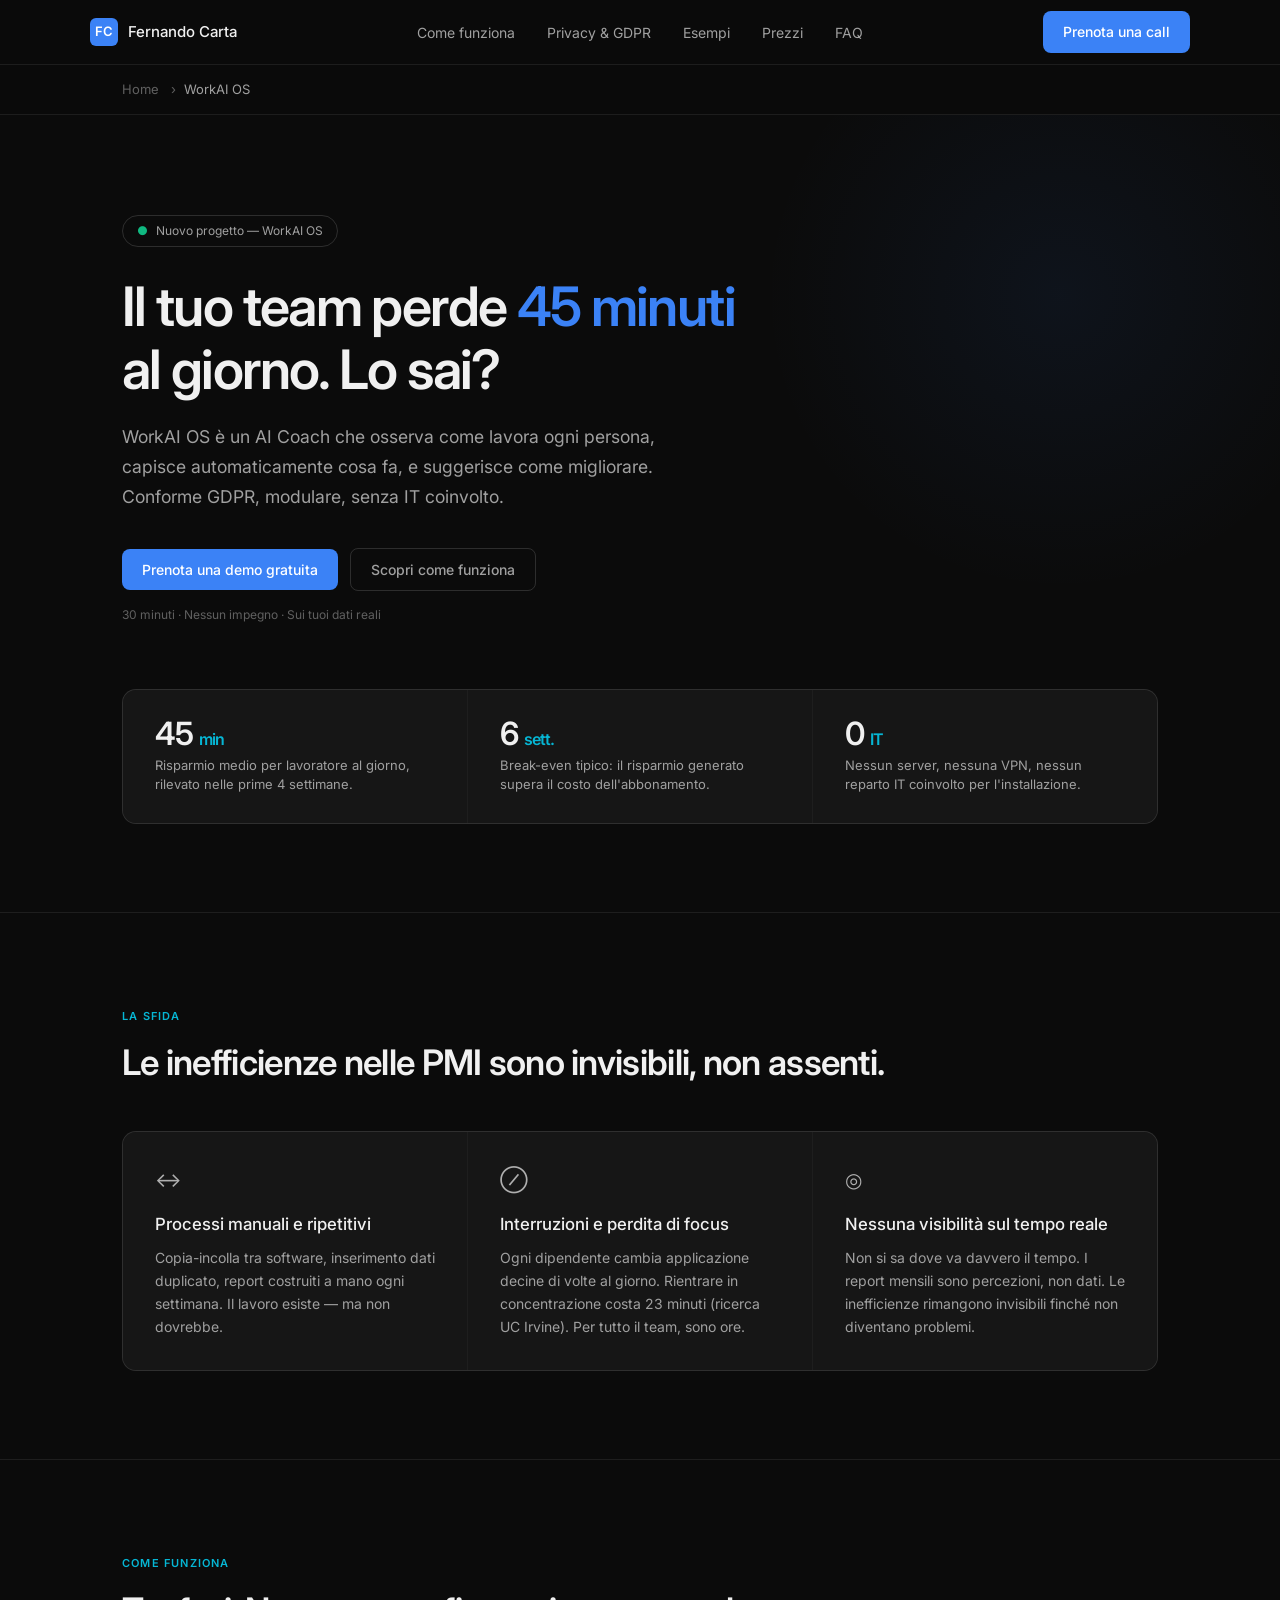
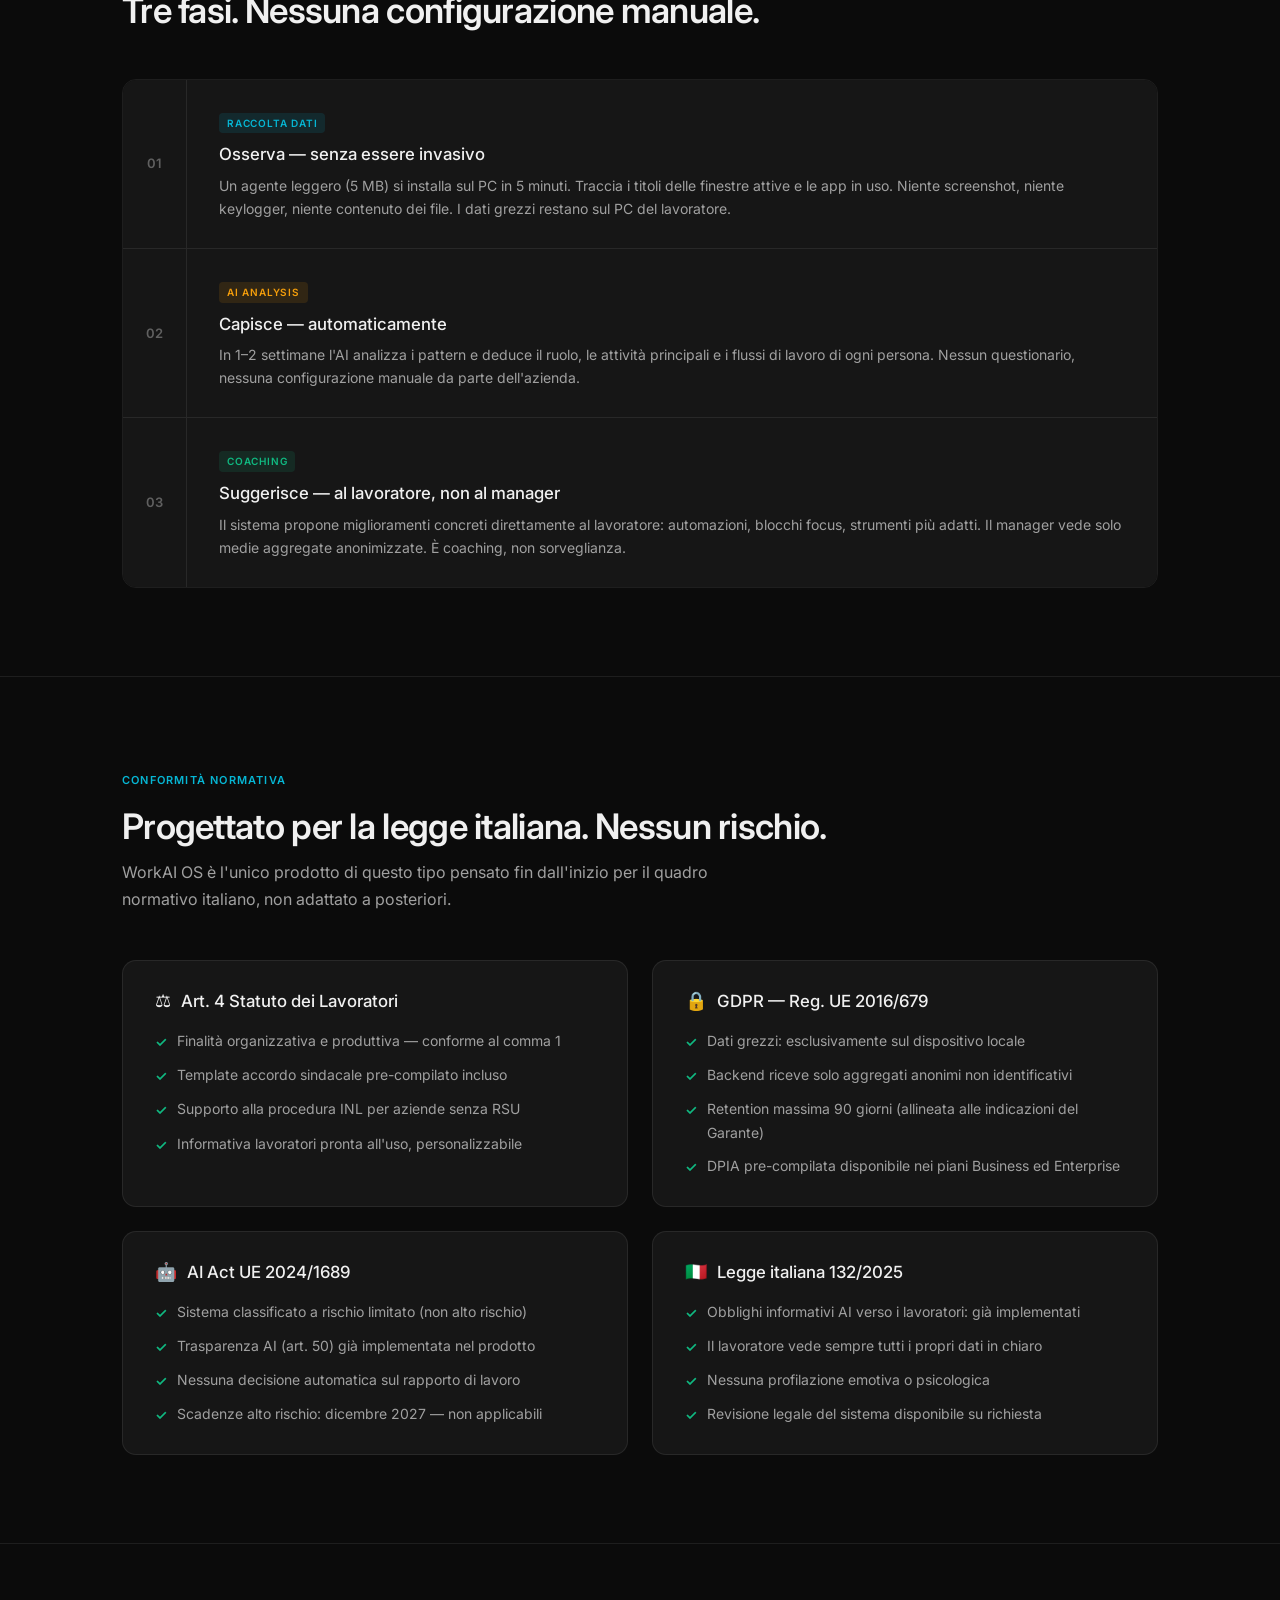
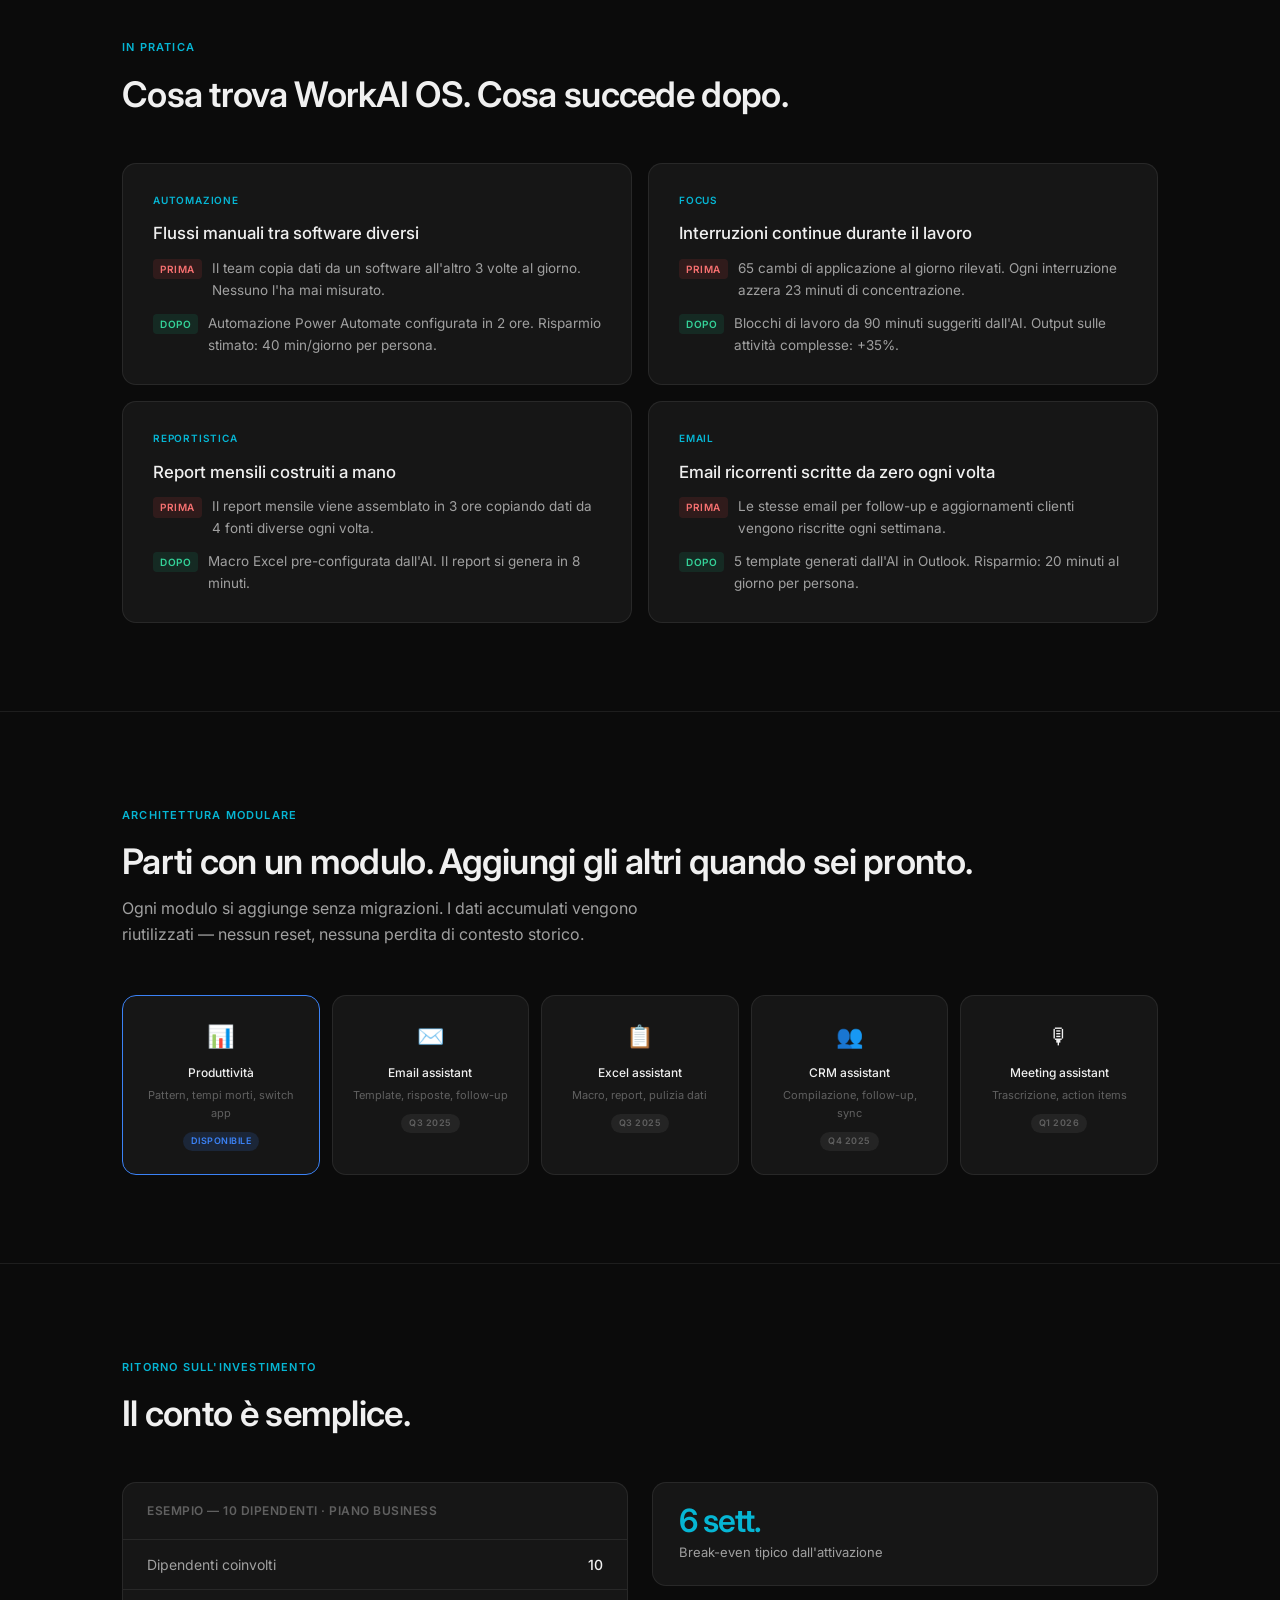
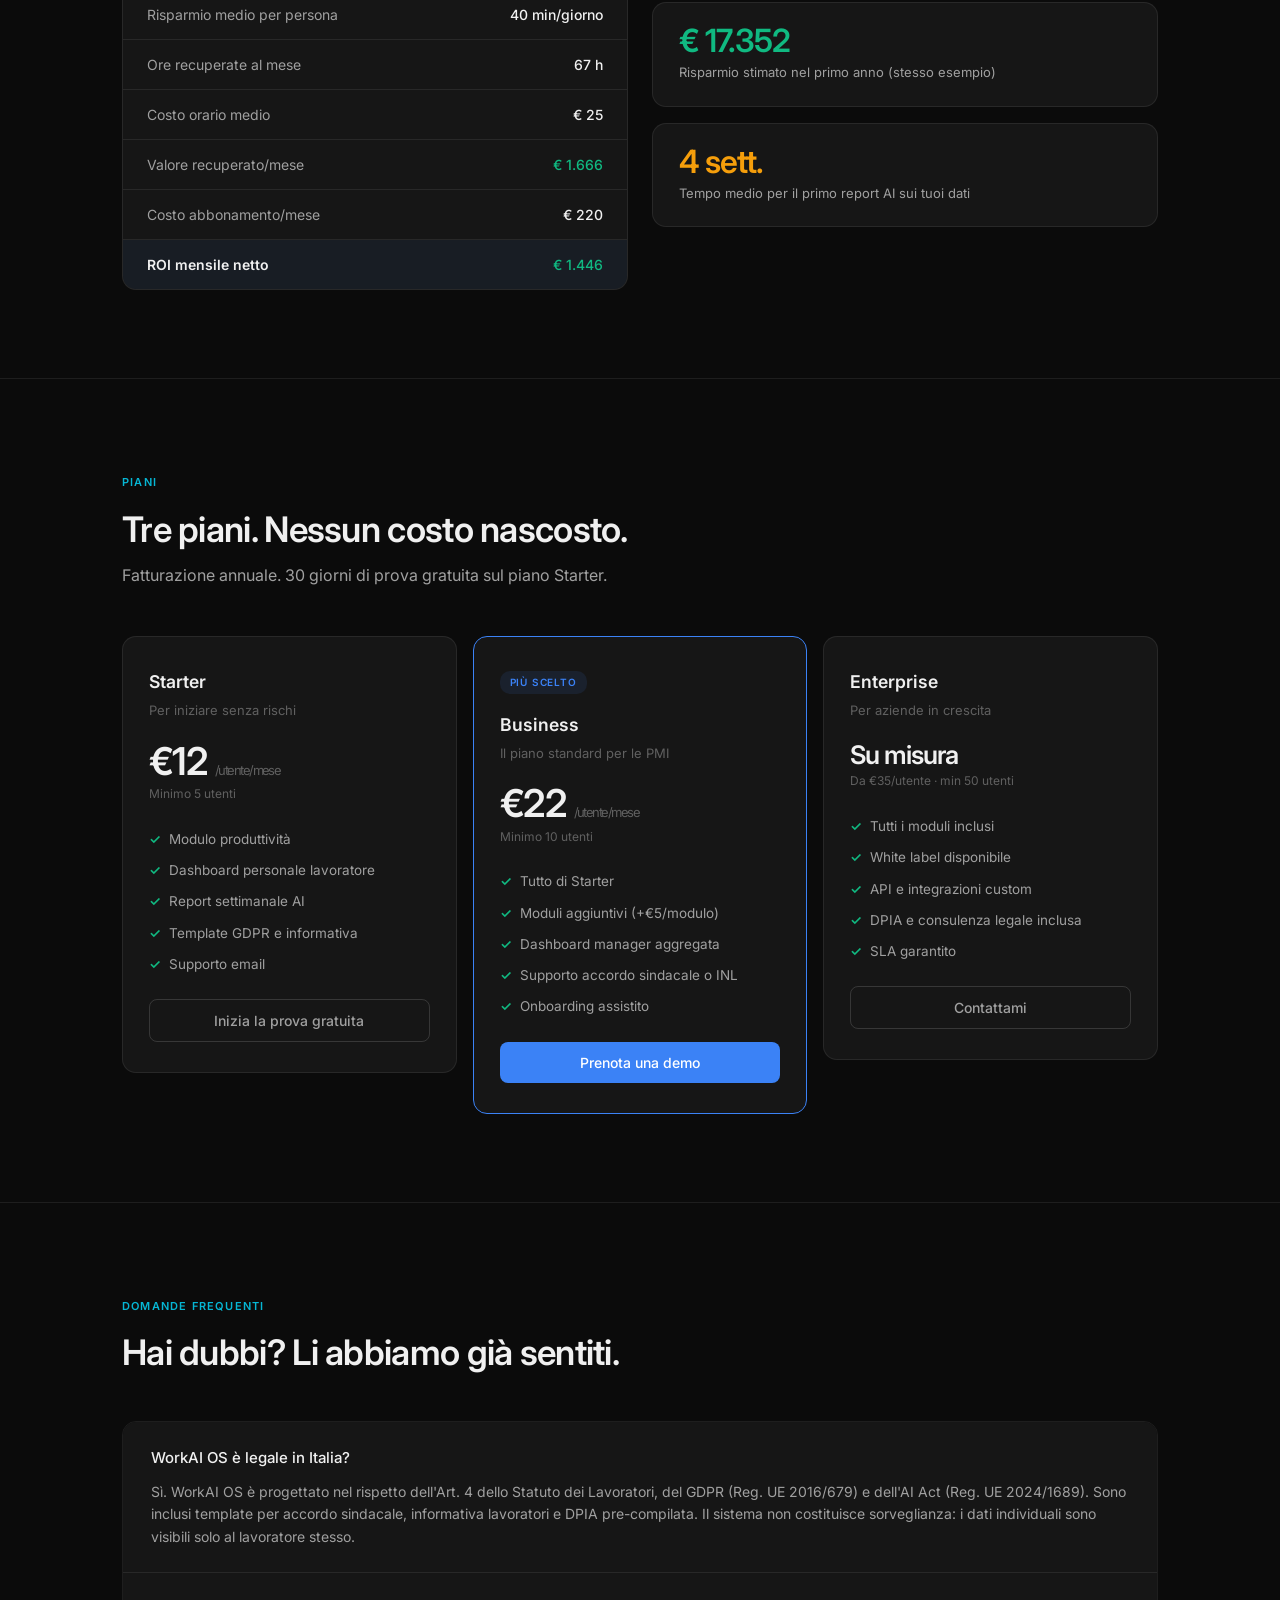
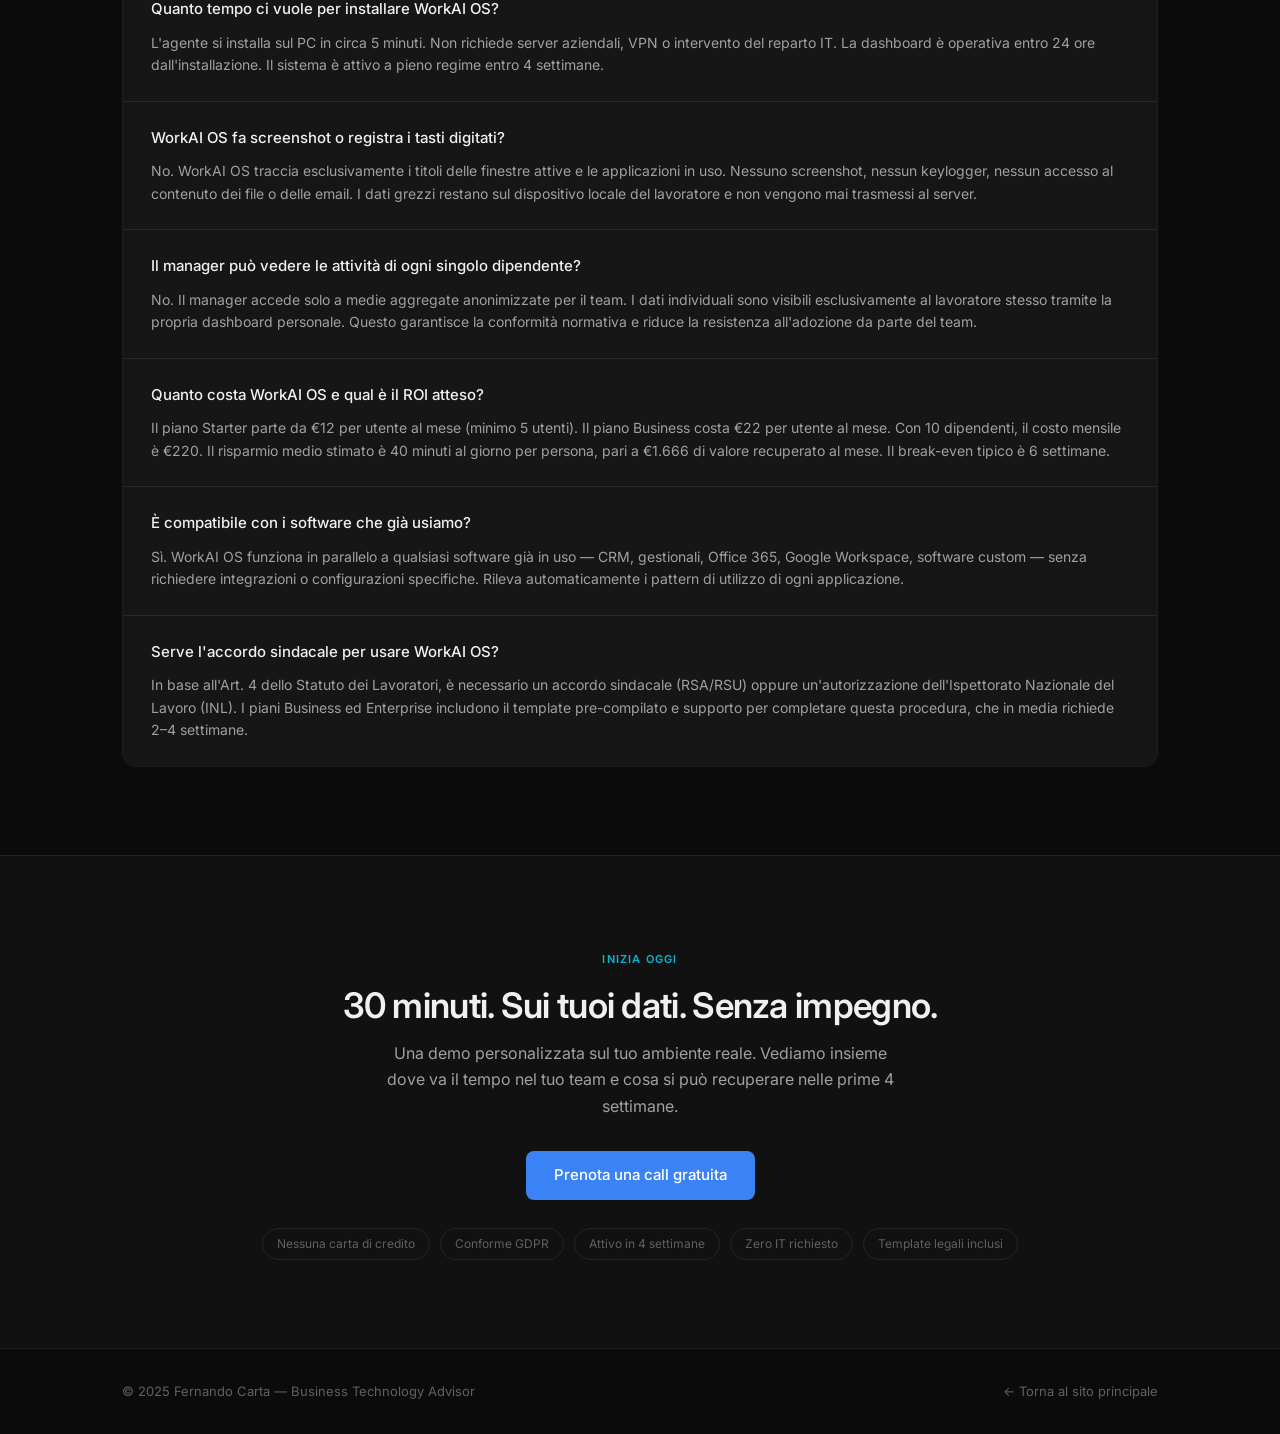
<file: workai-os.html>
<!DOCTYPE html>
<html lang="it" itemscope itemtype="https://schema.org/WebPage">
<head>
<meta charset="UTF-8">
<meta name="viewport" content="width=device-width, initial-scale=1.0">

<!-- ── SEO primario ────────────────────────────────────────── -->
<title>WorkAI OS | AI Coach per la Produttività delle PMI — Fernando Carta</title>
<meta name="description" content="WorkAI OS è l'AI Coach per la produttività delle PMI italiane. Recupera 45 minuti al giorno per dipendente, conforme GDPR e Art. 4 Statuto Lavoratori. Zero IT richiesto, attivo in 4 settimane.">
<meta name="keywords" content="AI produttività PMI, software monitoraggio lavoratori GDPR, AI coach dipendenti, automazione processi aziendali, WorkAI OS, Fernando Carta, produttività aziendale Italia">
<meta name="author" content="Fernando Carta">
<meta name="robots" content="index, follow, max-snippet:-1, max-image-preview:large, max-video-preview:-1">
<link rel="canonical" href="https://fernandocarta.it/workai-os">

<!-- ── Open Graph ─────────────────────────────────────────── -->
<meta property="og:type" content="website">
<meta property="og:site_name" content="Fernando Carta — Business Technology Advisor">
<meta property="og:title" content="WorkAI OS | AI Coach per la Produttività delle PMI">
<meta property="og:description" content="Il tuo team perde 45 minuti al giorno. WorkAI OS lo misura, capisce i pattern e suggerisce come migliorare. Conforme GDPR, modulare, attivo in 4 settimane.">
<meta property="og:url" content="https://fernandocarta.it/workai-os">
<meta property="og:image" content="https://fernandocarta.it/assets/workai-og.jpg">
<meta property="og:image:width" content="1200">
<meta property="og:image:height" content="630">
<meta property="og:image:alt" content="WorkAI OS — AI Coach per la produttività delle PMI italiane">
<meta property="og:locale" content="it_IT">

<!-- ── Twitter Card ───────────────────────────────────────── -->
<meta name="twitter:card" content="summary_large_image">
<meta name="twitter:site" content="@fernandocarta">
<meta name="twitter:creator" content="@fernandocarta">
<meta name="twitter:title" content="WorkAI OS | AI Coach per la Produttività delle PMI">
<meta name="twitter:description" content="Il tuo team perde 45 minuti al giorno. WorkAI OS lo misura e suggerisce come recuperarli. Conforme GDPR, attivo in 4 settimane.">
<meta name="twitter:image" content="https://fernandocarta.it/assets/workai-og.jpg">

<!-- ── Microdati WebPage ──────────────────────────────────── -->
<meta itemprop="name" content="WorkAI OS | AI Coach per la Produttività delle PMI">
<meta itemprop="description" content="WorkAI OS è l'AI Coach per la produttività delle PMI italiane. Recupera 45 minuti al giorno per dipendente, conforme GDPR e Art. 4 Statuto Lavoratori.">
<meta itemprop="url" content="https://fernandocarta.it/workai-os">
<meta itemprop="inLanguage" content="it">
<meta itemprop="datePublished" content="2025-06-01">
<meta itemprop="dateModified" content="2025-06-27">

<!-- ── JSON-LD Structured Data ───────────────────────────── -->
<script type="application/ld+json">
{
  "@context": "https://schema.org",
  "@graph": [
    {
      "@type": "WebSite",
      "@id": "https://fernandocarta.it/#website",
      "url": "https://fernandocarta.it",
      "name": "Fernando Carta — Business Technology Advisor",
      "description": "Consulente per PMI su tecnologia, AI, automazione processi e roadmap digitale.",
      "inLanguage": "it",
      "publisher": {
        "@id": "https://fernandocarta.it/#person"
      }
    },
    {
      "@type": "Person",
      "@id": "https://fernandocarta.it/#person",
      "name": "Fernando Carta",
      "jobTitle": "Business Technology Advisor",
      "description": "Consulente con oltre 15 anni di esperienza in leadership tecnologica, governance fornitori, automazione processi e trasformazione digitale per PMI.",
      "url": "https://fernandocarta.it",
      "sameAs": [
        "https://www.linkedin.com/in/cartafdd/"
      ],
      "knowsAbout": [
        "Intelligenza Artificiale",
        "Automazione processi",
        "Governance fornitori software",
        "Cloud optimization",
        "Produttività aziendale",
        "GDPR compliance"
      ]
    },
    {
      "@type": "WebPage",
      "@id": "https://fernandocarta.it/workai-os#webpage",
      "url": "https://fernandocarta.it/workai-os",
      "name": "WorkAI OS | AI Coach per la Produttività delle PMI",
      "description": "WorkAI OS è l'AI Coach per la produttività delle PMI italiane. Recupera 45 minuti al giorno per dipendente, conforme GDPR e Art. 4 Statuto Lavoratori.",
      "inLanguage": "it",
      "datePublished": "2025-06-01",
      "dateModified": "2025-06-27",
      "isPartOf": { "@id": "https://fernandocarta.it/#website" },
      "author": { "@id": "https://fernandocarta.it/#person" },
      "breadcrumb": { "@id": "https://fernandocarta.it/workai-os#breadcrumb" },
      "mainEntity": { "@id": "https://fernandocarta.it/workai-os#software" }
    },
    {
      "@type": "BreadcrumbList",
      "@id": "https://fernandocarta.it/workai-os#breadcrumb",
      "itemListElement": [
        {
          "@type": "ListItem",
          "position": 1,
          "name": "Home",
          "item": "https://fernandocarta.it"
        },
        {
          "@type": "ListItem",
          "position": 2,
          "name": "WorkAI OS",
          "item": "https://fernandocarta.it/workai-os"
        }
      ]
    },
    {
      "@type": "SoftwareApplication",
      "@id": "https://fernandocarta.it/workai-os#software",
      "name": "WorkAI OS",
      "alternateName": "WorkAI",
      "description": "AI Coach per la produttività delle PMI italiane. Osserva i pattern di utilizzo del PC, capisce automaticamente il ruolo e le attività di ogni lavoratore, e suggerisce miglioramenti concreti. Conforme GDPR, Art. 4 Statuto Lavoratori e AI Act UE 2024/1689.",
      "applicationCategory": "BusinessApplication",
      "operatingSystem": "Windows, macOS",
      "url": "https://fernandocarta.it/workai-os",
      "inLanguage": "it",
      "availableOnDevice": "Desktop",
      "offers": [
        {
          "@type": "Offer",
          "name": "Piano Starter",
          "description": "Modulo produttività, dashboard lavoratore, report settimanale AI, template GDPR inclusi.",
          "price": "12",
          "priceCurrency": "EUR",
          "priceSpecification": {
            "@type": "UnitPriceSpecification",
            "price": "12",
            "priceCurrency": "EUR",
            "unitText": "per utente al mese",
            "billingIncrement": 1
          },
          "availability": "https://schema.org/InStock",
          "seller": { "@id": "https://fernandocarta.it/#person" }
        },
        {
          "@type": "Offer",
          "name": "Piano Business",
          "description": "Tutto di Starter, moduli aggiuntivi, dashboard manager aggregata, supporto accordo sindacale, onboarding assistito.",
          "price": "22",
          "priceCurrency": "EUR",
          "priceSpecification": {
            "@type": "UnitPriceSpecification",
            "price": "22",
            "priceCurrency": "EUR",
            "unitText": "per utente al mese",
            "billingIncrement": 1
          },
          "availability": "https://schema.org/InStock",
          "seller": { "@id": "https://fernandocarta.it/#person" }
        },
        {
          "@type": "Offer",
          "name": "Piano Enterprise",
          "description": "Tutti i moduli inclusi, white label, API e integrazioni custom, DPIA e consulenza legale, SLA garantito.",
          "availability": "https://schema.org/InStock",
          "seller": { "@id": "https://fernandocarta.it/#person" }
        }
      ],
      "featureList": [
        "Rilevamento automatico ruolo e attività lavoratore",
        "Dashboard produttività personalizzata",
        "Suggerimenti AI per automazioni e focus",
        "Privacy by design — dati grezzi solo in locale",
        "Conforme Art. 4 Statuto Lavoratori",
        "Conforme GDPR Reg. UE 2016/679",
        "Conforme AI Act UE 2024/1689",
        "Architettura modulare espandibile",
        "Installazione in 5 minuti, zero IT"
      ],
      "creator": { "@id": "https://fernandocarta.it/#person" }
    },
    {
      "@type": "FAQPage",
      "@id": "https://fernandocarta.it/workai-os#faq",
      "mainEntity": [
        {
          "@type": "Question",
          "name": "WorkAI OS è legale in Italia?",
          "acceptedAnswer": {
            "@type": "Answer",
            "text": "Sì. WorkAI OS è progettato nel rispetto dell'Art. 4 dello Statuto dei Lavoratori, del GDPR (Reg. UE 2016/679) e dell'AI Act (Reg. UE 2024/1689). Sono inclusi template per accordo sindacale, informativa lavoratori e DPIA pre-compilata."
          }
        },
        {
          "@type": "Question",
          "name": "Quanto tempo ci vuole per installare WorkAI OS?",
          "acceptedAnswer": {
            "@type": "Answer",
            "text": "L'agente si installa sul PC in circa 5 minuti. Non richiede server aziendali, VPN o intervento del reparto IT. Il sistema è operativo entro 24 ore dall'installazione."
          }
        },
        {
          "@type": "Question",
          "name": "WorkAI OS fa screenshot o registra i tasti digitati?",
          "acceptedAnswer": {
            "@type": "Answer",
            "text": "No. WorkAI OS traccia esclusivamente i titoli delle finestre attive e le applicazioni in uso. Nessuno screenshot, nessun keylogger, nessun accesso al contenuto dei file. I dati grezzi restano sul dispositivo locale del lavoratore."
          }
        },
        {
          "@type": "Question",
          "name": "Quanto costa WorkAI OS?",
          "acceptedAnswer": {
            "@type": "Answer",
            "text": "Il piano Starter parte da €12 per utente al mese (minimo 5 utenti). Il piano Business costa €22 per utente al mese (minimo 10 utenti) e include supporto per accordo sindacale e onboarding assistito. È disponibile un piano Enterprise su misura da €35/utente per aziende con più di 50 dipendenti."
          }
        },
        {
          "@type": "Question",
          "name": "In quanto tempo si recupera l'investimento?",
          "acceptedAnswer": {
            "@type": "Answer",
            "text": "Il break-even tipico è di 6 settimane. Con 10 dipendenti e un risparmio medio di 40 minuti al giorno per persona, il valore recuperato è circa €1.666 al mese a fronte di un costo abbonamento di €220."
          }
        },
        {
          "@type": "Question",
          "name": "Il manager può vedere le attività di ogni singolo dipendente?",
          "acceptedAnswer": {
            "@type": "Answer",
            "text": "No. Il manager accede solo a medie aggregate anonimizzate per il team. I dati individuali sono visibili esclusivamente al lavoratore stesso. Questo garantisce la conformità normativa e riduce la resistenza all'adozione."
          }
        },
        {
          "@type": "Question",
          "name": "WorkAI OS funziona su Windows e Mac?",
          "acceptedAnswer": {
            "@type": "Answer",
            "text": "Sì, WorkAI OS è compatibile con Windows (dalla versione 10) e macOS (dalla versione 12 Monterey). Funziona con tutti i software già in uso senza richiedere sostituzioni o configurazioni aggiuntive."
          }
        }
      ]
    },
    {
      "@type": "Service",
      "@id": "https://fernandocarta.it/workai-os#service",
      "name": "Implementazione WorkAI OS per PMI",
      "description": "Servizio di consulenza e implementazione di WorkAI OS per PMI italiane: setup, supporto normativo (GDPR, Art. 4 Statuto), onboarding team e attivazione moduli.",
      "provider": { "@id": "https://fernandocarta.it/#person" },
      "areaServed": {
        "@type": "Country",
        "name": "Italia"
      },
      "serviceType": "Consulenza tecnologica e implementazione software AI",
      "offers": {
        "@type": "Offer",
        "availability": "https://schema.org/InStock",
        "url": "https://meetings-eu1.hubspot.com/fernando-carta"
      }
    }
  ]
}
</script>

<link rel="preconnect" href="https://fonts.googleapis.com">
<link rel="preconnect" href="https://fonts.gstatic.com" crossorigin>
<link href="https://fonts.googleapis.com/css2?family=Inter:wght@300;400;500;600&display=swap" rel="stylesheet">

<style>
*,*::before,*::after{box-sizing:border-box;margin:0;padding:0}
:root{
  --bg:#0b0b0b;--bg-2:#111111;--bg-card:#161616;
  --border:rgba(255,255,255,.08);--border-2:rgba(255,255,255,.14);
  --text:#f0f0f0;--text-2:#a0a0a0;--text-3:#606060;
  --accent:#3b82f6;--accent-2:#06b6d4;
  --green:#10b981;--amber:#f59e0b;--red:#ef4444;
  --radius:8px;--radius-lg:14px;
}
html{scroll-behavior:smooth}
body{font-family:'Inter',-apple-system,BlinkMacSystemFont,'Segoe UI',sans-serif;background:var(--bg);color:var(--text);font-size:16px;line-height:1.65;-webkit-font-smoothing:antialiased}

nav{position:sticky;top:0;z-index:100;background:rgba(11,11,11,.92);backdrop-filter:blur(12px);border-bottom:1px solid var(--border);padding:0 2rem}
.nav-inner{max-width:1100px;margin:0 auto;display:flex;align-items:center;justify-content:space-between;height:64px}
.nav-logo{display:flex;align-items:center;gap:10px;text-decoration:none;font-size:15px;font-weight:500;color:var(--text)}
.nav-logo-icon{width:28px;height:28px;background:var(--accent);border-radius:6px;display:flex;align-items:center;justify-content:center;font-size:13px;font-weight:600;color:#fff}
.nav-links{display:flex;align-items:center;gap:2rem;list-style:none}
.nav-links a{color:var(--text-2);text-decoration:none;font-size:14px;transition:color .15s}
.nav-links a:hover{color:var(--text)}
.btn{display:inline-flex;align-items:center;gap:7px;padding:9px 20px;border-radius:var(--radius);font-size:14px;font-weight:500;cursor:pointer;text-decoration:none;transition:all .15s;border:none;font-family:inherit}
.btn-primary{background:var(--accent);color:#fff}
.btn-primary:hover{background:#2563eb}
.btn-ghost{background:transparent;color:var(--text-2);border:1px solid var(--border-2)}
.btn-ghost:hover{background:var(--bg-card);color:var(--text)}

.container{max-width:1100px;margin:0 auto;padding:0 2rem}
section{padding:88px 0}
section+section{border-top:1px solid var(--border)}

.label{display:inline-block;font-size:11px;font-weight:600;letter-spacing:1.2px;text-transform:uppercase;color:var(--accent-2);margin-bottom:16px}
h1{font-size:clamp(2.2rem,5vw,3.4rem);font-weight:600;line-height:1.15;letter-spacing:-.03em}
h2{font-size:clamp(1.6rem,3vw,2.2rem);font-weight:600;line-height:1.2;letter-spacing:-.02em}
h3{font-size:1.05rem;font-weight:500;line-height:1.35}
p{color:var(--text-2)}

.hero{padding:100px 0 88px;border-top:none;position:relative;overflow:hidden}
.hero::before{content:'';position:absolute;top:-120px;right:-80px;width:600px;height:600px;background:radial-gradient(circle,rgba(59,130,246,.07) 0%,transparent 70%);pointer-events:none}
.hero-badge{display:inline-flex;align-items:center;gap:8px;border:1px solid var(--border-2);border-radius:20px;padding:5px 14px;font-size:12px;color:var(--text-2);margin-bottom:28px}
.hero-badge span{color:var(--green);font-weight:500}
.hero h1{max-width:760px;margin-bottom:22px}
.hero h1 em{color:var(--accent);font-style:normal}
.hero .sub{font-size:1.1rem;color:var(--text-2);max-width:560px;line-height:1.7;margin-bottom:36px}
.hero-cta{display:flex;gap:12px;flex-wrap:wrap;align-items:center}
.hero-stats{display:grid;grid-template-columns:repeat(3,1fr);gap:1px;background:var(--border);border:1px solid var(--border);border-radius:var(--radius-lg);overflow:hidden;margin-top:64px}
.stat{background:var(--bg-card);padding:28px 32px}
.stat-num{font-size:2rem;font-weight:600;letter-spacing:-.03em;color:var(--text);line-height:1;margin-bottom:6px}
.stat-num .unit{font-size:1rem;color:var(--accent-2)}
.stat p{font-size:13px;line-height:1.5}

.breadcrumb-nav{padding:14px 0;border-bottom:1px solid var(--border)}
.breadcrumb-list{display:flex;align-items:center;gap:8px;list-style:none;font-size:13px;color:var(--text-3)}
.breadcrumb-list a{color:var(--text-3);text-decoration:none}
.breadcrumb-list a:hover{color:var(--text-2)}
.breadcrumb-list li:not(:last-child)::after{content:'›';margin-left:8px}
.breadcrumb-list li:last-child{color:var(--text-2)}

.problem-grid{display:grid;grid-template-columns:repeat(3,1fr);gap:1px;background:var(--border);border:1px solid var(--border);border-radius:var(--radius-lg);overflow:hidden;margin-top:48px}
.problem-item{background:var(--bg-card);padding:32px}
.problem-icon{font-size:20px;margin-bottom:16px;display:block;opacity:.7}
.problem-item h3{margin-bottom:10px}

.steps{display:flex;flex-direction:column;margin-top:48px;border:1px solid var(--border);border-radius:var(--radius-lg);overflow:hidden}
.step{display:grid;grid-template-columns:64px 1fr;align-items:start;background:var(--bg-card);border-bottom:1px solid var(--border)}
.step:last-child{border-bottom:none}
.step-num{padding:28px 0;text-align:center;border-right:1px solid var(--border);font-size:13px;font-weight:600;color:var(--text-3);align-self:stretch;display:flex;align-items:center;justify-content:center}
.step-body{padding:28px 32px}
.step-body h3{color:var(--text);margin-bottom:8px}
.step-badge{display:inline-block;font-size:10px;font-weight:600;letter-spacing:.8px;text-transform:uppercase;padding:2px 8px;border-radius:4px;margin-bottom:10px}

.privacy-grid{display:grid;grid-template-columns:1fr 1fr;gap:24px;margin-top:48px}
.privacy-card{background:var(--bg-card);border:1px solid var(--border);border-radius:var(--radius-lg);padding:28px 32px}
.privacy-card h3{margin-bottom:16px;display:flex;align-items:center;gap:10px}
.privacy-card h3 .ico{font-size:18px}
.checklist{list-style:none;display:flex;flex-direction:column;gap:10px}
.checklist li{display:flex;align-items:flex-start;gap:10px;font-size:14px;color:var(--text-2)}
.checklist li::before{content:'✓';color:var(--green);font-weight:600;flex-shrink:0;margin-top:1px}

.examples-grid{display:grid;grid-template-columns:repeat(2,1fr);gap:16px;margin-top:48px}
.example-card{background:var(--bg-card);border:1px solid var(--border);border-radius:var(--radius-lg);padding:28px 30px}
.example-tag{font-size:10px;font-weight:600;letter-spacing:.8px;text-transform:uppercase;color:var(--accent-2);margin-bottom:14px;display:block}
.before-after{display:flex;flex-direction:column;gap:10px;margin-top:12px}
.ba-row{display:flex;gap:10px;align-items:flex-start;font-size:13.5px}
.ba-label{font-size:10px;font-weight:600;letter-spacing:.5px;text-transform:uppercase;padding:2px 7px;border-radius:4px;flex-shrink:0;margin-top:2px}
.ba-prima{background:rgba(239,68,68,.12);color:#f87171}
.ba-dopo{background:rgba(16,185,129,.12);color:#34d399}

.modules-grid{display:grid;grid-template-columns:repeat(5,1fr);gap:12px;margin-top:48px}
.module-card{background:var(--bg-card);border:1px solid var(--border);border-radius:var(--radius-lg);padding:22px 18px;text-align:center}
.module-card.active{border-color:var(--accent)}
.module-ico{font-size:22px;margin-bottom:10px;display:block}
.module-card h3{font-size:12px;font-weight:500;color:var(--text);margin-bottom:5px}
.module-card p{font-size:11px;color:var(--text-3)}
.module-chip{display:inline-block;margin-top:10px;font-size:9px;font-weight:600;letter-spacing:.5px;text-transform:uppercase;padding:2px 8px;border-radius:10px}
.chip-active{background:rgba(59,130,246,.15);color:var(--accent)}
.chip-soon{background:rgba(255,255,255,.06);color:var(--text-3)}

.roi-grid{display:grid;grid-template-columns:1fr 1fr;gap:24px;margin-top:48px;align-items:start}
.roi-table{background:var(--bg-card);border:1px solid var(--border);border-radius:var(--radius-lg);overflow:hidden}
.roi-table-head{padding:18px 24px;border-bottom:1px solid var(--border);font-size:12px;font-weight:600;color:var(--text-3);letter-spacing:.5px;text-transform:uppercase}
.roi-row{display:flex;justify-content:space-between;align-items:center;padding:13px 24px;border-bottom:1px solid var(--border);font-size:14px}
.roi-row:last-child{border-bottom:none}
.roi-row.total{background:rgba(59,130,246,.06);font-weight:600;color:var(--text)}
.roi-val{font-weight:500;color:var(--text)}
.roi-val.green{color:var(--green)}
.roi-kpis{display:flex;flex-direction:column;gap:16px}
.kpi-card{background:var(--bg-card);border:1px solid var(--border);border-radius:var(--radius-lg);padding:22px 26px}
.kpi-num{font-size:2rem;font-weight:600;letter-spacing:-.03em;line-height:1;margin-bottom:5px}
.kpi-label{font-size:13px;color:var(--text-2)}

.pricing-grid{display:grid;grid-template-columns:repeat(3,1fr);gap:16px;margin-top:48px;align-items:start}
.plan-card{background:var(--bg-card);border:1px solid var(--border);border-radius:var(--radius-lg);padding:30px 26px}
.plan-card.featured{border-color:var(--accent)}
.plan-tag{font-size:10px;font-weight:600;letter-spacing:.8px;text-transform:uppercase;color:var(--accent);background:rgba(59,130,246,.1);padding:3px 10px;border-radius:10px;display:inline-block;margin-bottom:16px}
.plan-name{font-size:1.1rem;font-weight:600;margin-bottom:4px}
.plan-desc{font-size:13px;color:var(--text-3);margin-bottom:20px}
.plan-price{font-size:2.4rem;font-weight:600;letter-spacing:-.04em;line-height:1;color:var(--text);margin-bottom:4px}
.plan-price .per{font-size:13px;font-weight:400;color:var(--text-3)}
.plan-min{font-size:12px;color:var(--text-3);margin-bottom:24px}
.plan-feats{list-style:none;display:flex;flex-direction:column;gap:9px;margin-bottom:24px}
.plan-feats li{font-size:13.5px;color:var(--text-2);display:flex;gap:8px;align-items:flex-start}
.plan-feats li::before{content:'✓';color:var(--green);font-weight:600;flex-shrink:0}

.faq-list{display:flex;flex-direction:column;gap:0;margin-top:48px;border:1px solid var(--border);border-radius:var(--radius-lg);overflow:hidden}
.faq-item{background:var(--bg-card);border-bottom:1px solid var(--border);padding:24px 28px}
.faq-item:last-child{border-bottom:none}
.faq-q{font-size:15px;font-weight:500;color:var(--text);margin-bottom:10px}
.faq-a{font-size:14px;color:var(--text-2);line-height:1.6}

.cta-section{text-align:center;background:var(--bg-2)}
.cta-section h2{margin-bottom:14px}
.cta-section p{max-width:520px;margin:0 auto 32px}
.cta-pills{display:flex;justify-content:center;flex-wrap:wrap;gap:10px;margin-top:28px}
.pill{font-size:12px;color:var(--text-3);border:1px solid var(--border);border-radius:20px;padding:5px 14px}

footer{border-top:1px solid var(--border);padding:32px 0}
.footer-inner{max-width:1100px;margin:0 auto;padding:0 2rem;display:flex;justify-content:space-between;align-items:center;font-size:13px;color:var(--text-3)}
.footer-inner a{color:var(--text-3);text-decoration:none}
.footer-inner a:hover{color:var(--text-2)}

@media(max-width:768px){
  section{padding:60px 0}
  .hero-stats,.problem-grid{grid-template-columns:1fr}
  .privacy-grid,.examples-grid,.roi-grid{grid-template-columns:1fr}
  .pricing-grid{grid-template-columns:1fr}
  .modules-grid{grid-template-columns:repeat(2,1fr)}
  .nav-links{display:none}
  .hero h1{font-size:2rem}
  .step{grid-template-columns:48px 1fr}
}
</style>
</head>
<body>

<!-- ── Nav ───────────────────────────────────────────────── -->
<nav>
  <div class="nav-inner">
    <a class="nav-logo" href="https://fernandocarta.it">
      <div class="nav-logo-icon">FC</div>
      Fernando Carta
    </a>
    <ul class="nav-links">
      <li><a href="#come-funziona">Come funziona</a></li>
      <li><a href="#privacy">Privacy & GDPR</a></li>
      <li><a href="#esempi">Esempi</a></li>
      <li><a href="#pricing">Prezzi</a></li>
      <li><a href="#faq">FAQ</a></li>
    </ul>
    <a class="btn btn-primary" href="https://meetings-eu1.hubspot.com/fernando-carta">Prenota una call</a>
  </div>
</nav>

<!-- ── Breadcrumb ─────────────────────────────────────────── -->
<nav class="breadcrumb-nav" aria-label="Breadcrumb">
  <div class="container">
    <ol class="breadcrumb-list" itemscope itemtype="https://schema.org/BreadcrumbList">
      <li itemprop="itemListElement" itemscope itemtype="https://schema.org/ListItem">
        <a itemprop="item" href="https://fernandocarta.it"><span itemprop="name">Home</span></a>
        <meta itemprop="position" content="1">
      </li>
      <li itemprop="itemListElement" itemscope itemtype="https://schema.org/ListItem">
        <span itemprop="name">WorkAI OS</span>
        <meta itemprop="position" content="2">
      </li>
    </ol>
  </div>
</nav>

<!-- ── Hero ──────────────────────────────────────────────── -->
<section class="hero" itemscope itemtype="https://schema.org/SoftwareApplication">
  <meta itemprop="name" content="WorkAI OS">
  <meta itemprop="applicationCategory" content="BusinessApplication">
  <meta itemprop="operatingSystem" content="Windows, macOS">
  <meta itemprop="url" content="https://fernandocarta.it/workai-os">
  <div class="container">
    <div class="hero-badge">
      <span>●</span> Nuovo progetto — WorkAI OS
    </div>
    <h1 itemprop="headline">Il tuo team perde <em>45 minuti</em><br>al giorno. Lo sai?</h1>
    <p class="sub" itemprop="description">WorkAI OS è un AI Coach che osserva come lavora ogni persona, capisce automaticamente cosa fa, e suggerisce come migliorare. Conforme GDPR, modulare, senza IT coinvolto.</p>
    <div class="hero-cta">
      <a class="btn btn-primary" href="https://meetings-eu1.hubspot.com/fernando-carta" itemprop="url">Prenota una demo gratuita</a>
      <a class="btn btn-ghost" href="#come-funziona">Scopri come funziona</a>
    </div>
    <p style="font-size:12px;color:var(--text-3);margin-top:14px">30 minuti · Nessun impegno · Sui tuoi dati reali</p>

    <div class="hero-stats">
      <div class="stat">
        <div class="stat-num">45 <span class="unit">min</span></div>
        <p>Risparmio medio per lavoratore al giorno, rilevato nelle prime 4 settimane.</p>
      </div>
      <div class="stat">
        <div class="stat-num">6 <span class="unit">sett.</span></div>
        <p>Break-even tipico: il risparmio generato supera il costo dell'abbonamento.</p>
      </div>
      <div class="stat">
        <div class="stat-num">0 <span class="unit">IT</span></div>
        <p>Nessun server, nessuna VPN, nessun reparto IT coinvolto per l'installazione.</p>
      </div>
    </div>
  </div>
</section>

<!-- ── Problema ───────────────────────────────────────────── -->
<section>
  <div class="container">
    <span class="label">La sfida</span>
    <h2>Le inefficienze nelle PMI sono invisibili, non assenti.</h2>
    <div class="problem-grid">
      <div class="problem-item">
        <span class="problem-icon">↔</span>
        <h3>Processi manuali e ripetitivi</h3>
        <p style="font-size:14px;margin-top:8px">Copia-incolla tra software, inserimento dati duplicato, report costruiti a mano ogni settimana. Il lavoro esiste — ma non dovrebbe.</p>
      </div>
      <div class="problem-item">
        <span class="problem-icon">⊘</span>
        <h3>Interruzioni e perdita di focus</h3>
        <p style="font-size:14px;margin-top:8px">Ogni dipendente cambia applicazione decine di volte al giorno. Rientrare in concentrazione costa 23 minuti (ricerca UC Irvine). Per tutto il team, sono ore.</p>
      </div>
      <div class="problem-item">
        <span class="problem-icon">◎</span>
        <h3>Nessuna visibilità sul tempo reale</h3>
        <p style="font-size:14px;margin-top:8px">Non si sa dove va davvero il tempo. I report mensili sono percezioni, non dati. Le inefficienze rimangono invisibili finché non diventano problemi.</p>
      </div>
    </div>
  </div>
</section>

<!-- ── Come funziona ──────────────────────────────────────── -->
<section id="come-funziona" itemscope itemtype="https://schema.org/HowTo">
  <meta itemprop="name" content="Come funziona WorkAI OS">
  <meta itemprop="description" content="WorkAI OS si installa in 5 minuti, osserva i pattern di utilizzo del PC, capisce il ruolo del lavoratore e suggerisce miglioramenti concreti.">
  <div class="container">
    <span class="label">Come funziona</span>
    <h2>Tre fasi. Nessuna configurazione manuale.</h2>
    <div class="steps">

      <div class="step" itemprop="step" itemscope itemtype="https://schema.org/HowToStep">
        <div class="step-num">01</div>
        <div class="step-body">
          <span class="step-badge" style="background:rgba(6,182,212,.12);color:#06b6d4">Raccolta dati</span>
          <h3 itemprop="name">Osserva — senza essere invasivo</h3>
          <p itemprop="text" style="font-size:14px;margin-top:8px">Un agente leggero (5 MB) si installa sul PC in 5 minuti. Traccia i titoli delle finestre attive e le app in uso. Niente screenshot, niente keylogger, niente contenuto dei file. I dati grezzi restano sul PC del lavoratore.</p>
        </div>
      </div>

      <div class="step" itemprop="step" itemscope itemtype="https://schema.org/HowToStep">
        <div class="step-num">02</div>
        <div class="step-body">
          <span class="step-badge" style="background:rgba(245,158,11,.12);color:#f59e0b">AI Analysis</span>
          <h3 itemprop="name">Capisce — automaticamente</h3>
          <p itemprop="text" style="font-size:14px;margin-top:8px">In 1–2 settimane l'AI analizza i pattern e deduce il ruolo, le attività principali e i flussi di lavoro di ogni persona. Nessun questionario, nessuna configurazione manuale da parte dell'azienda.</p>
        </div>
      </div>

      <div class="step" itemprop="step" itemscope itemtype="https://schema.org/HowToStep">
        <div class="step-num">03</div>
        <div class="step-body">
          <span class="step-badge" style="background:rgba(16,185,129,.12);color:#10b981">Coaching</span>
          <h3 itemprop="name">Suggerisce — al lavoratore, non al manager</h3>
          <p itemprop="text" style="font-size:14px;margin-top:8px">Il sistema propone miglioramenti concreti direttamente al lavoratore: automazioni, blocchi focus, strumenti più adatti. Il manager vede solo medie aggregate anonimizzate. È coaching, non sorveglianza.</p>
        </div>
      </div>

    </div>
  </div>
</section>

<!-- ── Privacy & GDPR ─────────────────────────────────────── -->
<section id="privacy">
  <div class="container">
    <span class="label">Conformità normativa</span>
    <h2>Progettato per la legge italiana. Nessun rischio.</h2>
    <p style="max-width:600px;margin-top:12px">WorkAI OS è l'unico prodotto di questo tipo pensato fin dall'inizio per il quadro normativo italiano, non adattato a posteriori.</p>
    <div class="privacy-grid">
      <div class="privacy-card">
        <h3><span class="ico">⚖</span> Art. 4 Statuto dei Lavoratori</h3>
        <ul class="checklist">
          <li>Finalità organizzativa e produttiva — conforme al comma 1</li>
          <li>Template accordo sindacale pre-compilato incluso</li>
          <li>Supporto alla procedura INL per aziende senza RSU</li>
          <li>Informativa lavoratori pronta all'uso, personalizzabile</li>
        </ul>
      </div>
      <div class="privacy-card">
        <h3><span class="ico">🔒</span> GDPR — Reg. UE 2016/679</h3>
        <ul class="checklist">
          <li>Dati grezzi: esclusivamente sul dispositivo locale</li>
          <li>Backend riceve solo aggregati anonimi non identificativi</li>
          <li>Retention massima 90 giorni (allineata alle indicazioni del Garante)</li>
          <li>DPIA pre-compilata disponibile nei piani Business ed Enterprise</li>
        </ul>
      </div>
      <div class="privacy-card">
        <h3><span class="ico">🤖</span> AI Act UE 2024/1689</h3>
        <ul class="checklist">
          <li>Sistema classificato a rischio limitato (non alto rischio)</li>
          <li>Trasparenza AI (art. 50) già implementata nel prodotto</li>
          <li>Nessuna decisione automatica sul rapporto di lavoro</li>
          <li>Scadenze alto rischio: dicembre 2027 — non applicabili</li>
        </ul>
      </div>
      <div class="privacy-card">
        <h3><span class="ico">🇮🇹</span> Legge italiana 132/2025</h3>
        <ul class="checklist">
          <li>Obblighi informativi AI verso i lavoratori: già implementati</li>
          <li>Il lavoratore vede sempre tutti i propri dati in chiaro</li>
          <li>Nessuna profilazione emotiva o psicologica</li>
          <li>Revisione legale del sistema disponibile su richiesta</li>
        </ul>
      </div>
    </div>
  </div>
</section>

<!-- ── Esempi ──────────────────────────────────────────────── -->
<section id="esempi">
  <div class="container">
    <span class="label">In pratica</span>
    <h2>Cosa trova WorkAI OS. Cosa succede dopo.</h2>
    <div class="examples-grid">
      <div class="example-card">
        <span class="example-tag">Automazione</span>
        <h3>Flussi manuali tra software diversi</h3>
        <div class="before-after">
          <div class="ba-row"><span class="ba-label ba-prima">Prima</span><span style="color:var(--text-2)">Il team copia dati da un software all'altro 3 volte al giorno. Nessuno l'ha mai misurato.</span></div>
          <div class="ba-row"><span class="ba-label ba-dopo">Dopo</span><span style="color:var(--text-2)">Automazione Power Automate configurata in 2 ore. Risparmio stimato: 40 min/giorno per persona.</span></div>
        </div>
      </div>
      <div class="example-card">
        <span class="example-tag">Focus</span>
        <h3>Interruzioni continue durante il lavoro</h3>
        <div class="before-after">
          <div class="ba-row"><span class="ba-label ba-prima">Prima</span><span style="color:var(--text-2)">65 cambi di applicazione al giorno rilevati. Ogni interruzione azzera 23 minuti di concentrazione.</span></div>
          <div class="ba-row"><span class="ba-label ba-dopo">Dopo</span><span style="color:var(--text-2)">Blocchi di lavoro da 90 minuti suggeriti dall'AI. Output sulle attività complesse: +35%.</span></div>
        </div>
      </div>
      <div class="example-card">
        <span class="example-tag">Reportistica</span>
        <h3>Report mensili costruiti a mano</h3>
        <div class="before-after">
          <div class="ba-row"><span class="ba-label ba-prima">Prima</span><span style="color:var(--text-2)">Il report mensile viene assemblato in 3 ore copiando dati da 4 fonti diverse ogni volta.</span></div>
          <div class="ba-row"><span class="ba-label ba-dopo">Dopo</span><span style="color:var(--text-2)">Macro Excel pre-configurata dall'AI. Il report si genera in 8 minuti.</span></div>
        </div>
      </div>
      <div class="example-card">
        <span class="example-tag">Email</span>
        <h3>Email ricorrenti scritte da zero ogni volta</h3>
        <div class="before-after">
          <div class="ba-row"><span class="ba-label ba-prima">Prima</span><span style="color:var(--text-2)">Le stesse email per follow-up e aggiornamenti clienti vengono riscritte ogni settimana.</span></div>
          <div class="ba-row"><span class="ba-label ba-dopo">Dopo</span><span style="color:var(--text-2)">5 template generati dall'AI in Outlook. Risparmio: 20 minuti al giorno per persona.</span></div>
        </div>
      </div>
    </div>
  </div>
</section>

<!-- ── Moduli ──────────────────────────────────────────────── -->
<section>
  <div class="container">
    <span class="label">Architettura modulare</span>
    <h2>Parti con un modulo. Aggiungi gli altri quando sei pronto.</h2>
    <p style="max-width:580px;margin-top:12px">Ogni modulo si aggiunge senza migrazioni. I dati accumulati vengono riutilizzati — nessun reset, nessuna perdita di contesto storico.</p>
    <div class="modules-grid">
      <div class="module-card active">
        <span class="module-ico">📊</span>
        <h3>Produttività</h3>
        <p>Pattern, tempi morti, switch app</p>
        <span class="module-chip chip-active">Disponibile</span>
      </div>
      <div class="module-card">
        <span class="module-ico">✉️</span>
        <h3>Email assistant</h3>
        <p>Template, risposte, follow-up</p>
        <span class="module-chip chip-soon">Q3 2025</span>
      </div>
      <div class="module-card">
        <span class="module-ico">📋</span>
        <h3>Excel assistant</h3>
        <p>Macro, report, pulizia dati</p>
        <span class="module-chip chip-soon">Q3 2025</span>
      </div>
      <div class="module-card">
        <span class="module-ico">👥</span>
        <h3>CRM assistant</h3>
        <p>Compilazione, follow-up, sync</p>
        <span class="module-chip chip-soon">Q4 2025</span>
      </div>
      <div class="module-card">
        <span class="module-ico">🎙</span>
        <h3>Meeting assistant</h3>
        <p>Trascrizione, action items</p>
        <span class="module-chip chip-soon">Q1 2026</span>
      </div>
    </div>
  </div>
</section>

<!-- ── ROI ────────────────────────────────────────────────── -->
<section>
  <div class="container">
    <span class="label">Ritorno sull'investimento</span>
    <h2>Il conto è semplice.</h2>
    <div class="roi-grid">
      <div class="roi-table">
        <div class="roi-table-head">Esempio — 10 dipendenti · Piano Business</div>
        <div class="roi-row"><span style="color:var(--text-2)">Dipendenti coinvolti</span><span class="roi-val">10</span></div>
        <div class="roi-row"><span style="color:var(--text-2)">Risparmio medio per persona</span><span class="roi-val">40 min/giorno</span></div>
        <div class="roi-row"><span style="color:var(--text-2)">Ore recuperate al mese</span><span class="roi-val">67 h</span></div>
        <div class="roi-row"><span style="color:var(--text-2)">Costo orario medio</span><span class="roi-val">€ 25</span></div>
        <div class="roi-row"><span style="color:var(--text-2)">Valore recuperato/mese</span><span class="roi-val green">€ 1.666</span></div>
        <div class="roi-row"><span style="color:var(--text-2)">Costo abbonamento/mese</span><span class="roi-val">€ 220</span></div>
        <div class="roi-row total"><span>ROI mensile netto</span><span class="roi-val green">€ 1.446</span></div>
      </div>
      <div class="roi-kpis">
        <div class="kpi-card">
          <div class="kpi-num" style="color:var(--accent-2)">6 sett.</div>
          <div class="kpi-label">Break-even tipico dall'attivazione</div>
        </div>
        <div class="kpi-card">
          <div class="kpi-num" style="color:var(--green)">€ 17.352</div>
          <div class="kpi-label">Risparmio stimato nel primo anno (stesso esempio)</div>
        </div>
        <div class="kpi-card">
          <div class="kpi-num" style="color:var(--amber)">4 sett.</div>
          <div class="kpi-label">Tempo medio per il primo report AI sui tuoi dati</div>
        </div>
      </div>
    </div>
  </div>
</section>

<!-- ── Pricing ────────────────────────────────────────────── -->
<section id="pricing">
  <div class="container">
    <span class="label">Piani</span>
    <h2>Tre piani. Nessun costo nascosto.</h2>
    <p style="max-width:520px;margin-top:12px">Fatturazione annuale. 30 giorni di prova gratuita sul piano Starter.</p>
    <div class="pricing-grid">

      <div class="plan-card" itemprop="offers" itemscope itemtype="https://schema.org/Offer">
        <meta itemprop="name" content="Piano Starter WorkAI OS">
        <meta itemprop="priceCurrency" content="EUR">
        <meta itemprop="price" content="12">
        <meta itemprop="availability" content="https://schema.org/InStock">
        <div class="plan-name">Starter</div>
        <div class="plan-desc">Per iniziare senza rischi</div>
        <div class="plan-price">€12 <span class="per">/utente/mese</span></div>
        <div class="plan-min">Minimo 5 utenti</div>
        <ul class="plan-feats">
          <li>Modulo produttività</li>
          <li>Dashboard personale lavoratore</li>
          <li>Report settimanale AI</li>
          <li>Template GDPR e informativa</li>
          <li>Supporto email</li>
        </ul>
        <a class="btn btn-ghost" style="width:100%;justify-content:center" href="https://meetings-eu1.hubspot.com/fernando-carta">Inizia la prova gratuita</a>
      </div>

      <div class="plan-card featured" itemprop="offers" itemscope itemtype="https://schema.org/Offer">
        <meta itemprop="name" content="Piano Business WorkAI OS">
        <meta itemprop="priceCurrency" content="EUR">
        <meta itemprop="price" content="22">
        <meta itemprop="availability" content="https://schema.org/InStock">
        <div class="plan-tag">Più scelto</div>
        <div class="plan-name">Business</div>
        <div class="plan-desc">Il piano standard per le PMI</div>
        <div class="plan-price">€22 <span class="per">/utente/mese</span></div>
        <div class="plan-min">Minimo 10 utenti</div>
        <ul class="plan-feats">
          <li>Tutto di Starter</li>
          <li>Moduli aggiuntivi (+€5/modulo)</li>
          <li>Dashboard manager aggregata</li>
          <li>Supporto accordo sindacale o INL</li>
          <li>Onboarding assistito</li>
        </ul>
        <a class="btn btn-primary" style="width:100%;justify-content:center" href="https://meetings-eu1.hubspot.com/fernando-carta">Prenota una demo</a>
      </div>

      <div class="plan-card" itemprop="offers" itemscope itemtype="https://schema.org/Offer">
        <meta itemprop="name" content="Piano Enterprise WorkAI OS">
        <meta itemprop="availability" content="https://schema.org/InStock">
        <div class="plan-name">Enterprise</div>
        <div class="plan-desc">Per aziende in crescita</div>
        <div class="plan-price" style="font-size:1.6rem">Su misura</div>
        <div class="plan-min">Da €35/utente · min 50 utenti</div>
        <ul class="plan-feats">
          <li>Tutti i moduli inclusi</li>
          <li>White label disponibile</li>
          <li>API e integrazioni custom</li>
          <li>DPIA e consulenza legale inclusa</li>
          <li>SLA garantito</li>
        </ul>
        <a class="btn btn-ghost" style="width:100%;justify-content:center" href="https://meetings-eu1.hubspot.com/fernando-carta">Contattami</a>
      </div>

    </div>
  </div>
</section>

<!-- ── FAQ ────────────────────────────────────────────────── -->
<section id="faq" itemscope itemtype="https://schema.org/FAQPage">
  <div class="container">
    <span class="label">Domande frequenti</span>
    <h2>Hai dubbi? Li abbiamo già sentiti.</h2>
    <div class="faq-list">

      <div class="faq-item" itemscope itemprop="mainEntity" itemtype="https://schema.org/Question">
        <div class="faq-q" itemprop="name">WorkAI OS è legale in Italia?</div>
        <div class="faq-a" itemscope itemprop="acceptedAnswer" itemtype="https://schema.org/Answer">
          <span itemprop="text">Sì. WorkAI OS è progettato nel rispetto dell'Art. 4 dello Statuto dei Lavoratori, del GDPR (Reg. UE 2016/679) e dell'AI Act (Reg. UE 2024/1689). Sono inclusi template per accordo sindacale, informativa lavoratori e DPIA pre-compilata. Il sistema non costituisce sorveglianza: i dati individuali sono visibili solo al lavoratore stesso.</span>
        </div>
      </div>

      <div class="faq-item" itemscope itemprop="mainEntity" itemtype="https://schema.org/Question">
        <div class="faq-q" itemprop="name">Quanto tempo ci vuole per installare WorkAI OS?</div>
        <div class="faq-a" itemscope itemprop="acceptedAnswer" itemtype="https://schema.org/Answer">
          <span itemprop="text">L'agente si installa sul PC in circa 5 minuti. Non richiede server aziendali, VPN o intervento del reparto IT. La dashboard è operativa entro 24 ore dall'installazione. Il sistema è attivo a pieno regime entro 4 settimane.</span>
        </div>
      </div>

      <div class="faq-item" itemscope itemprop="mainEntity" itemtype="https://schema.org/Question">
        <div class="faq-q" itemprop="name">WorkAI OS fa screenshot o registra i tasti digitati?</div>
        <div class="faq-a" itemscope itemprop="acceptedAnswer" itemtype="https://schema.org/Answer">
          <span itemprop="text">No. WorkAI OS traccia esclusivamente i titoli delle finestre attive e le applicazioni in uso. Nessuno screenshot, nessun keylogger, nessun accesso al contenuto dei file o delle email. I dati grezzi restano sul dispositivo locale del lavoratore e non vengono mai trasmessi al server.</span>
        </div>
      </div>

      <div class="faq-item" itemscope itemprop="mainEntity" itemtype="https://schema.org/Question">
        <div class="faq-q" itemprop="name">Il manager può vedere le attività di ogni singolo dipendente?</div>
        <div class="faq-a" itemscope itemprop="acceptedAnswer" itemtype="https://schema.org/Answer">
          <span itemprop="text">No. Il manager accede solo a medie aggregate anonimizzate per il team. I dati individuali sono visibili esclusivamente al lavoratore stesso tramite la propria dashboard personale. Questo garantisce la conformità normativa e riduce la resistenza all'adozione da parte del team.</span>
        </div>
      </div>

      <div class="faq-item" itemscope itemprop="mainEntity" itemtype="https://schema.org/Question">
        <div class="faq-q" itemprop="name">Quanto costa WorkAI OS e qual è il ROI atteso?</div>
        <div class="faq-a" itemscope itemprop="acceptedAnswer" itemtype="https://schema.org/Answer">
          <span itemprop="text">Il piano Starter parte da €12 per utente al mese (minimo 5 utenti). Il piano Business costa €22 per utente al mese. Con 10 dipendenti, il costo mensile è €220. Il risparmio medio stimato è 40 minuti al giorno per persona, pari a €1.666 di valore recuperato al mese. Il break-even tipico è 6 settimane.</span>
        </div>
      </div>

      <div class="faq-item" itemscope itemprop="mainEntity" itemtype="https://schema.org/Question">
        <div class="faq-q" itemprop="name">È compatibile con i software che già usiamo?</div>
        <div class="faq-a" itemscope itemprop="acceptedAnswer" itemtype="https://schema.org/Answer">
          <span itemprop="text">Sì. WorkAI OS funziona in parallelo a qualsiasi software già in uso — CRM, gestionali, Office 365, Google Workspace, software custom — senza richiedere integrazioni o configurazioni specifiche. Rileva automaticamente i pattern di utilizzo di ogni applicazione.</span>
        </div>
      </div>

      <div class="faq-item" itemscope itemprop="mainEntity" itemtype="https://schema.org/Question">
        <div class="faq-q" itemprop="name">Serve l'accordo sindacale per usare WorkAI OS?</div>
        <div class="faq-a" itemscope itemprop="acceptedAnswer" itemtype="https://schema.org/Answer">
          <span itemprop="text">In base all'Art. 4 dello Statuto dei Lavoratori, è necessario un accordo sindacale (RSA/RSU) oppure un'autorizzazione dell'Ispettorato Nazionale del Lavoro (INL). I piani Business ed Enterprise includono il template pre-compilato e supporto per completare questa procedura, che in media richiede 2–4 settimane.</span>
        </div>
      </div>

    </div>
  </div>
</section>

<!-- ── CTA finale ─────────────────────────────────────────── -->
<section class="cta-section">
  <div class="container">
    <span class="label">Inizia oggi</span>
    <h2>30 minuti. Sui tuoi dati. Senza impegno.</h2>
    <p>Una demo personalizzata sul tuo ambiente reale. Vediamo insieme dove va il tempo nel tuo team e cosa si può recuperare nelle prime 4 settimane.</p>
    <a class="btn btn-primary" style="font-size:15px;padding:12px 28px" href="https://meetings-eu1.hubspot.com/fernando-carta">Prenota una call gratuita</a>
    <div class="cta-pills">
      <span class="pill">Nessuna carta di credito</span>
      <span class="pill">Conforme GDPR</span>
      <span class="pill">Attivo in 4 settimane</span>
      <span class="pill">Zero IT richiesto</span>
      <span class="pill">Template legali inclusi</span>
    </div>
  </div>
</section>

<!-- ── Footer ─────────────────────────────────────────────── -->
<footer itemscope itemtype="https://schema.org/WPFooter">
  <div class="footer-inner">
    <span>© <span itemprop="copyrightYear">2025</span> <span itemprop="author" itemscope itemtype="https://schema.org/Person"><span itemprop="name">Fernando Carta</span></span> — Business Technology Advisor</span>
    <a href="https://fernandocarta.it">← Torna al sito principale</a>
  </div>
</footer>

</body>
</html>
</file>
<file: assets/style.css>
:root {
  --bg: #0b0f19;
  --card: #111827;
  --card-2: #172033;
  --text: #f9fafb;
  --muted: #a5b4c3;
  --accent: #38bdf8;
  --accent-2: #22c55e;
  --border: rgba(255,255,255,0.1);
  --max: 1120px;
}

* { box-sizing: border-box; }

body {
  margin: 0;
  font-family: Inter, system-ui, -apple-system, BlinkMacSystemFont, "Segoe UI", sans-serif;
  background: radial-gradient(circle at top right, rgba(56,189,248,.18), transparent 32%), var(--bg);
  color: var(--text);
  line-height: 1.6;
}

a { color: inherit; text-decoration: none; }

.container {
  width: min(100% - 32px, var(--max));
  margin: 0 auto;
}

header {
  position: sticky;
  top: 0;
  z-index: 20;
  backdrop-filter: blur(18px);
  background: rgba(11,15,25,.78);
  border-bottom: 1px solid var(--border);
}

nav {
  height: 72px;
  display: flex;
  align-items: center;
  justify-content: space-between;
}

.logo {
  font-weight: 800;
  letter-spacing: -0.03em;
}

.logo span { color: var(--accent); }

.logo-link {
  display: inline-flex;
  align-items: center;
  min-width: 210px;
}

.logo-link img {
  display: block;
  width: 220px;
  max-width: 100%;
  height: auto;
}

.nav-links {
  display: flex;
  gap: 24px;
  color: var(--muted);
  font-size: 14px;
}

.nav-links a:hover { color: var(--text); }

.btn {
  display: inline-flex;
  align-items: center;
  justify-content: center;
  border-radius: 999px;
  padding: 12px 20px;
  font-weight: 700;
  border: 1px solid transparent;
  transition: .2s ease;
  cursor: pointer;
}

.btn-primary {
  background: var(--accent);
  color: #04111d;
}

.btn-primary:hover { transform: translateY(-2px); box-shadow: 0 16px 40px rgba(56,189,248,.22); }

.btn-secondary {
  border-color: var(--border);
  color: var(--text);
  background: rgba(255,255,255,.04);
}

.btn-secondary:hover { border-color: var(--accent); }

.hero {
  padding: 88px 0 64px;
}

.hero-grid {
  display: grid;
  grid-template-columns: 1.1fr .9fr;
  gap: 48px;
  align-items: center;
}

.eyebrow {
  color: var(--accent);
  font-weight: 800;
  text-transform: uppercase;
  font-size: 13px;
  letter-spacing: .12em;
  margin-bottom: 18px;
}

h1 {
  font-size: clamp(42px, 7vw, 72px);
  line-height: .96;
  letter-spacing: -0.065em;
  margin: 0 0 24px;
}

.lead {
  font-size: 20px;
  color: var(--muted);
  max-width: 680px;
  margin-bottom: 32px;
}

.hero-actions { display: flex; gap: 14px; flex-wrap: wrap; }

.hero-card {
  background: linear-gradient(145deg, rgba(255,255,255,.08), rgba(255,255,255,.03));
  border: 1px solid var(--border);
  border-radius: 28px;
  padding: 28px;
  box-shadow: 0 32px 80px rgba(0,0,0,.22);
}

.metric {
  padding: 18px 0;
  border-bottom: 1px solid var(--border);
}

.metric:last-child { border-bottom: 0; }

.metric strong {
  display: block;
  font-size: 28px;
  color: var(--accent-2);
}

.metric span { color: var(--muted); }

section { padding: 72px 0; }

.section-title {
  max-width: 780px;
  margin-bottom: 36px;
}

h2 {
  font-size: clamp(30px, 4vw, 46px);
  line-height: 1.05;
  letter-spacing: -0.045em;
  margin: 0 0 14px;
}

.section-title p { color: var(--muted); font-size: 18px; }

.grid-3 {
  display: grid;
  grid-template-columns: repeat(3, 1fr);
  gap: 18px;
}
.grid-4 {
  display: grid;
  grid-template-columns: repeat(4, 1fr);
  gap: 18px;
}

.grid-2 {
  display: grid;
  grid-template-columns: repeat(2, 1fr);
  gap: 18px;
}

.card {
  background: var(--card);
  border: 1px solid var(--border);
  border-radius: 24px;
  padding: 26px;
}

.card h3 {
  margin: 0 0 10px;
  font-size: 21px;
  letter-spacing: -0.02em;
}

.card p, .card li { color: var(--muted); }

.card ul { padding-left: 18px; margin-bottom: 0; }

.tag {
  display: inline-flex;
  padding: 6px 10px;
  border-radius: 999px;
  background: rgba(56,189,248,.12);
  color: var(--accent);
  font-size: 13px;
  font-weight: 700;
  margin-bottom: 16px;
}

.process {
  counter-reset: step;
}

.process .card { position: relative; }

.process .card:before {
  counter-increment: step;
  content: counter(step);
  display: inline-flex;
  width: 34px;
  height: 34px;
  align-items: center;
  justify-content: center;
  border-radius: 50%;
  background: var(--accent);
  color: #04111d;
  font-weight: 900;
  margin-bottom: 14px;
}

.offer {
  background: linear-gradient(145deg, var(--card), var(--card-2));
}

.price {
  font-size: 34px;
  font-weight: 900;
  letter-spacing: -0.04em;
  margin: 16px 0 6px;
}

.note { color: var(--muted); font-size: 14px; }

.cta {
  background: linear-gradient(145deg, rgba(56,189,248,.18), rgba(34,197,94,.12));
  border: 1px solid var(--border);
  border-radius: 32px;
  padding: 48px;
  display: grid;
  grid-template-columns: 1fr auto;
  gap: 24px;
  align-items: center;
}

footer {
  padding: 36px 0;
  border-top: 1px solid var(--border);
  color: var(--muted);
  font-size: 14px;
}

@media (max-width: 880px) {
  .hero-grid, .grid-3,.grid-4, .grid-2, .cta { grid-template-columns: 1fr; }
  .nav-links { display: none; }
  .hero { padding-top: 56px; }
  .cta { padding: 30px; }

  /* Header: con .nav-links nascosti restano solo logo + bottone "Prenota
     una call". Senza queste regole il logo (min-width 210px) e il testo
     del bottone non ci stanno nella larghezza disponibile: il testo va a
     capo su due righe e, con border-radius 999px, il bottone diventa un
     ovale gonfio che sborda sopra al contenuto sottostante. */
  .logo-link { min-width: 0; }
  .logo-link img { width: 160px; }
  nav .btn { padding: 10px 16px; font-size: 13px; white-space: nowrap; }
}

@media (max-width: 360px) {
  .logo-link img { width: 130px; }
  nav .btn { padding: 9px 12px; font-size: 12px; }
}
.hero-visual {
  display: block;
  border-radius: 32px;
  overflow: hidden;
  border: 1px solid var(--border);
  box-shadow: 0 32px 80px rgba(0,0,0,.28);
  background: linear-gradient(145deg, rgba(255,255,255,.08), rgba(255,255,255,.03));
}

.hero-visual img {
  display: block;
  width: 100%;
  height: auto;
  aspect-ratio: 4 / 3;
  object-fit: cover;
}

@media (max-width: 880px) {
  .hero-visual {
    border-radius: 26px;
  }

  .hero-visual img {
    aspect-ratio: 1 / 1;
  }
}

.section-title-spaced {
  margin-top: 36px;
  margin-bottom: 0;
}
</file>
<file: assets/legal-pages.css>
:root {
  --bg: #f5f7fb;
  --surface: #ffffff;
  --surface-soft: #eef3ff;
  --text: #111827;
  --muted: #5f6b7a;
  --line: #dfe5ef;
  --brand: #2f63ff;
  --brand-dark: #173fb9;
  --navy: #0f1b36;
  --focus: #ffbf47;
  --shadow: 0 18px 55px rgba(15, 27, 54, 0.09);
  --radius-lg: 24px;
  --radius-md: 16px;
  --content-width: 1180px;
}

* {
  box-sizing: border-box;
}

html {
  scroll-behavior: smooth;
}

body {
  margin: 0;
  background: var(--bg);
  color: var(--text);
  font-family: Inter, ui-sans-serif, system-ui, -apple-system, BlinkMacSystemFont, "Segoe UI", sans-serif;
  font-size: 16px;
  line-height: 1.72;
  -webkit-font-smoothing: antialiased;
  text-rendering: optimizeLegibility;
}

img {
  max-width: 100%;
}

a {
  color: var(--brand-dark);
  text-decoration-thickness: 1px;
  text-underline-offset: 3px;
}

a:hover {
  color: var(--brand);
}

a:focus-visible,
button:focus-visible {
  outline: 3px solid var(--focus);
  outline-offset: 4px;
  border-radius: 6px;
}

.skip-link {
  position: fixed;
  top: 10px;
  left: 10px;
  z-index: 1000;
  transform: translateY(-160%);
  padding: 10px 14px;
  border-radius: 8px;
  background: var(--navy);
  color: #fff;
  text-decoration: none;
}

.skip-link:focus {
  transform: translateY(0);
}

.site-header {
  position: sticky;
  top: 0;
  z-index: 100;
  border-bottom: 1px solid rgba(223, 229, 239, 0.92);
  background: rgba(255, 255, 255, 0.92);
  backdrop-filter: blur(16px);
}

.header-inner,
.footer-inner,
.hero-inner,
.page-layout {
  width: min(calc(100% - 40px), var(--content-width));
  margin-inline: auto;
}

.header-inner {
  min-height: 82px;
  display: flex;
  align-items: center;
  justify-content: space-between;
  gap: 24px;
}

.brand {
  display: inline-flex;
  align-items: center;
  flex: 0 0 auto;
  text-decoration: none;
}

.brand img {
  display: block;
  width: 214px;
  height: auto;
}

.main-nav {
  display: flex;
  align-items: center;
  justify-content: flex-end;
  gap: 22px;
  font-size: 0.93rem;
}

.main-nav a {
  color: var(--navy);
  font-weight: 650;
  text-decoration: none;
  white-space: nowrap;
}

.main-nav a:hover,
.main-nav a[aria-current="page"] {
  color: var(--brand);
}

.nav-cta {
  padding: 11px 17px;
  border-radius: 999px;
  background: var(--navy);
  color: #fff !important;
  box-shadow: 0 8px 22px rgba(15, 27, 54, 0.16);
}

.nav-cta:hover {
  background: var(--brand);
}

.legal-hero {
  position: relative;
  overflow: hidden;
  padding: 92px 0 74px;
  background:
    radial-gradient(circle at 85% 5%, rgba(47, 99, 255, 0.17), transparent 28rem),
    radial-gradient(circle at 8% 92%, rgba(64, 210, 255, 0.12), transparent 25rem),
    linear-gradient(180deg, #ffffff 0%, #f5f7fb 100%);
}

.legal-hero::after {
  content: "";
  position: absolute;
  inset: auto -110px -170px auto;
  width: 420px;
  height: 420px;
  border: 1px solid rgba(47, 99, 255, 0.13);
  border-radius: 50%;
  box-shadow:
    0 0 0 50px rgba(47, 99, 255, 0.035),
    0 0 0 100px rgba(47, 99, 255, 0.025);
  pointer-events: none;
}

.hero-inner {
  position: relative;
  z-index: 1;
  max-width: 900px;
  margin-left: max(20px, calc((100vw - var(--content-width)) / 2));
}

.eyebrow {
  margin: 0 0 16px;
  color: var(--brand);
  font-size: 0.76rem;
  font-weight: 800;
  letter-spacing: 0.16em;
  text-transform: uppercase;
}

h1,
h2,
h3 {
  color: var(--navy);
  line-height: 1.18;
  letter-spacing: -0.025em;
}

h1 {
  max-width: 840px;
  margin: 0;
  font-size: clamp(2.7rem, 6vw, 5.2rem);
  font-weight: 760;
}

.hero-copy {
  max-width: 760px;
  margin: 24px 0 0;
  color: var(--muted);
  font-size: clamp(1.06rem, 2vw, 1.28rem);
}

.hero-meta {
  display: flex;
  flex-wrap: wrap;
  gap: 12px 24px;
  margin-top: 28px;
  color: var(--muted);
  font-size: 0.93rem;
}

.hero-meta strong {
  color: var(--navy);
}

.page-layout {
  display: grid;
  grid-template-columns: minmax(210px, 270px) minmax(0, 1fr);
  gap: 48px;
  align-items: start;
  padding: 64px 0 96px;
}

.toc {
  position: sticky;
  top: 112px;
  padding: 22px;
  border: 1px solid var(--line);
  border-radius: var(--radius-md);
  background: rgba(255, 255, 255, 0.78);
  box-shadow: 0 14px 40px rgba(15, 27, 54, 0.055);
}

.toc-title {
  margin: 0 0 12px;
  color: var(--navy);
  font-size: 0.78rem;
  font-weight: 800;
  letter-spacing: 0.12em;
  text-transform: uppercase;
}

.toc ol {
  margin: 0;
  padding-left: 20px;
}

.toc li + li {
  margin-top: 7px;
}

.toc a {
  color: var(--muted);
  font-size: 0.91rem;
  text-decoration: none;
}

.toc a:hover {
  color: var(--brand);
}

.legal-card {
  padding: clamp(28px, 5vw, 64px);
  border: 1px solid var(--line);
  border-radius: var(--radius-lg);
  background: var(--surface);
  box-shadow: var(--shadow);
}

.notice {
  margin: 0 0 38px;
  padding: 20px 22px;
  border-left: 4px solid var(--brand);
  border-radius: 0 12px 12px 0;
  background: var(--surface-soft);
  color: #24324e;
}

.notice strong {
  color: var(--navy);
}

.legal-section {
  scroll-margin-top: 120px;
}

.legal-section + .legal-section {
  margin-top: 54px;
  padding-top: 50px;
  border-top: 1px solid var(--line);
}

.legal-section h2 {
  margin: 0 0 18px;
  font-size: clamp(1.65rem, 3vw, 2.15rem);
}

.legal-section h3 {
  margin: 28px 0 10px;
  font-size: 1.18rem;
}

.legal-section p {
  margin: 0 0 16px;
}

.legal-section ul {
  margin: 12px 0 20px;
  padding-left: 24px;
}

.legal-section li + li {
  margin-top: 7px;
}

.contact-box,
.policy-link-box {
  margin-top: 24px;
  padding: 22px;
  border: 1px solid var(--line);
  border-radius: 14px;
  background: #f9fbff;
}

.contact-box p,
.policy-link-box p {
  margin: 0;
}

.placeholder {
  display: inline-block;
  padding: 1px 7px;
  border: 1px dashed #c27a00;
  border-radius: 5px;
  background: #fff5d8;
  color: #7a4b00;
  font-weight: 700;
}

.site-footer {
  padding: 44px 0 32px;
  background: var(--navy);
  color: rgba(255, 255, 255, 0.72);
}

.footer-inner {
  display: grid;
  grid-template-columns: 1fr auto;
  gap: 30px;
  align-items: end;
}

.footer-brand {
  margin: 0 0 7px;
  color: #fff;
  font-weight: 750;
}

.footer-copy {
  max-width: 740px;
  margin: 0;
  font-size: 0.9rem;
}

.footer-links {
  display: flex;
  flex-wrap: wrap;
  justify-content: flex-end;
  gap: 8px 18px;
}

.footer-links a {
  color: #fff;
  font-size: 0.9rem;
  text-decoration: none;
}

.footer-links a:hover,
.footer-links a[aria-current="page"] {
  color: #9fb8ff;
}

.footer-bottom {
  grid-column: 1 / -1;
  margin-top: 18px;
  padding-top: 20px;
  border-top: 1px solid rgba(255, 255, 255, 0.12);
  font-size: 0.82rem;
}

@media (max-width: 1060px) {
  .header-inner {
    align-items: flex-start;
    flex-direction: column;
    padding-block: 18px;
  }

  .site-header {
    position: relative;
  }

  .main-nav {
    width: 100%;
    justify-content: flex-start;
    flex-wrap: wrap;
    gap: 12px 18px;
  }

  .page-layout {
    grid-template-columns: 1fr;
  }

  .toc {
    position: static;
  }
}

@media (max-width: 720px) {
  .header-inner,
  .footer-inner,
  .hero-inner,
  .page-layout {
    width: min(calc(100% - 28px), var(--content-width));
  }

  .brand img {
    width: 190px;
  }

  .main-nav a:not(.nav-cta) {
    font-size: 0.86rem;
  }

  .legal-hero {
    padding: 64px 0 52px;
  }

  h1 {
    font-size: clamp(2.35rem, 13vw, 3.7rem);
  }

  .page-layout {
    gap: 26px;
    padding: 34px 0 64px;
  }

  .legal-card {
    padding: 26px 20px;
    border-radius: 18px;
  }

  .footer-inner {
    grid-template-columns: 1fr;
  }

  .footer-links {
    justify-content: flex-start;
  }
}

@media print {
  .site-header,
  .toc,
  .site-footer,
  .skip-link {
    display: none !important;
  }

  body {
    background: #fff;
    color: #000;
  }

  .legal-hero {
    padding: 0 0 30px;
    background: none;
  }

  .hero-inner,
  .page-layout {
    width: 100%;
    max-width: none;
    margin: 0;
  }

  .page-layout {
    display: block;
    padding: 0;
  }

  .legal-card {
    padding: 0;
    border: 0;
    box-shadow: none;
  }

  a {
    color: #000;
    text-decoration: none;
  }
}
</file>
